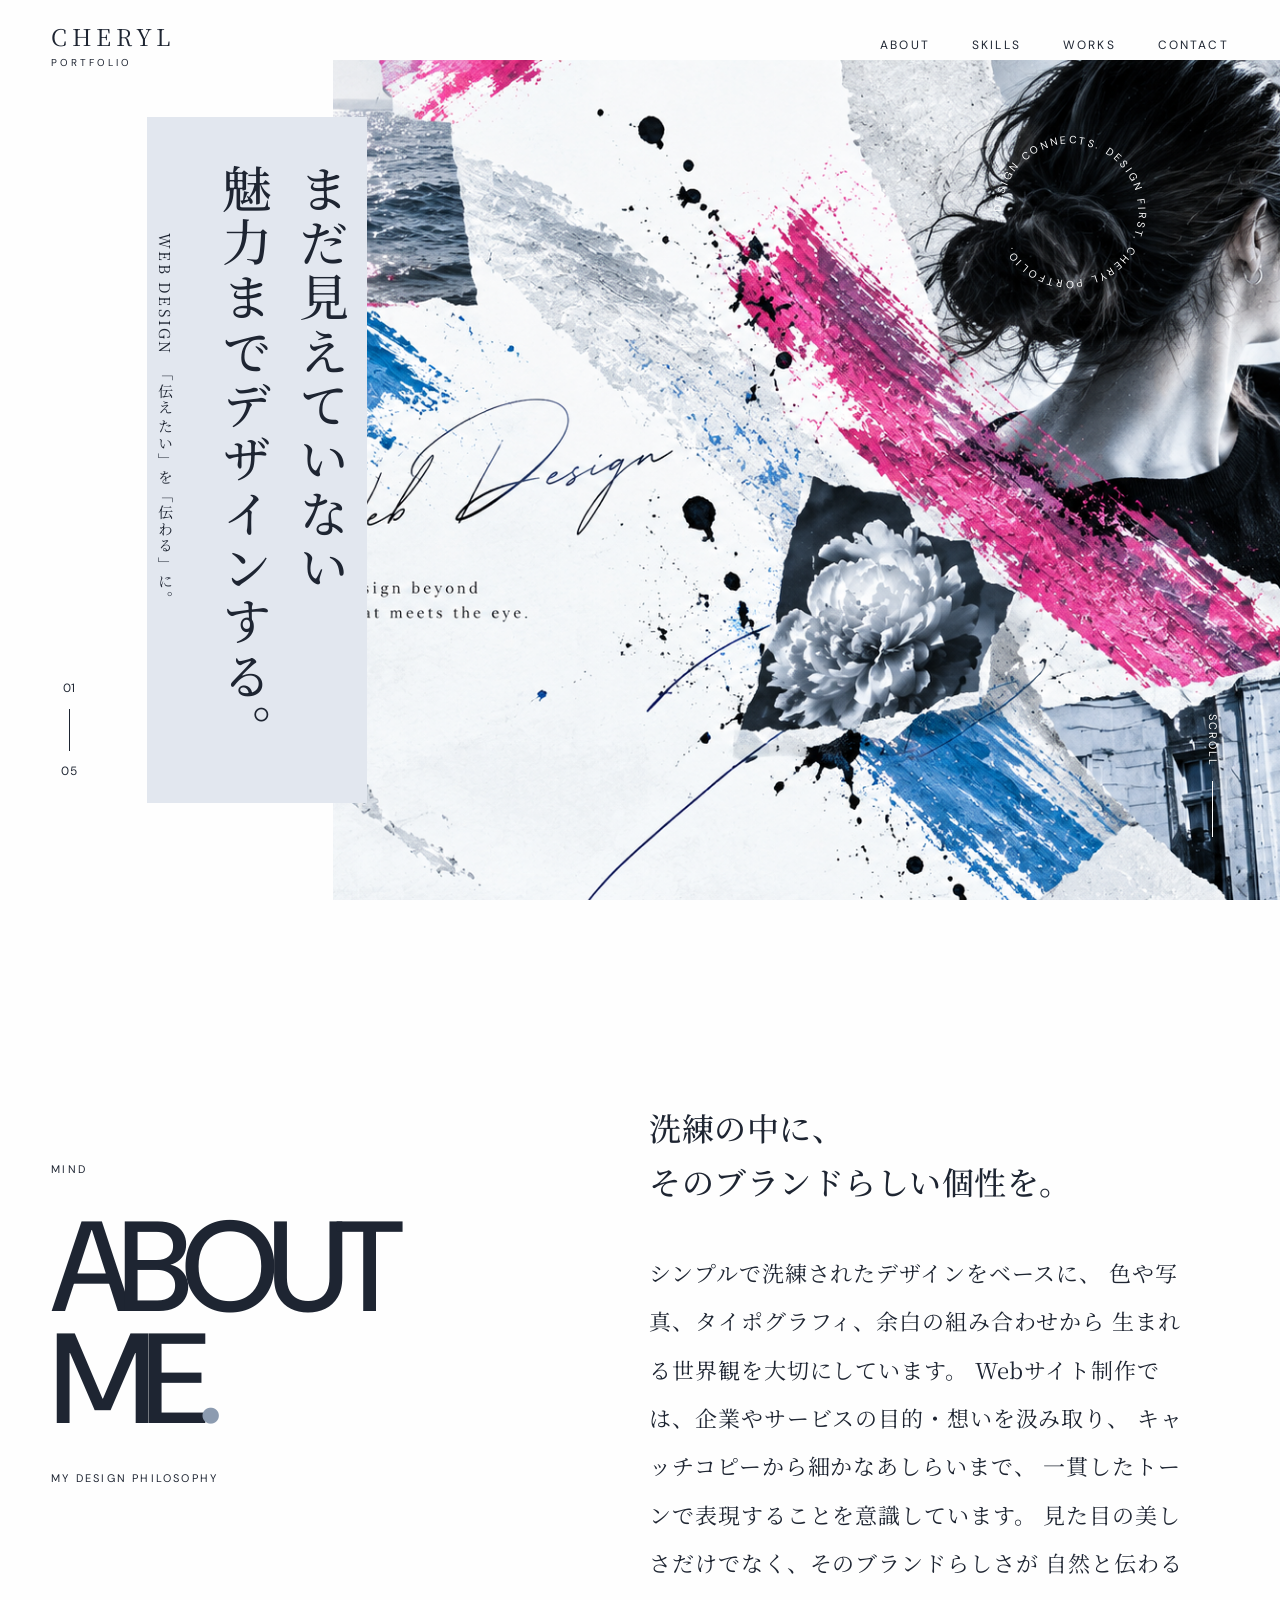
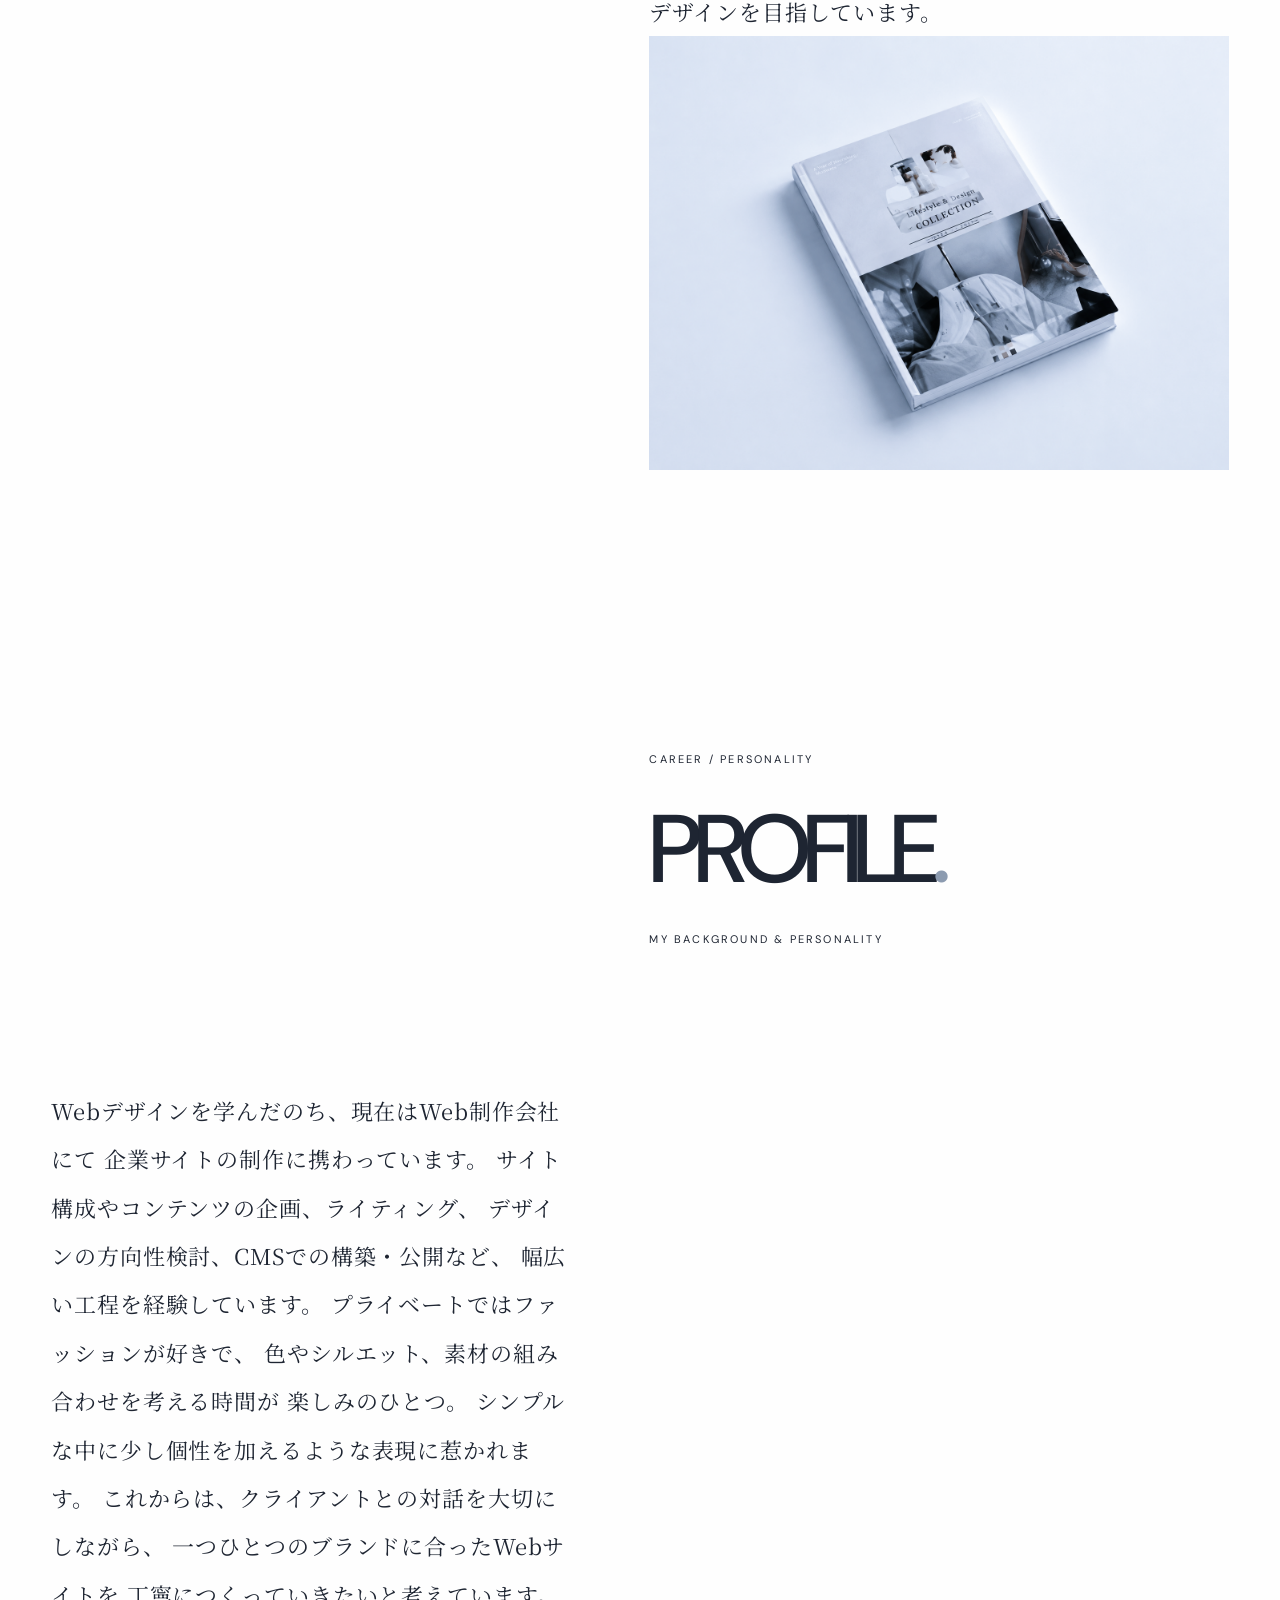
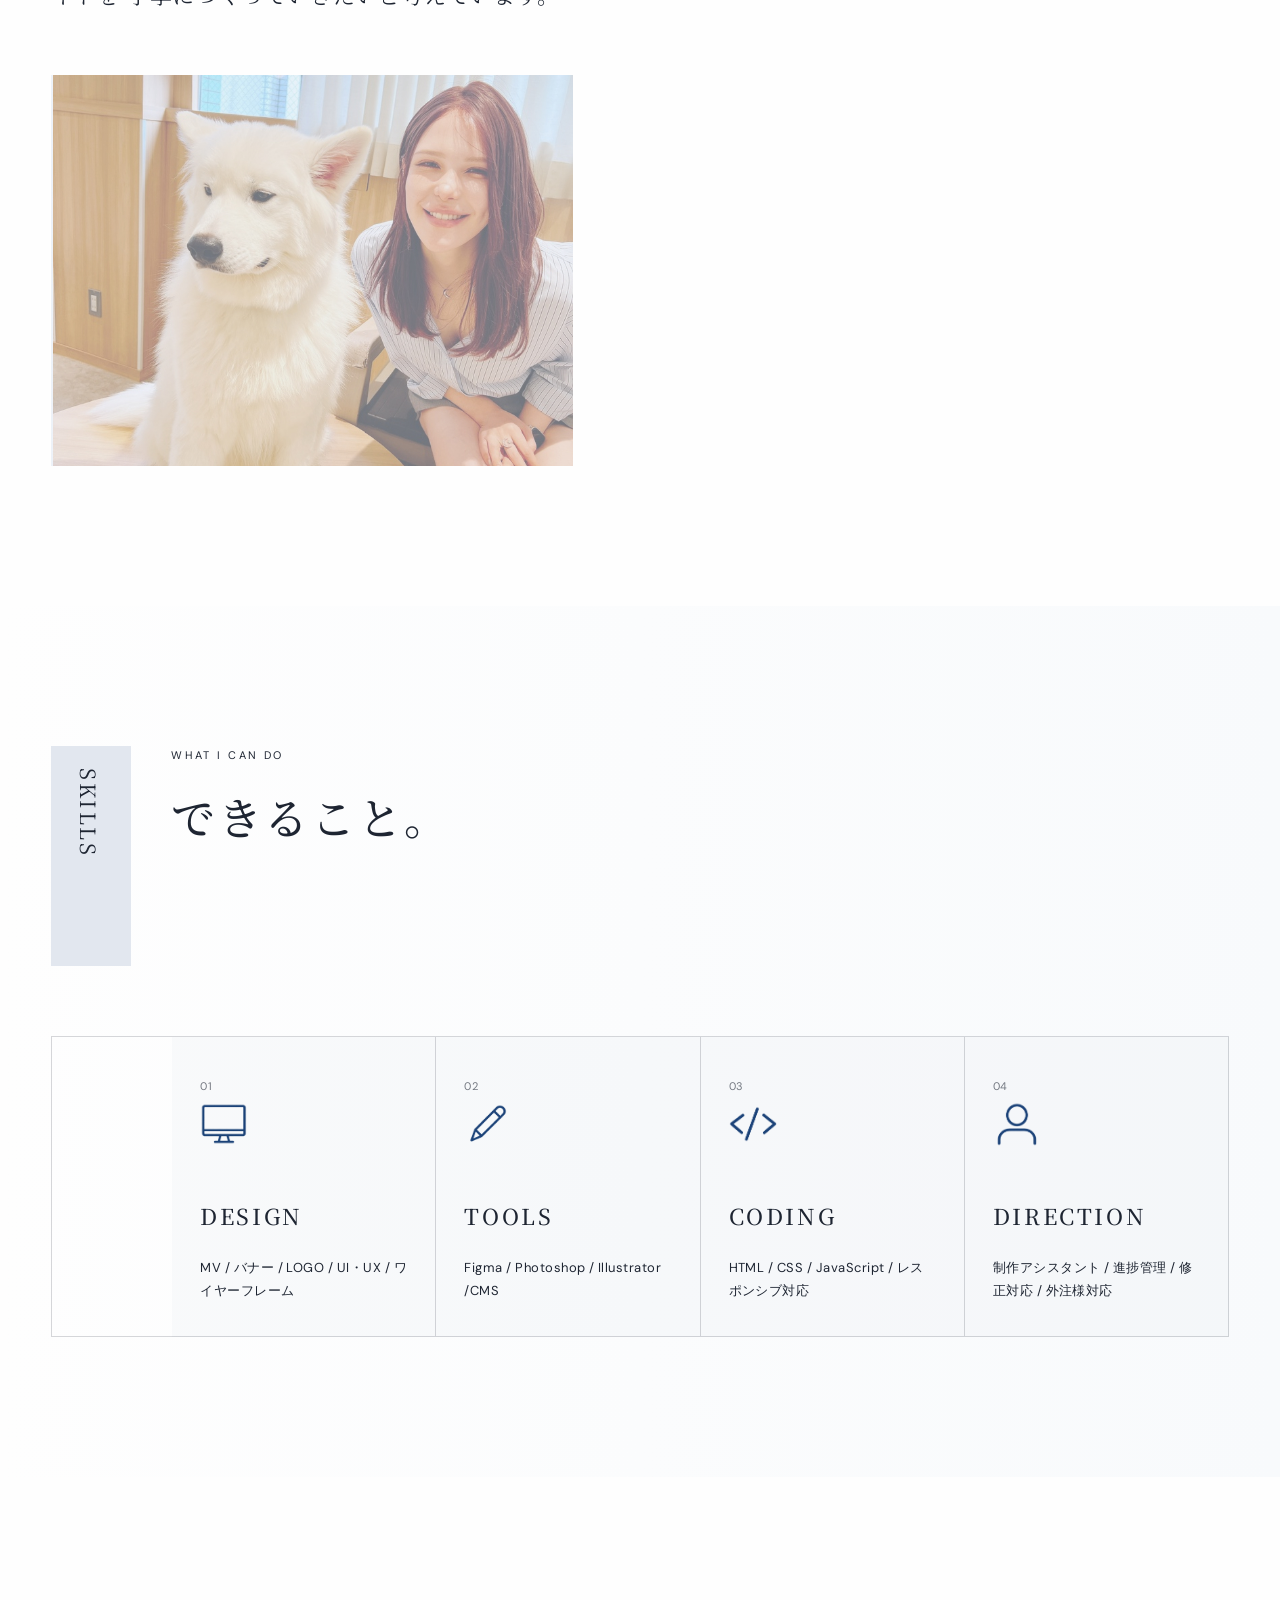
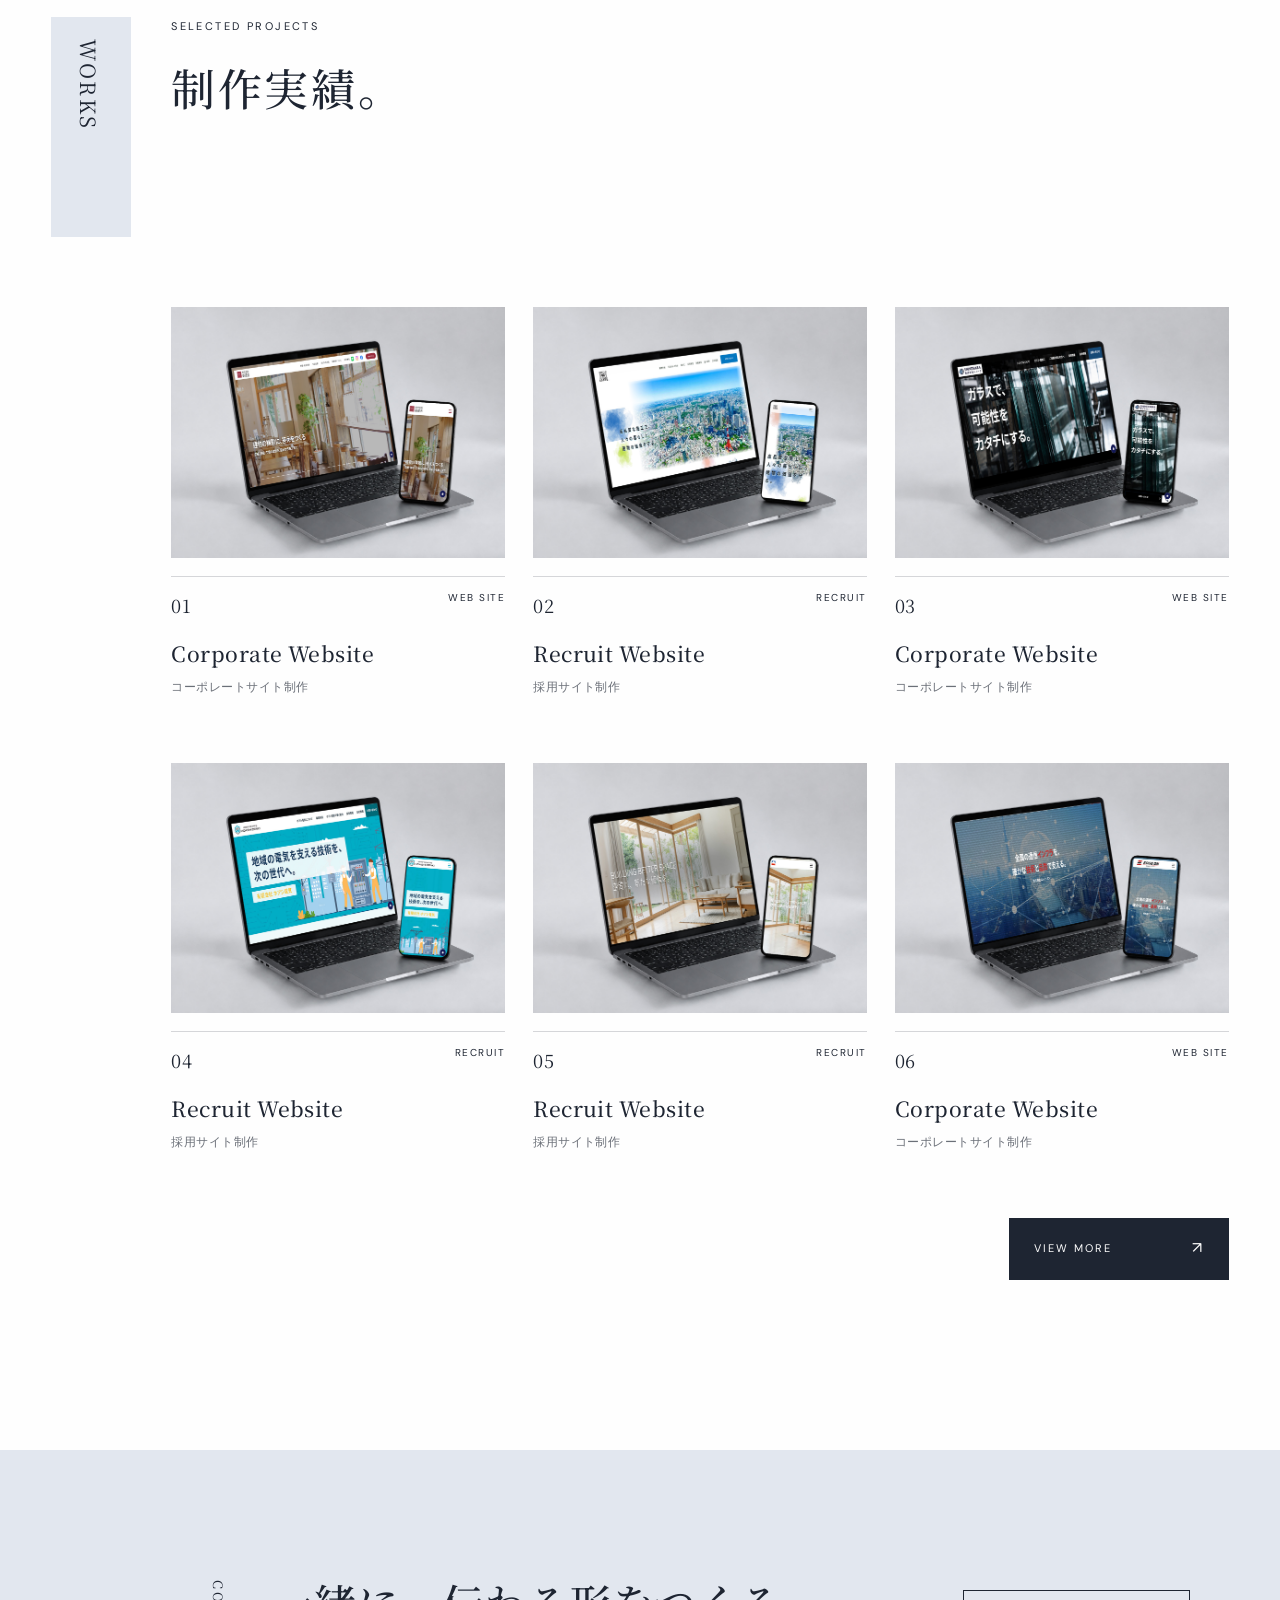
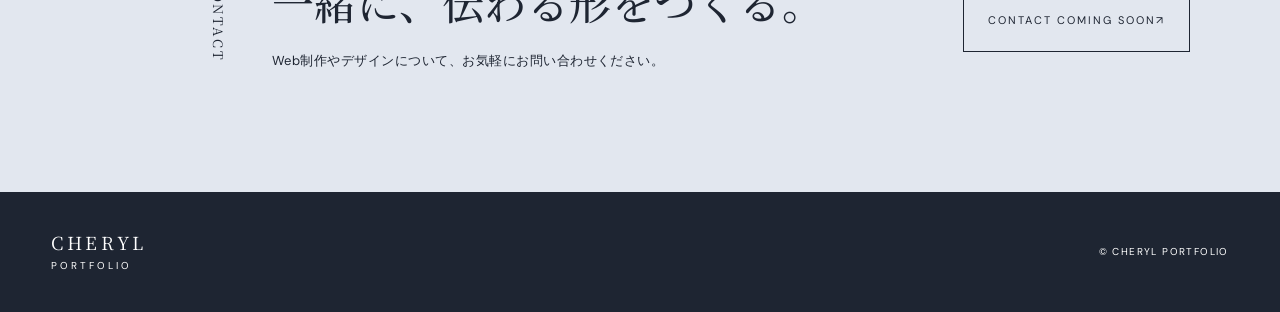
<file: index.html>
<!doctype html>
<html lang="ja">
<head>
  <meta charset="utf-8">
  <meta name="viewport" content="width=device-width, initial-scale=1">
  <title>CHERYL PORTFOLIO</title>
  <meta name="description" content="Webデザインを中心に、制作実績・スキル・プロフィールをご紹介するポートフォリオサイトです。">
  <link rel="preconnect" href="https://fonts.googleapis.com">
  <link rel="preconnect" href="https://fonts.gstatic.com" crossorigin>
  <link href="https://fonts.googleapis.com/css2?family=DM+Sans:wght@400;500;600&family=Noto+Serif+JP:wght@400;500;600&display=swap" rel="stylesheet">
  <link rel="stylesheet" href="style.css">
</head>
<body>
  <div class="loader" id="loader" aria-hidden="true">
    <div class="loader__inner">
      <p class="loader__brand">CHERYL<br><span>PORTFOLIO</span></p>
      <div class="loader__ring"></div>
      <p class="loader__text">LOADING...</p>
    </div>
  </div>

  <header class="header">
    <a href="#top" class="brand" aria-label="ページ上部へ">
      <span class="brand__main">CHERYL</span>
      <span class="brand__sub">PORTFOLIO</span>
    </a>
    <nav class="nav" aria-label="メインナビゲーション">
      <a href="#about">ABOUT</a>
      <a href="#skills">SKILLS</a>
      <a href="#works">WORKS</a>
      <a href="#contact">CONTACT</a>
    </nav>
  </header>

  <main>
  <section class="mv" id="top">
  <div class="mv__image-wrap">
    <img class="mv__image" src="assets/images/mainMV2.png" alt="メインビジュアル">
  </div>

  <div class="mv__copy-panel">
    <p class="mv__eyebrow vertical-text">WEB DESIGN　「伝えたい」を「伝わる」に。</p>
    <h1 class="mv__title vertical-text">
      まだ見えていない<br>
      魅力までデザインする。
    </h1>
  </div>

  <div class="mv__circle" aria-hidden="true">
    <svg viewBox="0 0 200 200">
      <defs>
        <path id="circlePath"
          d="M100,100 m-72,0 a72,72 0 1,1 144,0 a72,72 0 1,1 -144,0"/>
      </defs>
      <text>
        <textPath href="#circlePath" startOffset="0%">
          DESIGN CONNECTS. DESIGN FIRST. CHERYL PORTFOLIO.
        </textPath>
      </text>
    </svg>
  </div>

  <div class="mv__index" aria-hidden="true">
    <span>01</span><i></i><span>05</span>
  </div>

  <a class="scroll" href="#about">SCROLL<span></span></a>
</section>
  <section class="section about about--editorial" id="about">
  <div class="about-editorial">

    <!-- 左：大きなタイポグラフィ -->
    <div class="about-editorial__heading">
      <p class="about-editorial__label">MIND</p>
      <h2 class="about-editorial__title">
        ABOUT<br>ME<span class="about-editorial__dot">.</span>
      </h2>
      <p class="about-editorial__sub">MY DESIGN PHILOSOPHY</p>
    </div>

    <div class="about-editorial__content">
      <h3>
        洗練の中に、<br>
        そのブランドらしい個性を。
      </h3>

      <p class="about-editorial__description">
        シンプルで洗練されたデザインをベースに、
        色や写真、タイポグラフィ、余白の組み合わせから
        生まれる世界観を大切にしています。
        Webサイト制作では、企業やサービスの目的・想いを汲み取り、
        キャッチコピーから細かなあしらいまで、
        一貫したトーンで表現することを意識しています。
        見た目の美しさだけでなく、そのブランドらしさが
        自然と伝わるデザインを目指しています。
      </p>
        
        <figure class="about__visual"><img src="assets/images/about.png" alt="プロフィールイメージ"></figure>
      </div>
      </div>
    </section>
    
<section class="section about profile-section" id="profile">
  <div class="profile-editorial">
    <!-- 右：大きなタイポグラフィ -->
    <div class="profile-editorial__heading">
      <p class="profile-section__label">
        CAREER / PERSONALITY
      </p>
      <h2 class="profile-section__title">
        PROFILE<span>.</span>
      </h2>
      <p class="profile-editorial__sub">
        MY BACKGROUND & PERSONALITY
      </p>
    </div>
    <div class="profile-editorial__content">
      <p class="lead">
        Webデザインを学んだのち、現在はWeb制作会社にて
        企業サイトの制作に携わっています。
        サイト構成やコンテンツの企画、ライティング、
        デザインの方向性検討、CMSでの構築・公開など、
        幅広い工程を経験しています。
        プライベートではファッションが好きで、
        色やシルエット、素材の組み合わせを考える時間が
        楽しみのひとつ。
        シンプルな中に少し個性を加えるような表現に惹かれます。
        これからは、クライアントとの対話を大切にしながら、
        一つひとつのブランドに合ったWebサイトを
        丁寧につくっていきたいと考えています。
      </p>

      <figure class="about__visual profile-editorial__image">
        <img src="assets/images/profile.jpg"
            alt="プロフィールイメージ">
      </figure>
    </div>

    

  </div>
</section>


    <section class="section skills" id="skills">
  <div class="section__head">
    <p class="section__label vertical-text">SKILLS</p>
    <div>
      <p class="section__kicker">WHAT I CAN DO</p>
      <h2>できること。</h2>
    </div>
  </div>

  <div class="skills__grid">

    <article class="skill-card">
      <span class="skill-card__no">01</span>
      <img
        class="skill-card__icon"
        src="assets/images/icons/skill-design.png"
        alt=""
      >
      <h3>DESIGN</h3>
      <p>MV / バナー / LOGO / UI・UX / ワイヤーフレーム</p>
    </article>

    <article class="skill-card">
      <span class="skill-card__no">02</span>
      <img
        class="skill-card__icon"
        src="assets/images/icons/skill-tools.png"
        alt=""
      >
      <h3>TOOLS</h3>
      <p>Figma / Photoshop / Illustrator /CMS</p>
    </article>

    <article class="skill-card">
      <span class="skill-card__no">03</span>
      <img
        class="skill-card__icon"
        src="assets/images/icons/skill-coding.png"
        alt=""
      >
      <h3>CODING</h3>
      <p>HTML / CSS / JavaScript / レスポンシブ対応</p>
    </article>

    <article class="skill-card">
      <span class="skill-card__no">04</span>
      <img
        class="skill-card__icon"
        src="assets/images/icons/skill-other.png"
        alt=""
      >
      <h3>DIRECTION</h3>
      <p>制作アシスタント / 進捗管理 / 修正対応 / 外注様対応</p>
    </article>

  </div>
</section>

    <section class="section works" id="works">
      <div class="section__head">
        <p class="section__label vertical-text">WORKS</p>
        <div><p class="section__kicker">SELECTED PROJECTS</p><h2>制作実績。</h2></div>
      </div>
      <div class="works__grid">
        <a class="work-card" href="works/project-soukensya.html"><figure><img src="assets/images/works/soukensya/works_soukensya.jpg" alt="制作実績1"></figure><div class="work-card__meta"><span>01</span><small>WEB SITE</small></div><h3>Corporate Website</h3><p>コーポレートサイト制作</p></a>
        <a class="work-card" href="works/project-soshu.html"><figure><img src="assets/images/works/soshu/works-soshu.jpg" alt="制作実績2"></figure><div class="work-card__meta"><span>02</span><small>RECRUIT</small></div><h3>Recruit Website</h3><p>採用サイト制作</p></a>
        <a class="work-card" href="works/project-shinohara.html"><figure><img src="assets/images/works/shinohara/works-shinohara.jpg" alt="制作実績3"></figure><div class="work-card__meta"><span>03</span><small>WEB SITE</small></div><h3>Corporate Website</h3><p>コーポレートサイト制作</p></a>
        <a class="work-card" href="works/project-hoashi.html"><figure><img src="assets/images/works/hoashi/works-hoashi.jpg" alt="制作実績4"></figure><div class="work-card__meta"><span>04</span><small>RECRUIT</small></div><h3>Recruit Website</h3><p>採用サイト制作</p></a>
        <a class="work-card" href="works/project-legolith.html"><figure><img src="assets/images/works/legolith/works-legolith.jpg" alt="制作実績5"></figure><div class="work-card__meta"><span>05</span><small>RECRUIT</small></div><h3>Recruit Website</h3><p>採用サイト制作</p></a>
        <a class="work-card" href="works/project-edge.html"><figure><img src="assets/images/works/edge/works-edge.jpg" alt="制作実績6"></figure><div class="work-card__meta"><span>06</span><small>WEB SITE</small></div><h3>Corporate Website</h3><p>コーポレートサイト制作</p></a>
      </div>
    <div class="works__more">
      <a class="works__button" href="works.html">
      VIEW MORE
      <span>↗</span>
      </a>
    </div>
    </section>

    <section class="contact" id="contact">
      <div class="contact__inner">
        <p class="contact__label">CONTACT</p>
        <div><h2>一緒に、伝わる形をつくる。</h2><p>Web制作やデザインについて、お気軽にお問い合わせください。</p></div>
        <a class="contact__button" href="mailto:yourmail@example.com">CONTACT COMING SOON <span>↗</span></a>
      </div>
    </section>
  </main>

  <footer class="footer">
    <a href="#top" class="brand brand--footer"><span class="brand__main">CHERYL</span><span class="brand__sub">PORTFOLIO</span></a>
    <p>© CHERYL PORTFOLIO</p>
  </footer>

  <script src="script.js"></script>
</body>
</html>
</file>
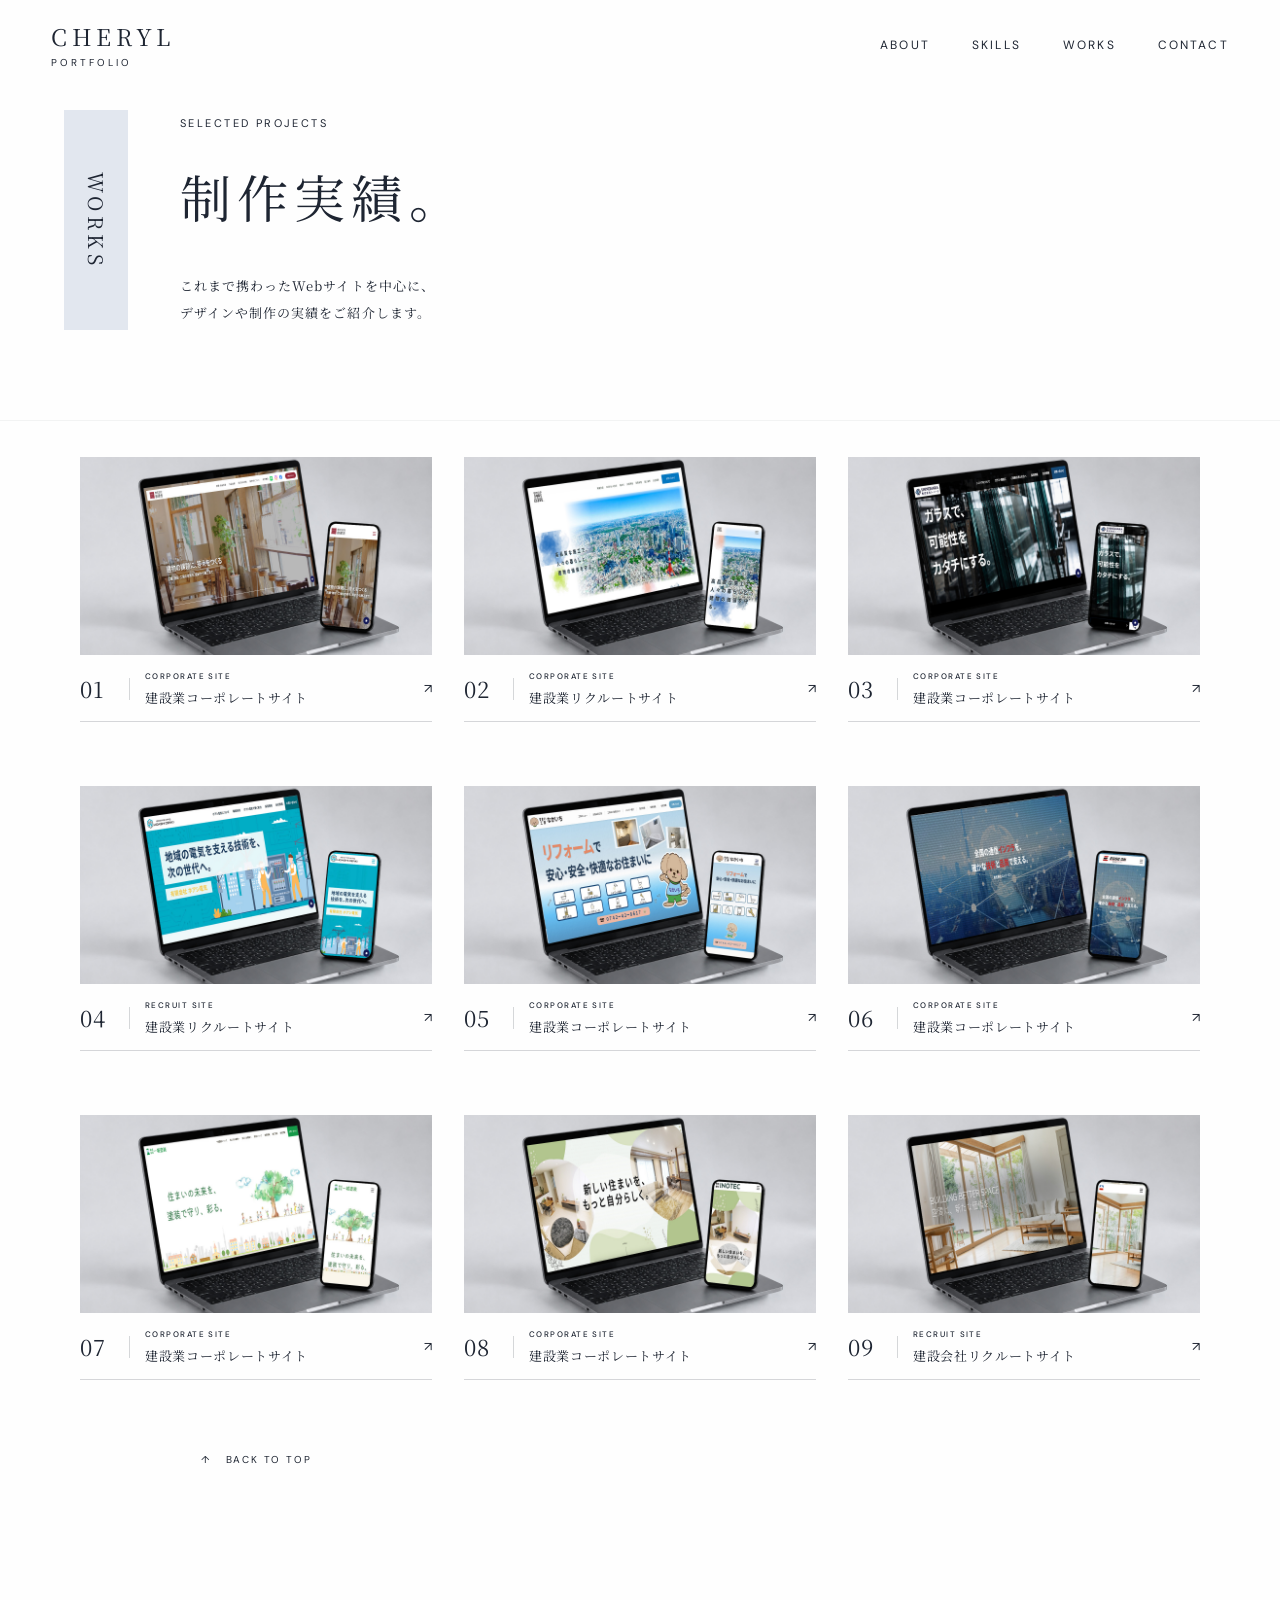
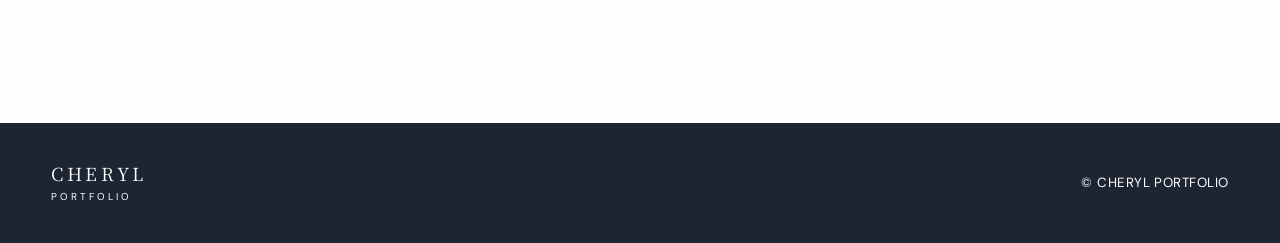
<file: works.html>
<!doctype html>
<html lang="ja">
<head>
    <meta charset="utf-8">
    <meta name="viewport" content="width=device-width, initial-scale=1">
    <title>WORKS | CHERYL PORTFOLIO</title>
    <link rel="preconnect" href="https://fonts.googleapis.com">
    <link rel="preconnect" href="https://fonts.gstatic.com" crossorigin>
    <link href="https://fonts.googleapis.com/css2?family=DM+Sans:wght@400;500;600&family=Noto+Serif+JP:wght@400;500;600&display=swap" rel="stylesheet">
    <link rel="stylesheet" href="style.css">
</head>
<body>
<!-- HEADER -->
<header class="header works-page__header">
    <a class="brand" href="index.html">
    <span class="brand__main">CHERYL</span>
    <span class="brand__sub">PORTFOLIO</span></a>

    <nav class="nav">
        <a href="index.html#about">ABOUT</a>
        <a href="index.html#skills">SKILLS</a>
        <a href="works.html">WORKS</a>
        <a href="index.html#contact">CONTACT</a>
    </nav>
</header>
<main class="works-page">
<!-- ========================================
PAGE TITLE
========================================= -->
<section class="works-page__intro">

<div class="works-page__title-label">
    <span>WORKS</span>
</div>

<div class="works-page__title-content">
    <p class="section__kicker">
    SELECTED PROJECTS
    </p>
    <h1>
        制作実績。
    </h1>
    <p class="works-page__lead">
        これまで携わったWebサイトを中心に、<br>
        デザインや制作の実績をご紹介します。
    </p>
</div>
</section>
<!-- ========================================
PROJECT LIST
========================================= -->
<section class="works-archive">
<div class="works-archive__grid">

    <!-- 01 -->
    <a class="archive-card" href="works/project-soukensya.html">
    <figure class="archive-card__image">
        <img
        src="assets/images/works/soukensya/works_soukensya.jpg"
        alt="創建舎">
    </figure>
    <div class="archive-card__info">
        <span class="archive-card__number">
            01
        </span>
        <div class="archive-card__text">
        <span class="archive-card__category">
            CORPORATE SITE
        </span>
        <h2>
            建設業コーポレートサイト
        </h2>
        </div>
        <span class="archive-card__arrow">
            ↗
        </span>
        </div>
    </a>

    <!-- 02 -->
    <a class="archive-card" href="works/project-soshu.html">
    <figure class="archive-card__image">
        <img
        src="assets/images/works/soshu/works-soshu.jpg"
        alt="SOSHU">
    </figure>
    <div class="archive-card__info">
        <span class="archive-card__number">
            02
        </span>
        <div class="archive-card__text">
        <span class="archive-card__category">
            CORPORATE SITE
        </span>
        <h2>
            建設業リクルートサイト
        </h2>
        </div>
        <span class="archive-card__arrow">
            ↗
        </span>
        </div>
    </a>
    <!-- 03 -->
    <a class="archive-card" href="works/project-shinohara.html">
    <figure class="archive-card__image">
        <img
        src="assets/images/works/shinohara/works-shinohara.jpg"
        alt="shinohara">
    </figure>
    <div class="archive-card__info">
        <span class="archive-card__number">
            03
        </span>
        <div class="archive-card__text">
        <span class="archive-card__category">
            CORPORATE SITE
        </span>
        <h2>
            建設業コーポレートサイト
        </h2>
        </div>
        <span class="archive-card__arrow">
            ↗
        </span>
        </div>
    </a>
    <!-- 04 -->
    <a class="archive-card" href="works/project-hoashi.html">
    <figure class="archive-card__image">
        <img
        src="assets/images/works/hoashi/works-hoashi.jpg"
        alt="hoashi">
    </figure>
    <div class="archive-card__info">
        <span class="archive-card__number">
            04
        </span>
        <div class="archive-card__text">
        <span class="archive-card__category">
            RECRUIT SITE
        </span>
        <h2>
            建設業リクルートサイト
        </h2>
        </div>
        <span class="archive-card__arrow">
            ↗
        </span>
        </div>
    </a>
    <!-- 05 -->
    <a class="archive-card" href="works/project-nakaichi.html">
    <figure class="archive-card__image">
        <img
        src="assets/images/works/nakaichi/works-nakaichi.jpg"
        alt="nakaichi">
    </figure>
    <div class="archive-card__info">
        <span class="archive-card__number">
            05
        </span>
        <div class="archive-card__text">
        <span class="archive-card__category">
            CORPORATE SITE
        </span>
        <h2>
            建設業コーポレートサイト
        </h2>
        </div>
        <span class="archive-card__arrow">
            ↗
        </span>
        </div>
    </a>
    <!-- 06 -->
    <a class="archive-card" href="works/project-edge.html">
    <figure class="archive-card__image">
        <img
        src="assets/images/works/edge/works-edge.jpg"
        alt="edge">
    </figure>
    <div class="archive-card__info">
        <span class="archive-card__number">
            06
        </span>
        <div class="archive-card__text">
        <span class="archive-card__category">
            CORPORATE SITE
        </span>
        <h2>
            建設業コーポレートサイト
        </h2>
        </div>
        <span class="archive-card__arrow">
            ↗
        </span>
        </div>

    </a>
    <!-- 07 -->
    <a class="archive-card" href="works/project-ichijyou.html">
    <figure class="archive-card__image">
        <img
        src="assets/images/works/ichijyou/works-ichjyou.jpg"
        alt="制作実績07">
    </figure>
    <div class="archive-card__info">

        <span class="archive-card__number">
            07
        </span>
        <div class="archive-card__text">
        <span class="archive-card__category">
            CORPORATE SITE
        </span>
        <h2>
            建設業コーポレートサイト
        </h2>
        </div>
        <span class="archive-card__arrow">
            ↗
        </span>
        </div>
    </a>
    <!-- 08 -->
    <a class="archive-card" href="works/project-inotec.html">
    <figure class="archive-card__image">
        <img
        src="assets/images/works/inotec/works-inotec.jpg"
        alt="制作実績08">
    </figure>
    <div class="archive-card__info">
        <span class="archive-card__number">
            08
        </span>
        <div class="archive-card__text">
        <span class="archive-card__category">
            CORPORATE SITE
        </span>
        <h2>
            建設業コーポレートサイト
        </h2>
        </div>
        <span class="archive-card__arrow">
            ↗
        </span>
        </div>
    </a>
    <!-- 09 -->
    <a class="archive-card" href="works/project-legolith.html">
    <figure class="archive-card__image">
        <img
        src="assets/images/works/legolith/works-legolith.jpg"
        alt="制作実績09">
    </figure>
    <div class="archive-card__info">
        <span class="archive-card__number">
            09
        </span>
        <div class="archive-card__text">
        <span class="archive-card__category">
            RECRUIT SITE
        </span>
        <h2>
            建設会社リクルートサイト
        </h2>
        </div>
        <span class="archive-card__arrow">
            ↗
        </span>
        </div>
    </a>
    <!-- 10 -->
    <!-- <a class="archive-card" href="works/project-template.html">
    <figure class="archive-card__image">
        <img
        src="assets/projects/archive/work-10.svg"
        alt="制作実績10">
    </figure>
    <div class="archive-card__info">
        <span class="archive-card__number">
            10
        </span>
        <div class="archive-card__text">
        <span class="archive-card__category">
            SERVICE SITE
        </span>
        <h2>
            PROJECT NAME
        </h2>
        </div>
        <span class="archive-card__arrow">
            ↗
        </span>
        </div>
    </a> -->
    <!-- 11 -->
    <!-- <a class="archive-card" href="works/project-template.html">
    <figure class="archive-card__image">
        <img
        src="assets/projects/archive/work-11.svg"
        alt="制作実績11">
    </figure>
    <div class="archive-card__info">
        <span class="archive-card__number">
            11
        </span>
        <div class="archive-card__text">
        <span class="archive-card__category">
            LANDING PAGE
        </span>
        <h2>
            PROJECT NAME
        </h2>
        </div>
        <span class="archive-card__arrow">
            ↗
        </span>
        </div>
    </a> -->
    <!-- 12 -->
    <!-- <a class="archive-card" href="works/project-template.html">
    <figure class="archive-card__image">
        <img
        src="assets/projects/archive/work-12.svg"
        alt="制作実績12">
    </figure>
    <div class="archive-card__info">
        <span class="archive-card__number">
            12
        </span>
        <div class="archive-card__text">
        <span class="archive-card__category">
            CORPORATE SITE
        </span>
        <h2>
            PROJECT NAME
        </h2>
        </div>
        <span class="archive-card__arrow">
            ↗
        </span>
        </div>
    </a>
</div>
</section> -->

    <!-- BACK -->
    <div class="works-page__back">
    <a href="index.html#works">
        <span>↑</span>
        BACK TO TOP
    </a>
    </div>
</main>
<footer class="footer">
    <div class="brand brand--footer">
    <span class="brand__main">CHERYL</span>
    <span class="brand__sub">PORTFOLIO</span>
    </div>
    <small>
    © CHERYL PORTFOLIO
    </small>
</footer>

</body>
</html>
</file>
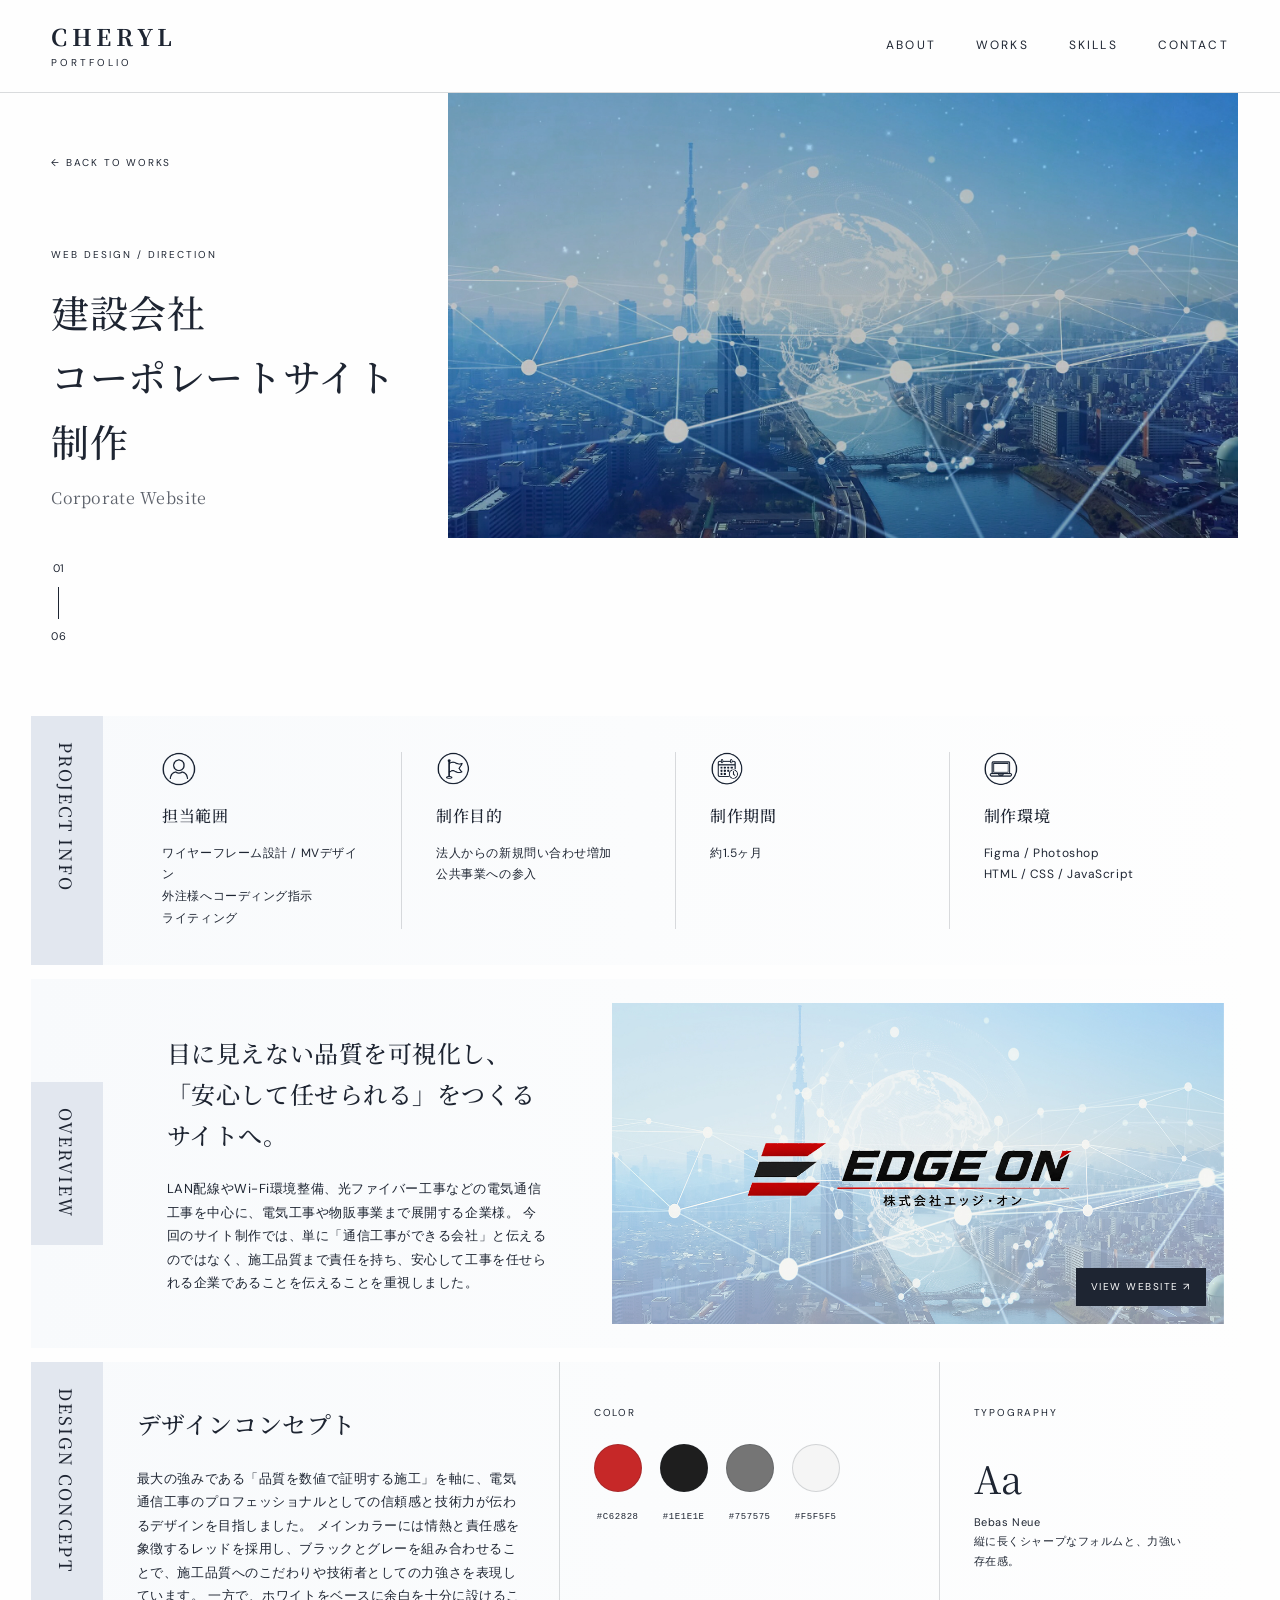
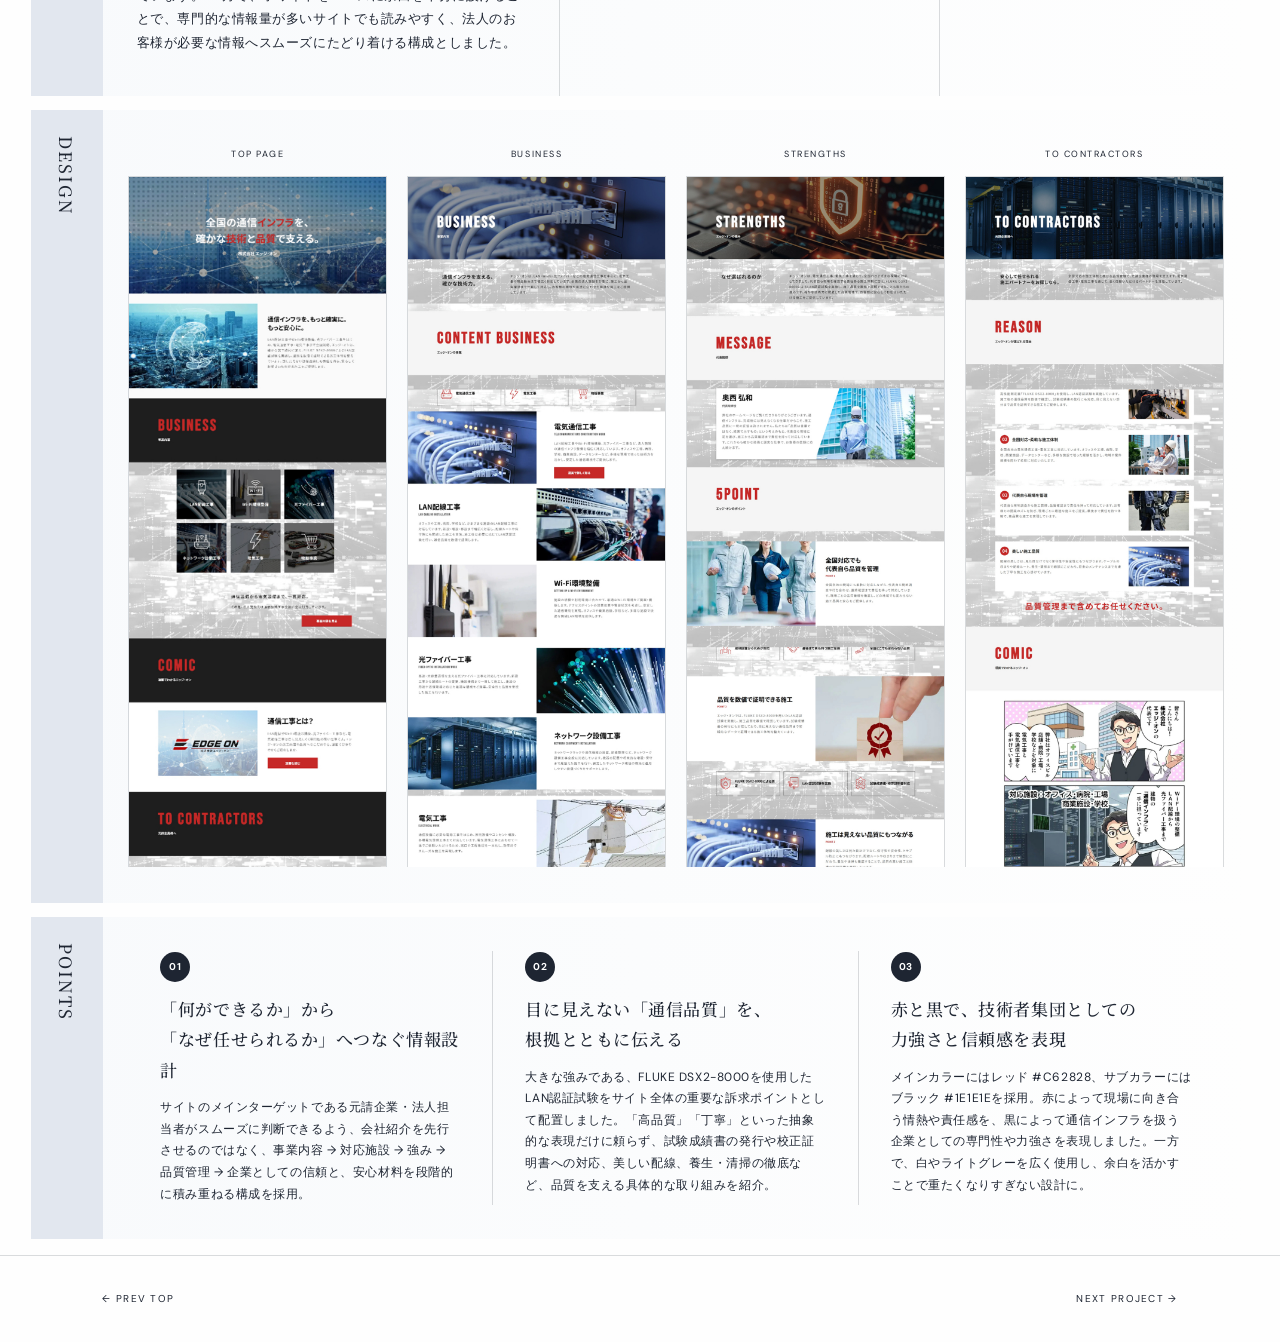
<file: works/project-edge.html>
<!doctype html>
<html lang="ja">
<head>
<meta charset="utf-8">
<meta name="viewport" content="width=device-width,initial-scale=1">
<title>建設業Webサイト｜CHERYL PORTFOLIO</title>
<meta name="description" content="CHERYL PORTFOLIO 制作実績詳細">
<link rel="preconnect" href="https://fonts.googleapis.com">
<link rel="preconnect" href="https://fonts.gstatic.com" crossorigin>
<link href="https://fonts.googleapis.com/css2?family=DM+Sans:wght@400;500;600&family=Noto+Serif+JP:wght@400;500;600&display=swap" rel="stylesheet">
<link rel="stylesheet" href="../project.css">
</head>
<body>
<header class="project-header">
  <a class="brand" href="../index.html"><strong>CHERYL</strong><span>PORTFOLIO</span></a>
  <nav>
    <a href="../index.html#about">ABOUT</a><a href="../index.html#works">WORKS</a>
    <a href="../index.html#skills">SKILLS</a><a href="../index.html#contact">CONTACT</a>
  </nav>
</header>

<main>
<section class="project-hero">
  <div class="project-hero__copy">
    <a class="back" href="../index.html#works">← BACK TO WORKS</a>
    <p class="category">WEB DESIGN / DIRECTION</p>
    <h1>建設会社<br>コーポレートサイト制作</h1>
    <p class="en">Corporate Website</p>
    <div class="counter"><span>01</span><i></i><span>06</span></div>
  </div>
  <figure class="project-hero__visual">
    <!-- 差し替え：assets/images/projects/sample/hero.svg -->
    <img src="../assets/images/works/edge/edge-mv.jpg" alt="建設業コーポレートサイト">
  </figure>
</section>

<section class="band project-info">
  <h2 class="vertical-label">PROJECT INFO</h2>
  <div class="info-grid">
    <article><img class="info-icon" src="../assets/images/icons/role.png" alt=""><h3>担当範囲</h3><p>ワイヤーフレーム設計 / MVデザイン<br>外注様へコーディング指示<br>ライティング</p></article>
    <article><img class="info-icon" src="../assets/images/icons/purpose.png" alt=""><h3>制作目的</h3><p>法人からの新規問い合わせ増加<br>公共事業への参入</p></article>
    <article><img class="info-icon" src="../assets/images/icons/period.png" alt=""><h3>制作期間</h3><p>約1.5ヶ月</p></article>
    <article><img class="info-icon" src="../assets/images/icons/tools.png" alt=""><h3>制作環境</h3><p>Figma / Photoshop<br>HTML / CSS / JavaScript</p></article>
  </div>
</section>

<section class="band overview">
  <h2 class="vertical-label">OVERVIEW</h2>
  <div class="overview__text">
    <h3>目に見えない品質を可視化し、<br>「安心して任せられる」をつくるサイトへ。</h3>
    <p>LAN配線やWi-Fi環境整備、光ファイバー工事などの電気通信工事を中心に、電気工事や物販事業まで展開する企業様。
      今回のサイト制作では、単に「通信工事ができる会社」と伝えるのではなく、施工品質まで責任を持ち、安心して工事を任せられる企業であることを伝えることを重視しました。</p>
  </div>
  <!-- hrefを実際の公開サイトURLに変更。画像全体がリンクになります -->
  <a class="overview__link" href="https://www.edge-on52.com/" target="_blank" rel="noopener noreferrer" aria-label="実際のサイトを見る">
    <img src="../assets/images/works/edge/OGP.jpg" alt="サイトプレビュー">
    <!-- <span>VIEW WEBSITE ↗</span> -->
    <span>VIEW WEBSITE ↗</span>
  </a>
</section>

<section class="band concept">
  <h2 class="vertical-label">DESIGN CONCEPT</h2>
  <div class="concept__copy">
    <h3>デザインコンセプト</h3>
    <p>最大の強みである「品質を数値で証明する施工」を軸に、電気通信工事のプロフェッショナルとしての信頼感と技術力が伝わるデザインを目指しました。
      メインカラーには情熱と責任感を象徴するレッドを採用し、ブラックとグレーを組み合わせることで、施工品質へのこだわりや技術者としての力強さを表現しています。
      一方で、ホワイトをベースに余白を十分に設けることで、専門的な情報量が多いサイトでも読みやすく、法人のお客様が必要な情報へスムーズにたどり着ける構成としました。</p>
  </div>
  <div class="palette">
    <p class="mini-title">COLOR</p>
    <div class="color-list">
      <!-- ★ data-color に16進数を入れると円の色へ自動反映 -->
      <div class="color-chip" data-color="#C62828"><i></i><code>#C62828</code></div>
      <div class="color-chip" data-color="#1E1E1E"><i></i><code>#1E1E1E</code></div>
      <div class="color-chip" data-color="#757575"><i></i><code>#757575</code></div>
      <div class="color-chip" data-color="#F5F5F5"><i></i><code>#F5F5F5</code></div>
    </div>
  </div>
  <div class="typography">
    <p class="mini-title">TYPOGRAPHY</p><strong>Aa</strong><p>Bebas Neue<br>縦に長くシャープなフォルムと、力強い存在感。</p>
  </div>
</section>

<section class="band design">
  <h2 class="vertical-label">DESIGN</h2>
  <div class="design-grid">
    <figure><figcaption>TOP PAGE</figcaption><img src="../assets/images/works/edge/edge-top.jpg" alt="トップページ"></figure>
    <figure><figcaption>BUSINESS</figcaption><img src="../assets/images/works/edge/edge-business.jpg" alt="ABOUTページ"></figure>
    <figure><figcaption>STRENGTHS</figcaption><img src="../assets/images/works/edge/edge-strengths.jpg" alt="事業内容ページ"></figure>
    <figure><figcaption>TO CONTRACTORS</figcaption><img src="../assets/images/works/edge/edge-tocontractors.jpg" alt="元請業者様へページ"></figure>
  </div>
</section>

<section class="band points">
  <h2 class="vertical-label">POINTS</h2>
  <div class="points-grid">
    <article><b>01</b><h3>「何ができるか」から<br>「なぜ任せられるか」へつなぐ情報設計</h3><p>サイトのメインターゲットである元請企業・法人担当者がスムーズに判断できるよう、会社紹介を先行させるのではなく、事業内容 → 対応施設 → 強み → 品質管理 → 企業としての信頼と、安心材料を段階的に積み重ねる構成を採用。</p></article>
    <article><b>02</b><h3>目に見えない「通信品質」を、<br>根拠とともに伝える</h3><p>大きな強みである、FLUKE DSX2-8000を使用したLAN認証試験をサイト全体の重要な訴求ポイントとして配置しました。「高品質」「丁寧」といった抽象的な表現だけに頼らず、試験成績書の発行や校正証明書への対応、美しい配線、養生・清掃の徹底など、品質を支える具体的な取り組みを紹介。</p></article>
    <article><b>03</b><h3>赤と黒で、技術者集団としての<br>力強さと信頼感を表現</h3><p>メインカラーにはレッド #C62828、サブカラーにはブラック #1E1E1Eを採用。赤によって現場に向き合う情熱や責任感を、黒によって通信インフラを扱う企業としての専門性や力強さを表現しました。一方で、白やライトグレーを広く使用し、余白を活かすことで重たくなりすぎない設計に。</p></article>
  </div>
</section>

<nav class="project-pager">
  <a href="index.html">← PREV TOP</a>
  <a href="#">NEXT PROJECT →</a>
</nav>
</main>
<script src="../project.js"></script>
</body>
</html>
</file>
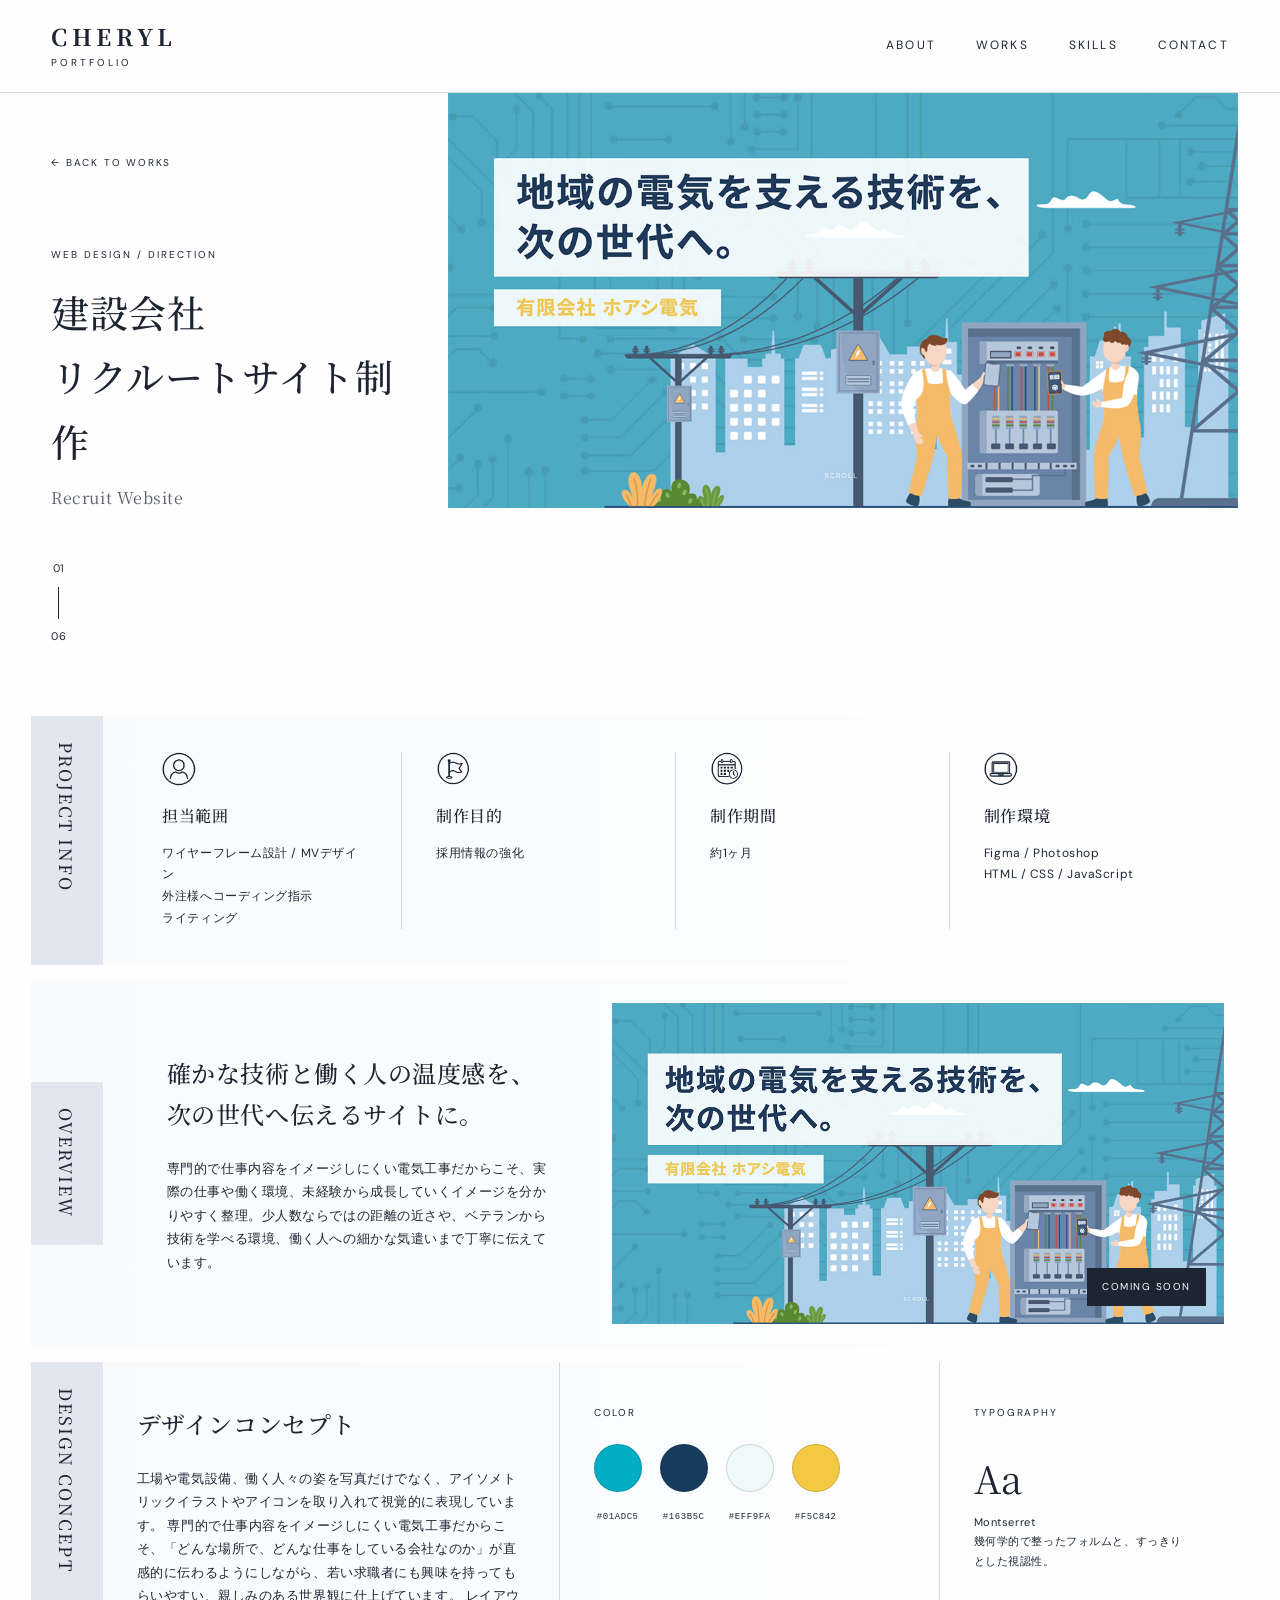
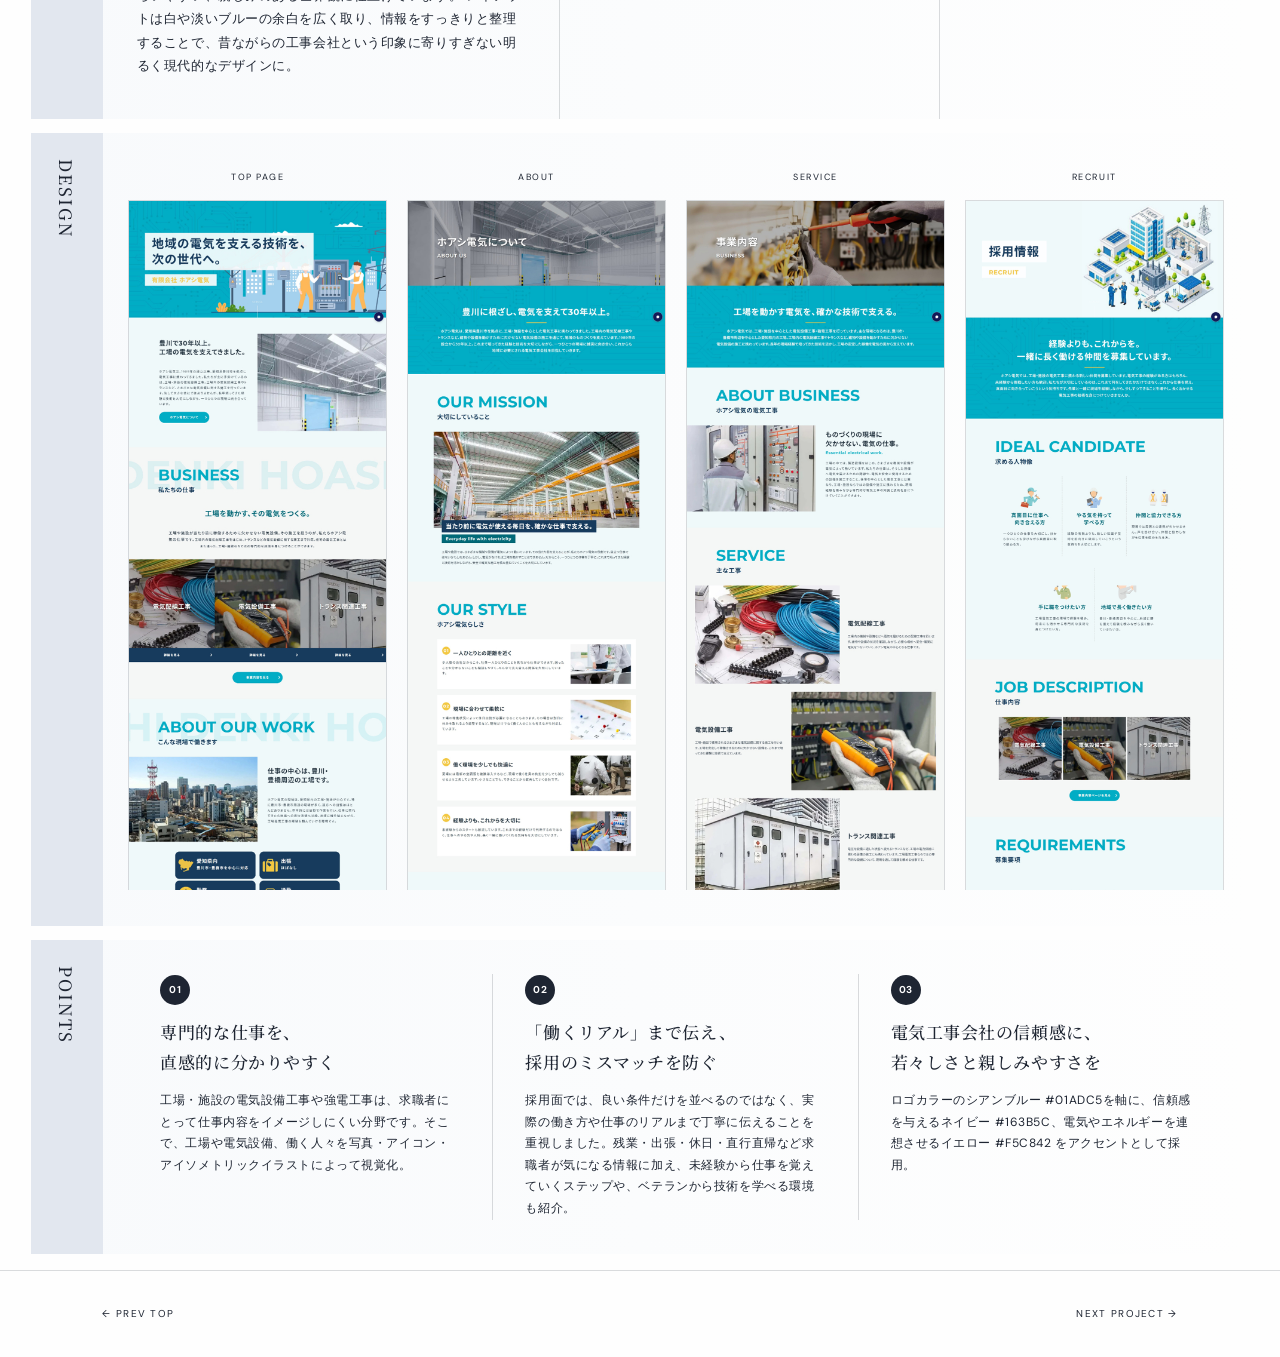
<file: works/project-hoashi.html>
<!doctype html>
<html lang="ja">
<head>
<meta charset="utf-8">
<meta name="viewport" content="width=device-width,initial-scale=1">
<title>建設業Webサイト｜CHERYL PORTFOLIO</title>
<meta name="description" content="CHERYL PORTFOLIO 制作実績詳細">
<link rel="preconnect" href="https://fonts.googleapis.com">
<link rel="preconnect" href="https://fonts.gstatic.com" crossorigin>
<link href="https://fonts.googleapis.com/css2?family=DM+Sans:wght@400;500;600&family=Noto+Serif+JP:wght@400;500;600&display=swap" rel="stylesheet">
<link rel="stylesheet" href="../project.css">
</head>
<body>
<header class="project-header">
  <a class="brand" href="../index.html"><strong>CHERYL</strong><span>PORTFOLIO</span></a>
  <nav>
    <a href="../index.html#about">ABOUT</a><a href="../index.html#works">WORKS</a>
    <a href="../index.html#skills">SKILLS</a><a href="../index.html#contact">CONTACT</a>
  </nav>
</header>

<main>
<section class="project-hero">
  <div class="project-hero__copy">
    <a class="back" href="../index.html#works">← BACK TO WORKS</a>
    <p class="category">WEB DESIGN / DIRECTION</p>
    <h1>建設会社<br>リクルートサイト制作</h1>
    <p class="en">Recruit Website</p>
    <div class="counter"><span>01</span><i></i><span>06</span></div>
  </div>
  <figure class="project-hero__visual">
    <!-- 差し替え：assets/images/projects/sample/hero.svg -->
    <img src="../assets/images/works/hoashi/hoashi-mv.jpg" alt="建設業リクルートサイト">
  </figure>
</section>

<section class="band project-info">
  <h2 class="vertical-label">PROJECT INFO</h2>
  <div class="info-grid">
    <article><img class="info-icon" src="../assets/images/icons/role.png" alt=""><h3>担当範囲</h3><p>ワイヤーフレーム設計 / MVデザイン<br>外注様へコーディング指示<br>ライティング</p></article>
    <article><img class="info-icon" src="../assets/images/icons/purpose.png" alt=""><h3>制作目的</h3><p>採用情報の強化</p></article>
    <article><img class="info-icon" src="../assets/images/icons/period.png" alt=""><h3>制作期間</h3><p>約1ヶ月</p></article>
    <article><img class="info-icon" src="../assets/images/icons/tools.png" alt=""><h3>制作環境</h3><p>Figma / Photoshop<br>HTML / CSS / JavaScript</p></article>
  </div>
</section>

<section class="band overview">
  <h2 class="vertical-label">OVERVIEW</h2>
  <div class="overview__text">
    <h3>確かな技術と働く人の温度感を、<br>次の世代へ伝えるサイトに。</h3>
    <p>専門的で仕事内容をイメージしにくい電気工事だからこそ、実際の仕事や働く環境、未経験から成長していくイメージを分かりやすく整理。少人数ならではの距離の近さや、ベテランから技術を学べる環境、働く人への細かな気遣いまで丁寧に伝えています。</p>
  </div>
  <!-- hrefを実際の公開サイトURLに変更。画像全体がリンクになります -->
  <a class="overview__link" href="#" target="_blank" rel="noopener noreferrer" aria-label="実際のサイトを見る">
    <img src="../assets/images/works/hoashi/OGP.jpg" alt="サイトプレビュー">
    <!-- <span>VIEW WEBSITE ↗</span> -->
    <span>COMING SOON</span>
  </a>
</section>

<section class="band concept">
  <h2 class="vertical-label">DESIGN CONCEPT</h2>
  <div class="concept__copy">
    <h3>デザインコンセプト</h3>
    <p>工場や電気設備、働く人々の姿を写真だけでなく、アイソメトリックイラストやアイコンを取り入れて視覚的に表現しています。
      専門的で仕事内容をイメージしにくい電気工事だからこそ、「どんな場所で、どんな仕事をしている会社なのか」が直感的に伝わるようにしながら、若い求職者にも興味を持ってもらいやすい、親しみのある世界観に仕上げています。
      レイアウトは白や淡いブルーの余白を広く取り、情報をすっきりと整理することで、昔ながらの工事会社という印象に寄りすぎない明るく現代的なデザインに。</p>
  </div>
  <div class="palette">
    <p class="mini-title">COLOR</p>
    <div class="color-list">
      <!-- ★ data-color に16進数を入れると円の色へ自動反映 -->
      <div class="color-chip" data-color="#01ADC5"><i></i><code>#01ADC5</code></div>
      <div class="color-chip" data-color="#163B5C"><i></i><code>#163B5C</code></div>
      <div class="color-chip" data-color="#EFF9FA"><i></i><code>#EFF9FA</code></div>
      <div class="color-chip" data-color="#F5C842"><i></i><code>#F5C842</code></div>
    </div>
  </div>
  <div class="typography">
    <p class="mini-title">TYPOGRAPHY</p><strong>Aa</strong><p>Montserret<br>幾何学的で整ったフォルムと、すっきりとした視認性。</p>
  </div>
</section>

<section class="band design">
  <h2 class="vertical-label">DESIGN</h2>
  <div class="design-grid">
    <figure><figcaption>TOP PAGE</figcaption><img src="../assets/images/works/hoashi/hoashi-top.jpg" alt="トップページ"></figure>
    <figure><figcaption>ABOUT</figcaption><img src="../assets/images/works/hoashi/hoashi-aboutus.jpg" alt="ABOUTページ"></figure>
    <figure><figcaption>SERVICE</figcaption><img src="../assets/images/works/hoashi/hoashi-business.jpg" alt="事業内容ページ"></figure>
    <figure><figcaption>RECRUIT</figcaption><img src="../assets/images/works/hoashi/hoashi-recruit.jpg" alt="採用ページ"></figure>
  </div>
</section>

<section class="band points">
  <h2 class="vertical-label">POINTS</h2>
  <div class="points-grid">
    <article><b>01</b><h3>専門的な仕事を、<br>直感的に分かりやすく</h3><p>工場・施設の電気設備工事や強電工事は、求職者にとって仕事内容をイメージしにくい分野です。そこで、工場や電気設備、働く人々を写真・アイコン・アイソメトリックイラストによって視覚化。</p></article>
    <article><b>02</b><h3>「働くリアル」まで伝え、<br>採用のミスマッチを防ぐ</h3><p>採用面では、良い条件だけを並べるのではなく、実際の働き方や仕事のリアルまで丁寧に伝えることを重視しました。残業・出張・休日・直行直帰など求職者が気になる情報に加え、未経験から仕事を覚えていくステップや、ベテランから技術を学べる環境も紹介。</p></article>
    <article><b>03</b><h3>電気工事会社の信頼感に、<br>若々しさと親しみやすさを</h3><p>ロゴカラーのシアンブルー #01ADC5を軸に、信頼感を与えるネイビー #163B5C、電気やエネルギーを連想させるイエロー #F5C842 をアクセントとして採用。</p></article>
  </div>
</section>

<nav class="project-pager">
  <a href="index.html">← PREV TOP</a>
  <a href="#">NEXT PROJECT →</a>
</nav>
</main>
<script src="../project.js"></script>
</body>
</html>
</file>
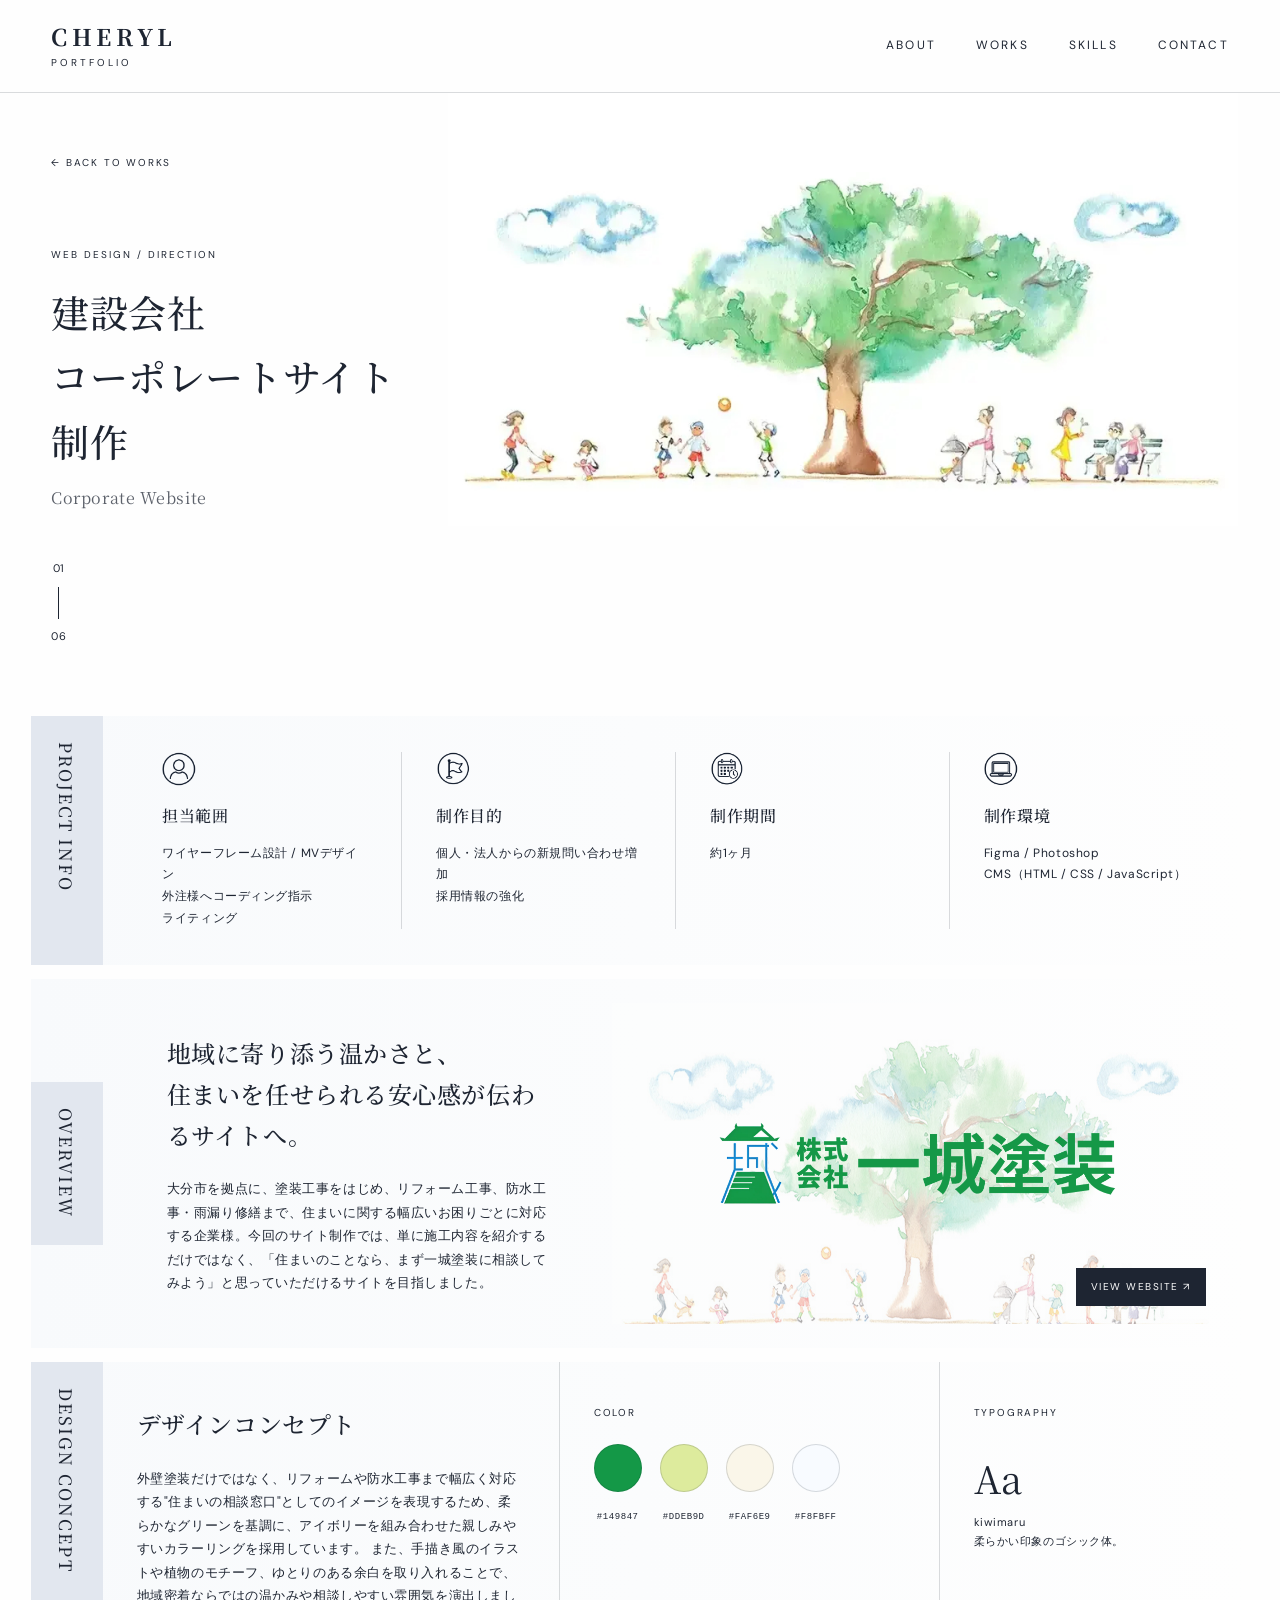
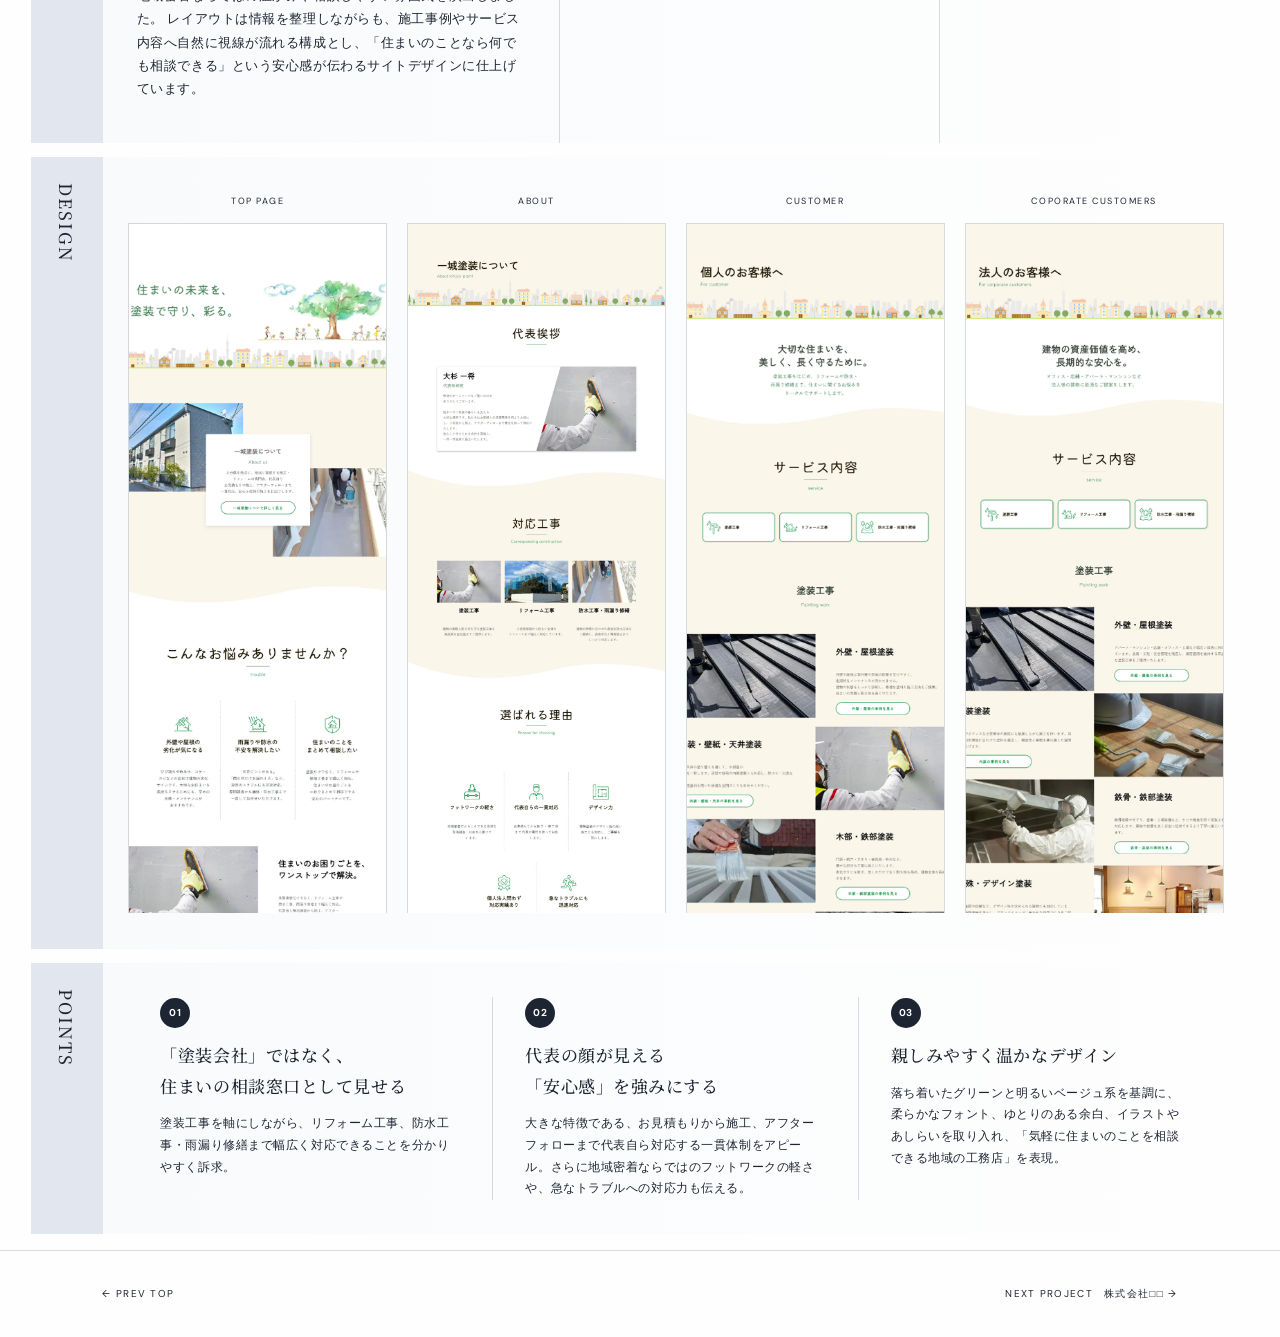
<file: works/project-ichijyou.html>
<!doctype html>
<html lang="ja">
<head>
<meta charset="utf-8">
<meta name="viewport" content="width=device-width,initial-scale=1">
<title>建設会社コーポレートサイト｜CHERYL PORTFOLIO</title>
<meta name="description" content="CHERYL PORTFOLIO 制作実績詳細">
<link rel="preconnect" href="https://fonts.googleapis.com">
<link rel="preconnect" href="https://fonts.gstatic.com" crossorigin>
<link href="https://fonts.googleapis.com/css2?family=DM+Sans:wght@400;500;600&family=Noto+Serif+JP:wght@400;500;600&display=swap" rel="stylesheet">
<link rel="stylesheet" href="../project.css">
</head>
<body>
<header class="project-header">
  <a class="brand" href="../index.html"><strong>CHERYL</strong><span>PORTFOLIO</span></a>
  <nav>
    <a href="../index.html#about">ABOUT</a><a href="../index.html#works">WORKS</a>
    <a href="../index.html#skills">SKILLS</a><a href="../index.html#contact">CONTACT</a>
  </nav>
</header>

<main>
<section class="project-hero">
  <div class="project-hero__copy">
    <a class="back" href="../index.html#works">← BACK TO WORKS</a>
    <p class="category">WEB DESIGN / DIRECTION</p>
    <h1>建設会社<br>コーポレートサイト制作</h1>
    <p class="en">Corporate Website</p>
    <div class="counter"><span>01</span><i></i><span>06</span></div>
  </div>
  <figure class="project-hero__visual">
    <!-- 差し替え：assets/images/projects/sample/hero.svg -->
    <img src="../assets/images/works/ichijyou/workshiro-ichijyou.jpg" alt="建設会社 コーポレートサイト">
  </figure>
</section>

<section class="band project-info">
  <h2 class="vertical-label">PROJECT INFO</h2>
  <div class="info-grid">
    <article><img class="info-icon" src="../assets/images/icons/role.png" alt=""><h3>担当範囲</h3><p>ワイヤーフレーム設計 / MVデザイン<br>外注様へコーディング指示<br>ライティング</p></article>
    <article><img class="info-icon" src="../assets/images/icons/purpose.png" alt=""><h3>制作目的</h3><p>個人・法人からの新規問い合わせ増加<br>採用情報の強化</p></article>
    <article><img class="info-icon" src="../assets/images/icons/period.png" alt=""><h3>制作期間</h3><p>約1ヶ月</p></article>
    <article><img class="info-icon" src="../assets/images/icons/tools.png" alt=""><h3>制作環境</h3><p>Figma / Photoshop<br>CMS（HTML / CSS / JavaScript）</p></article>
  </div>
</section>

<section class="band overview">
  <h2 class="vertical-label">OVERVIEW</h2>
  <div class="overview__text">
    <h3>地域に寄り添う温かさと、<br>住まいを任せられる安心感が伝わるサイトへ。</h3>
    <p>大分市を拠点に、塗装工事をはじめ、リフォーム工事、防水工事・雨漏り修繕まで、住まいに関する幅広いお困りごとに対応する企業様。今回のサイト制作では、単に施工内容を紹介するだけではなく、「住まいのことなら、まず一城塗装に相談してみよう」と思っていただけるサイトを目指しました。</p>
  </div>
  <!-- hrefを実際の公開サイトURLに変更。画像全体がリンクになります -->
  <a class="overview__link" href="https://www.ichijyo-paint.jp/" target="_blank" rel="noopener noreferrer" aria-label="実際のサイトを見る">
    <img src="../assets/images/works/ichijyou/OGP.png" alt="サイトプレビュー">
    <span>VIEW WEBSITE ↗</span>
  </a>
</section>

<section class="band concept">
  <h2 class="vertical-label">DESIGN CONCEPT</h2>
  <div class="concept__copy">
    <h3>デザインコンセプト</h3>
    <p>外壁塗装だけではなく、リフォームや防水工事まで幅広く対応する"住まいの相談窓口"としてのイメージを表現するため、柔らかなグリーンを基調に、アイボリーを組み合わせた親しみやすいカラーリングを採用しています。
また、手描き風のイラストや植物のモチーフ、ゆとりのある余白を取り入れることで、地域密着ならではの温かみや相談しやすい雰囲気を演出しました。
レイアウトは情報を整理しながらも、施工事例やサービス内容へ自然に視線が流れる構成とし、「住まいのことなら何でも相談できる」という安心感が伝わるサイトデザインに仕上げています。</p>
  </div>
  <div class="palette">
    <p class="mini-title">COLOR</p>
    <div class="color-list">
      <!-- ★ data-color に16進数を入れると円の色へ自動反映 -->
      <div class="color-chip" data-color="#149847"><i></i><code>#149847</code></div>
      <div class="color-chip" data-color="#DDEB9D"><i></i><code>#DDEB9D</code></div>
      <div class="color-chip" data-color="#FAF6E9"><i></i><code>#FAF6E9</code></div>
      <div class="color-chip" data-color="#F8FBFF"><i></i><code>#F8FBFF</code></div>
    </div>
  </div>
  <div class="typography">
    <p class="mini-title">TYPOGRAPHY</p><strong>Aa</strong><p>kiwimaru<br>柔らかい印象のゴシック体。</p>
  </div>
</section>

<section class="band design">
  <h2 class="vertical-label">DESIGN</h2>
  <div class="design-grid">
    <figure><figcaption>TOP PAGE</figcaption><img src="../assets/images/works/ichijyou/ichijyo-top.jpg" alt="トップページ"></figure>
    <figure><figcaption>ABOUT</figcaption><img src="../assets/images/works/ichijyou/ichijyo-about.jpg" alt="ABOUTページ"></figure>
    <figure><figcaption>CUSTOMER</figcaption><img src="../assets/images/works/ichijyou/ichijyo-customer.jpg" alt="事業内容ページ"></figure>
    <figure><figcaption>COPORATE CUSTOMERS</figcaption><img src="../assets/images/works/ichijyou/ichijyo-paint-corporatecustomers.jpg" alt="採用ページ"></figure>
  </div>
</section>

<section class="band points">
  <h2 class="vertical-label">POINTS</h2>
  <div class="points-grid">
    <article><b>01</b><h3>「塗装会社」ではなく、<br>住まいの相談窓口として見せる</h3><p>塗装工事を軸にしながら、リフォーム工事、防水工事・雨漏り修繕まで幅広く対応できることを分かりやすく訴求。</p></article>
    <article><b>02</b><h3>代表の顔が見える<br>「安心感」を強みにする</h3><p>大きな特徴である、お見積もりから施工、アフターフォローまで代表自ら対応する一貫体制をアピール。さらに地域密着ならではのフットワークの軽さや、急なトラブルへの対応力も伝える。</p></article>
    <article><b>03</b><h3>親しみやすく温かなデザイン</h3><p>落ち着いたグリーンと明るいベージュ系を基調に、柔らかなフォント、ゆとりのある余白、イラストやあしらいを取り入れ、「気軽に住まいのことを相談できる地域の工務店」を表現。</p></article>
  </div>
</section>

<nav class="project-pager">
  <a href="index.html">← PREV TOP</a>
  <a href="#">NEXT PROJECT　株式会社□□ →</a>
</nav>
</main>
<script src="../project.js"></script>
</body>
</html>
</file>
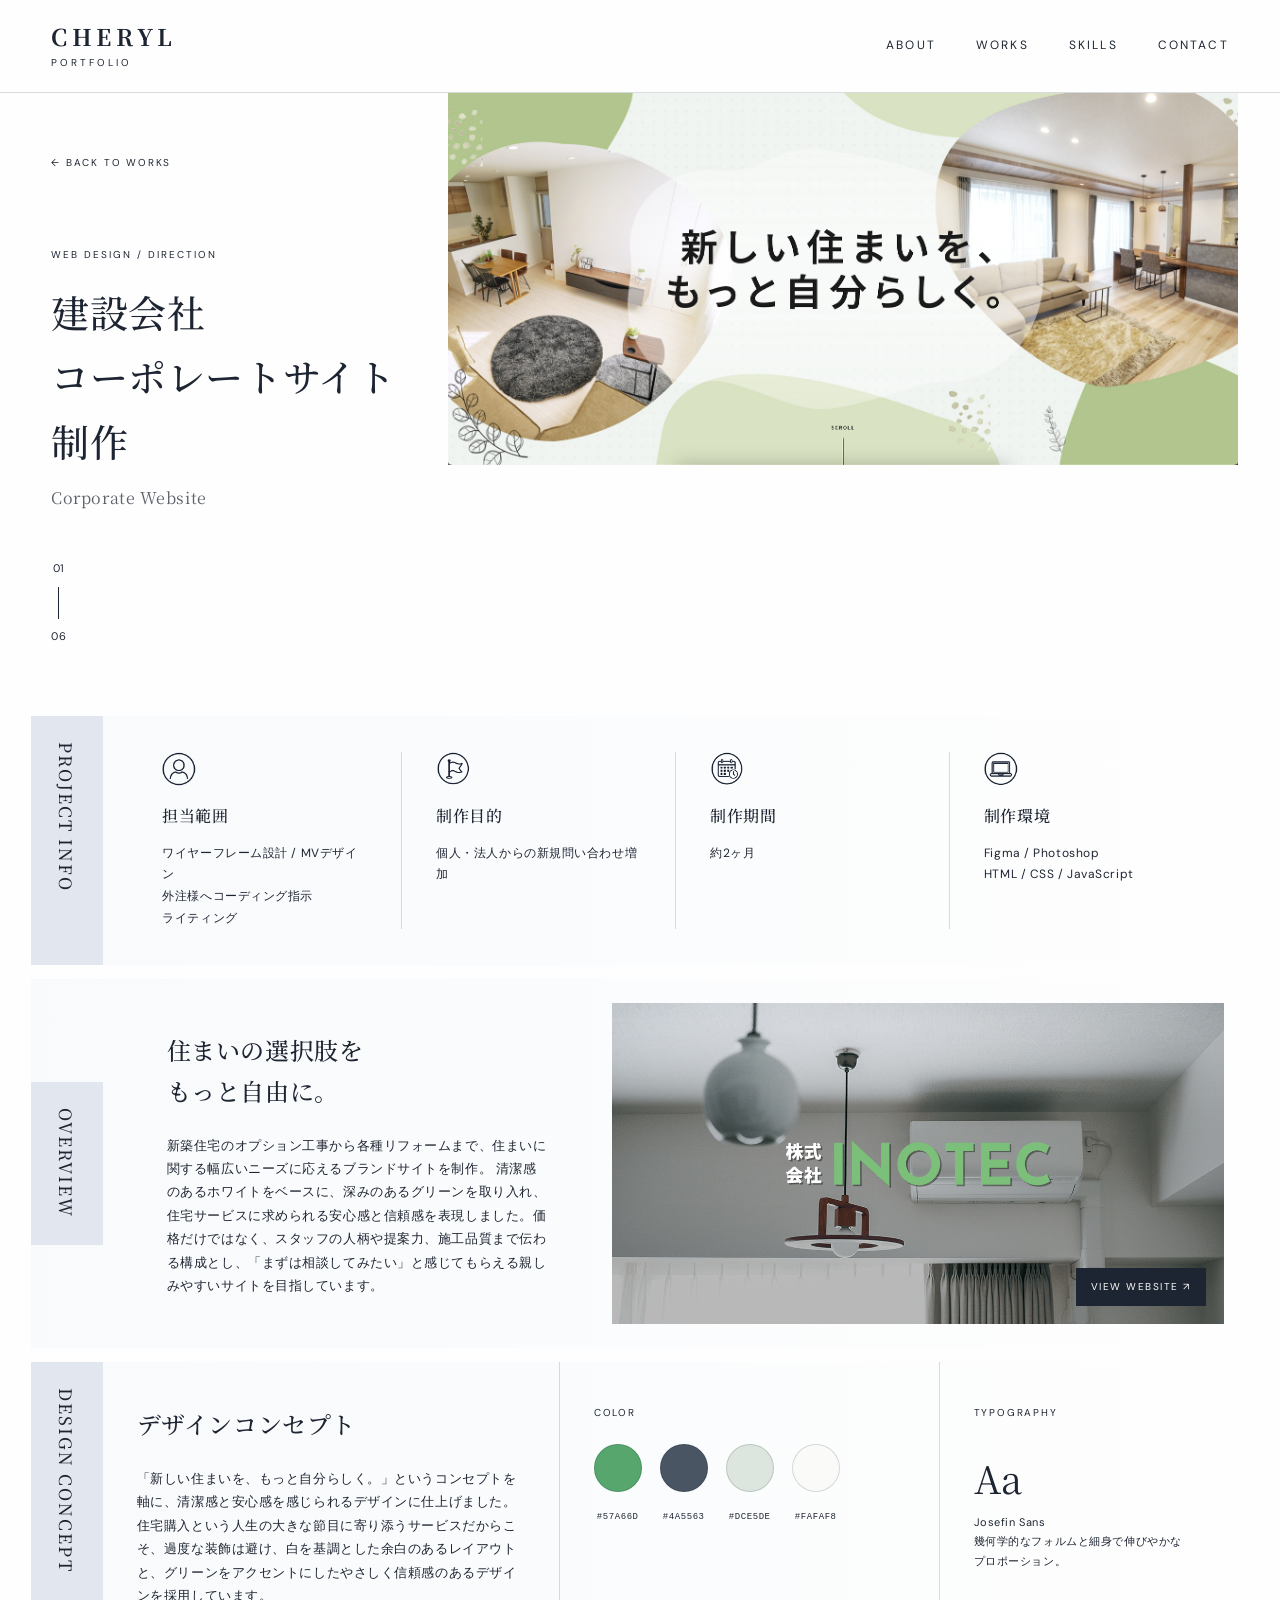
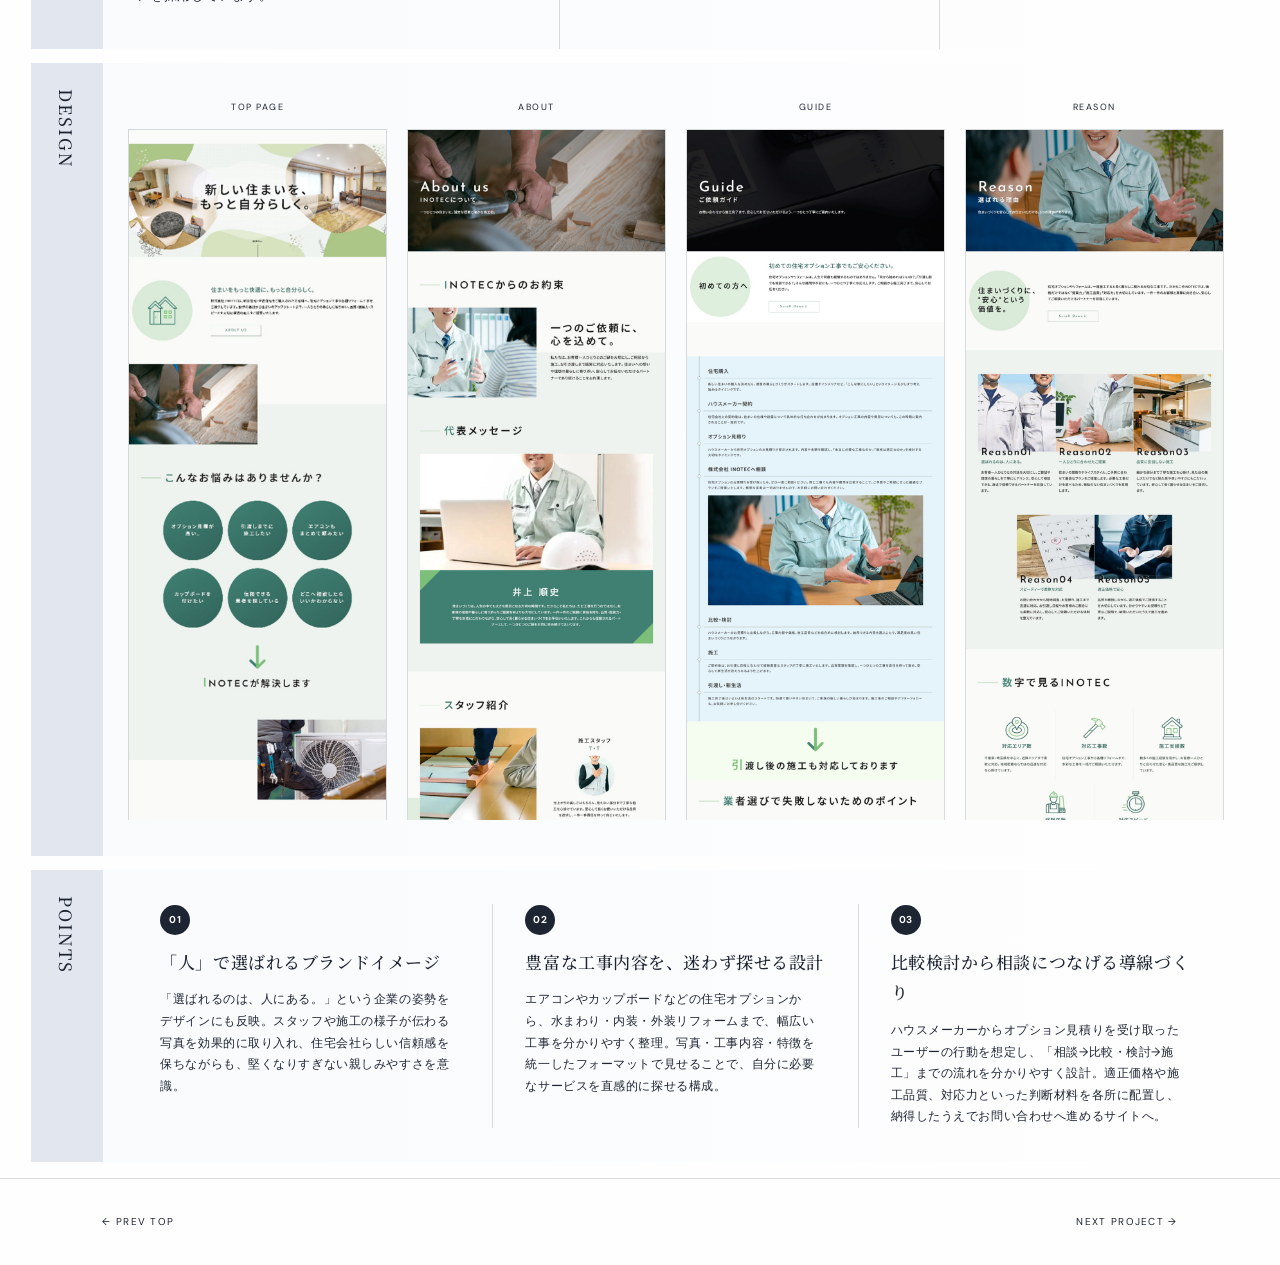
<file: works/project-inotec.html>
<!doctype html>
<html lang="ja">
<head>
<meta charset="utf-8">
<meta name="viewport" content="width=device-width,initial-scale=1">
<title>建設業Webサイト｜CHERYL PORTFOLIO</title>
<meta name="description" content="CHERYL PORTFOLIO 制作実績詳細">
<link rel="preconnect" href="https://fonts.googleapis.com">
<link rel="preconnect" href="https://fonts.gstatic.com" crossorigin>
<link href="https://fonts.googleapis.com/css2?family=DM+Sans:wght@400;500;600&family=Noto+Serif+JP:wght@400;500;600&display=swap" rel="stylesheet">
<link rel="stylesheet" href="../project.css">
</head>
<body>
<header class="project-header">
  <a class="brand" href="../index.html"><strong>CHERYL</strong><span>PORTFOLIO</span></a>
  <nav>
    <a href="../index.html#about">ABOUT</a><a href="../index.html#works">WORKS</a>
    <a href="../index.html#skills">SKILLS</a><a href="../index.html#contact">CONTACT</a>
  </nav>
</header>

<main>
<section class="project-hero">
  <div class="project-hero__copy">
    <a class="back" href="../index.html#works">← BACK TO WORKS</a>
    <p class="category">WEB DESIGN / DIRECTION</p>
    <h1>建設会社<br>コーポレートサイト制作</h1>
    <p class="en">Corporate Website</p>
    <div class="counter"><span>01</span><i></i><span>06</span></div>
  </div>
  <figure class="project-hero__visual">
    <!-- 差し替え：assets/images/projects/sample/hero.svg -->
    <img src="../assets/images/works/inotec/MV.jpg" alt="建設業 コーポレートサイト">
  </figure>
</section>

<section class="band project-info">
  <h2 class="vertical-label">PROJECT INFO</h2>
  <div class="info-grid">
    <article><img class="info-icon" src="../assets/images/icons/role.png" alt=""><h3>担当範囲</h3><p>ワイヤーフレーム設計 / MVデザイン<br>外注様へコーディング指示<br>ライティング</p></article>
    <article><img class="info-icon" src="../assets/images/icons/purpose.png" alt=""><h3>制作目的</h3><p>個人・法人からの新規問い合わせ増加</p></article>
    <article><img class="info-icon" src="../assets/images/icons/period.png" alt=""><h3>制作期間</h3><p>約2ヶ月</p></article>
    <article><img class="info-icon" src="../assets/images/icons/tools.png" alt=""><h3>制作環境</h3><p>Figma / Photoshop<br>HTML / CSS / JavaScript</p></article>
  </div>
</section>

<section class="band overview">
  <h2 class="vertical-label">OVERVIEW</h2>
  <div class="overview__text">
    <h3>住まいの選択肢を<br>もっと自由に。</h3>
    <p>新築住宅のオプション工事から各種リフォームまで、住まいに関する幅広いニーズに応えるブランドサイトを制作。
      清潔感のあるホワイトをベースに、深みのあるグリーンを取り入れ、住宅サービスに求められる安心感と信頼感を表現しました。価格だけではなく、スタッフの人柄や提案力、施工品質まで伝わる構成とし、「まずは相談してみたい」と感じてもらえる親しみやすいサイトを目指しています。</p>
  </div>
  <!-- hrefを実際の公開サイトURLに変更。画像全体がリンクになります -->
  <a class="overview__link" href="https://www.option-com.jp/" target="_blank" rel="noopener noreferrer" aria-label="実際のサイトを見る">
    <img src="../assets/images/works/inotec/OGP.jpg" alt="サイトプレビュー">
    <span>VIEW WEBSITE ↗</span>
  </a>
</section>

<section class="band concept">
  <h2 class="vertical-label">DESIGN CONCEPT</h2>
  <div class="concept__copy">
    <h3>デザインコンセプト</h3>
    <p>「新しい住まいを、もっと自分らしく。」というコンセプトを軸に、清潔感と安心感を感じられるデザインに仕上げました。住宅購入という人生の大きな節目に寄り添うサービスだからこそ、過度な装飾は避け、白を基調とした余白のあるレイアウトと、グリーンをアクセントにしたやさしく信頼感のあるデザインを採用しています。</p>
  </div>
  <div class="palette">
    <p class="mini-title">COLOR</p>
    <div class="color-list">
      <!-- ★ data-color に16進数を入れると円の色へ自動反映 -->
      <div class="color-chip" data-color="#57A66D"><i></i><code>#57A66D</code></div>
      <div class="color-chip" data-color="#4A5563"><i></i><code>#4A5563</code></div>
      <div class="color-chip" data-color="#DCE5DE"><i></i><code>#DCE5DE</code></div>
      <div class="color-chip" data-color="#FAFAF8"><i></i><code>#FAFAF8</code></div>
    </div>
  </div>
  <div class="typography">
    <p class="mini-title">TYPOGRAPHY</p><strong>Aa</strong><p>Josefin Sans<br>幾何学的なフォルムと細身で伸びやかなプロポーション。</p>
  </div>
</section>

<section class="band design">
  <h2 class="vertical-label">DESIGN</h2>
  <div class="design-grid">
    <figure><figcaption>TOP PAGE</figcaption><img src="../assets/images/works/inotec/inotec-top.jpg" alt="トップページ"></figure>
    <figure><figcaption>ABOUT</figcaption><img src="../assets/images/works/inotec/inotec-aboutus.jpg" alt="ABOUTページ"></figure>
    <figure><figcaption>GUIDE</figcaption><img src="../assets/images/works/inotec/inotec-guide.jpg" alt="事業内容ページ"></figure>
    <figure><figcaption>REASON</figcaption><img src="../assets/images/works/inotec/inotec-reason.jpg" alt="採用ページ"></figure>
  </div>
</section>

<section class="band points">
  <h2 class="vertical-label">POINTS</h2>
  <div class="points-grid">
    <article><b>01</b><h3>「人」で選ばれるブランドイメージ</h3><p>「選ばれるのは、人にある。」という企業の姿勢をデザインにも反映。スタッフや施工の様子が伝わる写真を効果的に取り入れ、住宅会社らしい信頼感を保ちながらも、堅くなりすぎない親しみやすさを意識。</p></article>
    <article><b>02</b><h3>豊富な工事内容を、迷わず探せる設計</h3><p>エアコンやカップボードなどの住宅オプションから、水まわり・内装・外装リフォームまで、幅広い工事を分かりやすく整理。写真・工事内容・特徴を統一したフォーマットで見せることで、自分に必要なサービスを直感的に探せる構成。</p></article>
    <article><b>03</b><h3>比較検討から相談につなげる導線づくり</h3><p>ハウスメーカーからオプション見積りを受け取ったユーザーの行動を想定し、「相談→比較・検討→施工」までの流れを分かりやすく設計。適正価格や施工品質、対応力といった判断材料を各所に配置し、納得したうえでお問い合わせへ進めるサイトへ。</p></article>
  </div>
</section>

<nav class="project-pager">
  <a href="index.html">← PREV TOP</a>
  <a href="#">NEXT PROJECT →</a>
</nav>
</main>
<script src="../project.js"></script>
</body>
</html>
</file>
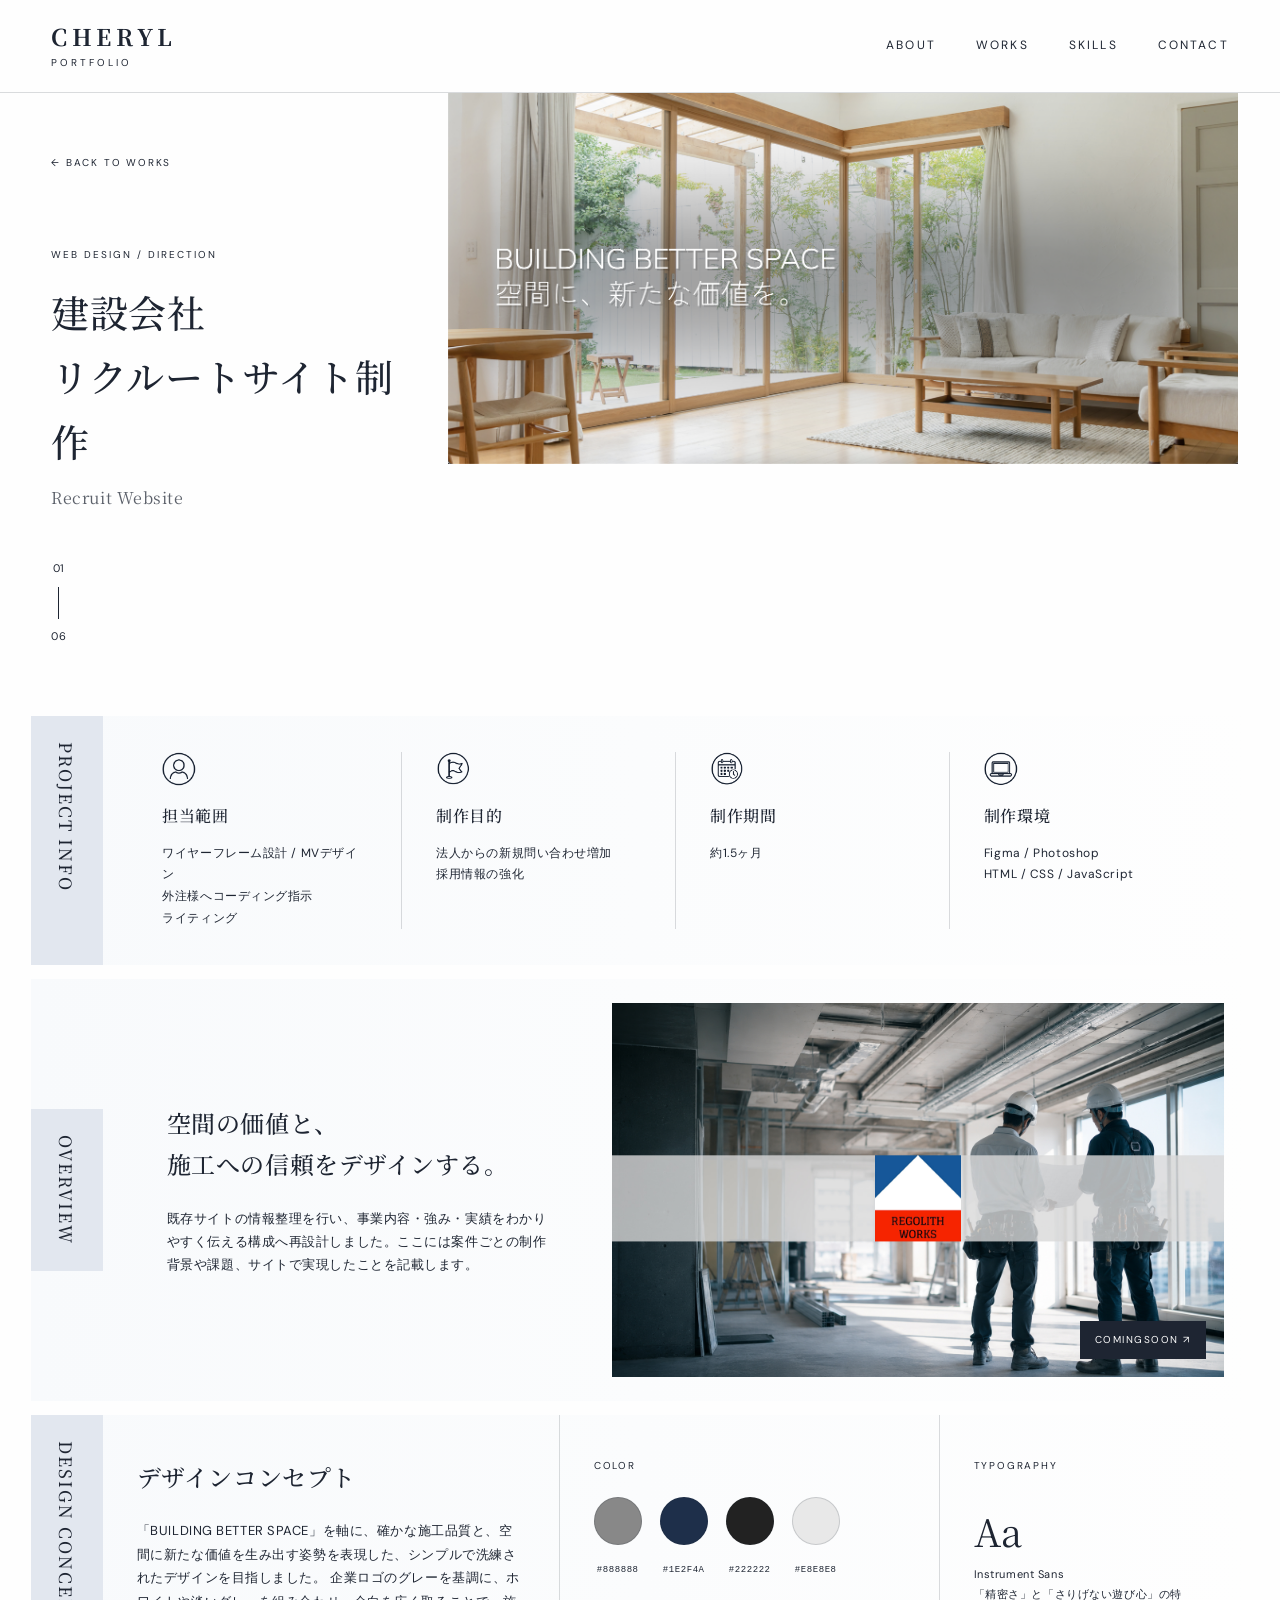
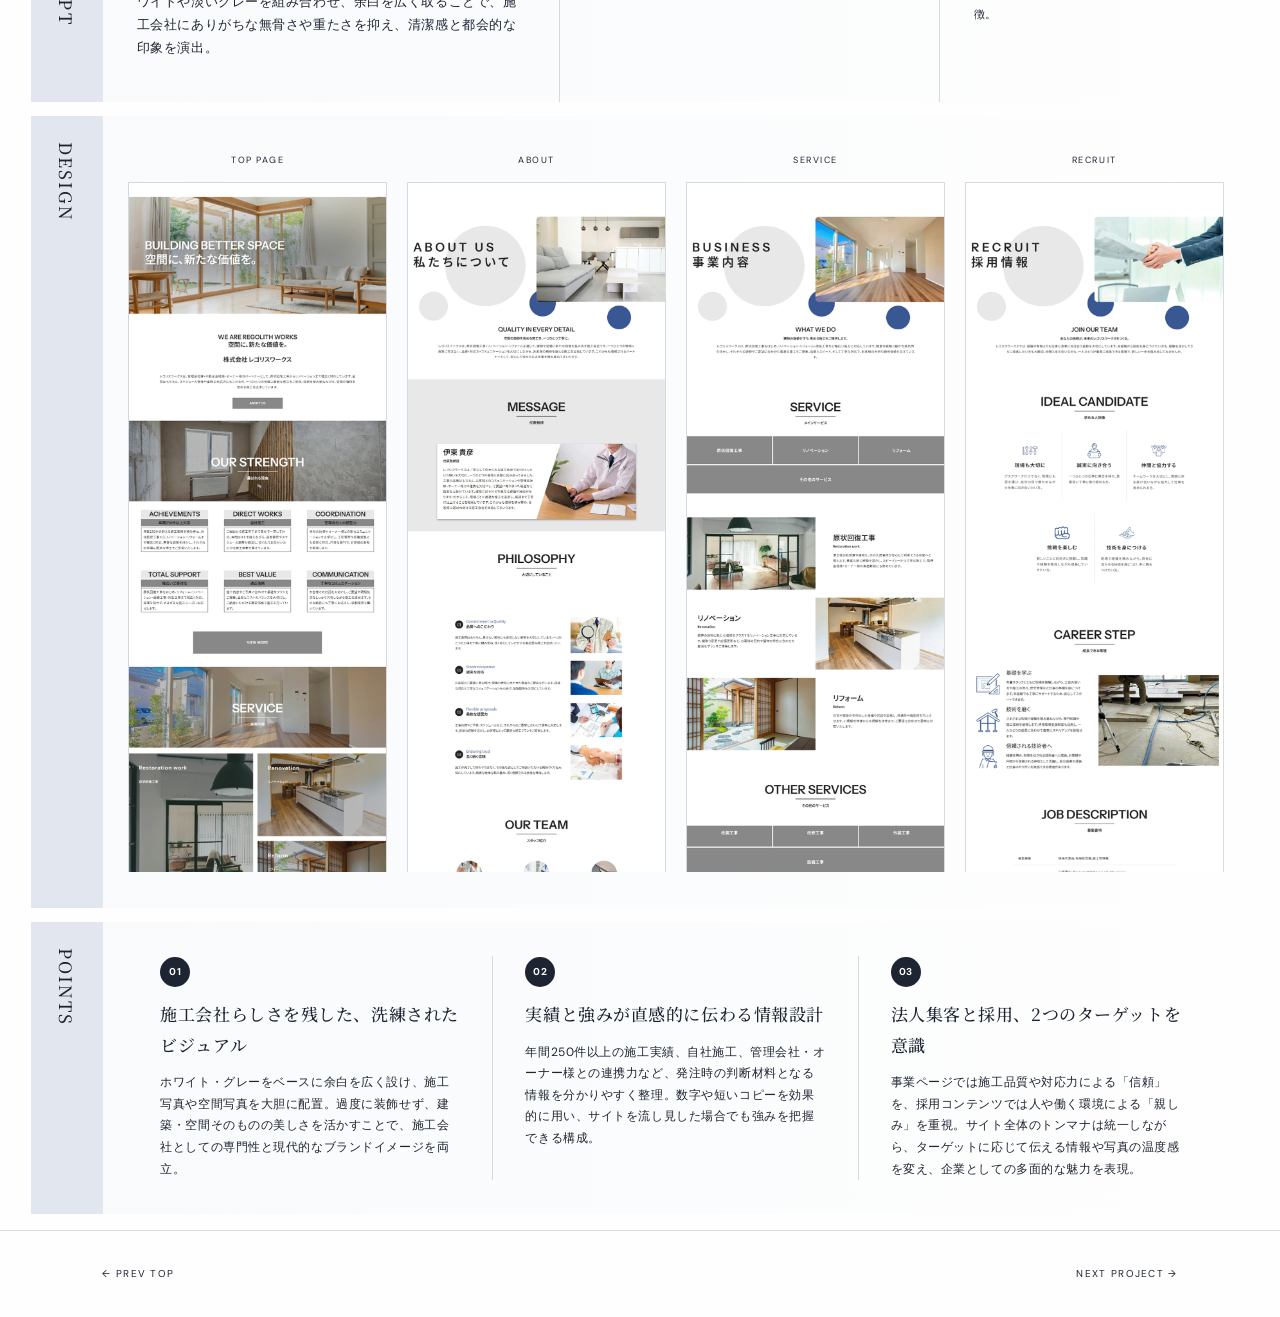
<file: works/project-legolith.html>
<!doctype html>
<html lang="ja">
<head>
<meta charset="utf-8">
<meta name="viewport" content="width=device-width,initial-scale=1">
<title>建設業Webサイト｜CHERYL PORTFOLIO</title>
<meta name="description" content="CHERYL PORTFOLIO 制作実績詳細">
<link rel="preconnect" href="https://fonts.googleapis.com">
<link rel="preconnect" href="https://fonts.gstatic.com" crossorigin>
<link href="https://fonts.googleapis.com/css2?family=DM+Sans:wght@400;500;600&family=Noto+Serif+JP:wght@400;500;600&display=swap" rel="stylesheet">
<link rel="stylesheet" href="../project.css">
</head>
<body>
<header class="project-header">
  <a class="brand" href="../index.html"><strong>CHERYL</strong><span>PORTFOLIO</span></a>
  <nav>
    <a href="../index.html#about">ABOUT</a><a href="../index.html#works">WORKS</a>
    <a href="../index.html#skills">SKILLS</a><a href="../index.html#contact">CONTACT</a>
  </nav>
</header>

<main>
<section class="project-hero">
  <div class="project-hero__copy">
    <a class="back" href="../index.html#works">← BACK TO WORKS</a>
    <p class="category">WEB DESIGN / DIRECTION</p>
    <h1>建設会社<br>リクルートサイト制作</h1>
    <p class="en">Recruit Website</p>
    <div class="counter"><span>01</span><i></i><span>06</span></div>
  </div>
  <figure class="project-hero__visual">
    <!-- 差し替え：assets/images/projects/sample/hero.svg -->
    <img src="../assets/images/works/legolith/MV.png" alt="建設業 コーポレートサイト">
  </figure>
</section>

<section class="band project-info">
  <h2 class="vertical-label">PROJECT INFO</h2>
  <div class="info-grid">
    <article><img class="info-icon" src="../assets/images/icons/role.png" alt=""><h3>担当範囲</h3><p>ワイヤーフレーム設計 / MVデザイン<br>外注様へコーディング指示<br>ライティング</p></article>
    <article><img class="info-icon" src="../assets/images/icons/purpose.png" alt=""><h3>制作目的</h3><p>法人からの新規問い合わせ増加<br>採用情報の強化</p></article>
    <article><img class="info-icon" src="../assets/images/icons/period.png" alt=""><h3>制作期間</h3><p>約1.5ヶ月</p></article>
    <article><img class="info-icon" src="../assets/images/icons/tools.png" alt=""><h3>制作環境</h3><p>Figma / Photoshop<br>HTML / CSS / JavaScript</p></article>
  </div>
</section>

<section class="band overview">
  <h2 class="vertical-label">OVERVIEW</h2>
  <div class="overview__text">
    <h3>空間の価値と、<br>施工への信頼をデザインする。</h3>
    <p>既存サイトの情報整理を行い、事業内容・強み・実績をわかりやすく伝える構成へ再設計しました。ここには案件ごとの制作背景や課題、サイトで実現したことを記載します。</p>
  </div>
  <!-- hrefを実際の公開サイトURLに変更。画像全体がリンクになります -->
  <a class="overview__link" href="https://example.com" target="_blank" rel="noopener noreferrer" aria-label="実際のサイトを見る">
    <img src="../assets/images/works/legolith/OGP.jpg" alt="サイトプレビュー">
    <span>COMINGSOON ↗</span>
  </a>
</section>

<section class="band concept">
  <h2 class="vertical-label">DESIGN CONCEPT</h2>
  <div class="concept__copy">
    <h3>デザインコンセプト</h3>
    <p>「BUILDING BETTER SPACE」を軸に、確かな施工品質と、空間に新たな価値を生み出す姿勢を表現した、シンプルで洗練されたデザインを目指しました。
      企業ロゴのグレーを基調に、ホワイトや淡いグレーを組み合わせ、余白を広く取ることで、施工会社にありがちな無骨さや重たさを抑え、清潔感と都会的な印象を演出。</p>
  </div>
  <div class="palette">
    <p class="mini-title">COLOR</p>
    <div class="color-list">
      <!-- ★ data-color に16進数を入れると円の色へ自動反映 -->
      <div class="color-chip" data-color="#888888"><i></i><code>#888888</code></div>
      <div class="color-chip" data-color="#1E2F4A"><i></i><code>#1E2F4A</code></div>
      <div class="color-chip" data-color="#222222"><i></i><code>#222222</code></div>
      <div class="color-chip" data-color="#E8E8E8"><i></i><code>#E8E8E8</code></div>
    </div>
  </div>
  <div class="typography">
    <p class="mini-title">TYPOGRAPHY</p><strong>Aa</strong><p>Instrument Sans<br>「精密さ」と「さりげない遊び心」の特徴。</p>
  </div>
</section>

<section class="band design">
  <h2 class="vertical-label">DESIGN</h2>
  <div class="design-grid">
    <figure><figcaption>TOP PAGE</figcaption><img src="../assets/images/works/legolith/regolithworks-top.jpg" alt="トップページ"></figure>
    <figure><figcaption>ABOUT</figcaption><img src="../assets/images/works/legolith/regolithworks-aboutus.jpg" alt="ABOUTページ"></figure>
    <figure><figcaption>SERVICE</figcaption><img src="../assets/images/works/legolith/regolithworks-business.jpg" alt="事業内容ページ"></figure>
    <figure><figcaption>RECRUIT</figcaption><img src="../assets/images/works/legolith/regolithworks-recruit.jpg" alt="採用ページ"></figure>
  </div>
</section>

<section class="band points">
  <h2 class="vertical-label">POINTS</h2>
  <div class="points-grid">
    <article><b>01</b><h3>施工会社らしさを残した、洗練されたビジュアル</h3><p>ホワイト・グレーをベースに余白を広く設け、施工写真や空間写真を大胆に配置。過度に装飾せず、建築・空間そのものの美しさを活かすことで、施工会社としての専門性と現代的なブランドイメージを両立。</p></article>
    <article><b>02</b><h3>実績と強みが直感的に伝わる情報設計</h3><p>年間250件以上の施工実績、自社施工、管理会社・オーナー様との連携力など、発注時の判断材料となる情報を分かりやすく整理。数字や短いコピーを効果的に用い、サイトを流し見した場合でも強みを把握できる構成。</p></article>
    <article><b>03</b><h3>法人集客と採用、2つのターゲットを意識</h3><p>事業ページでは施工品質や対応力による「信頼」を、採用コンテンツでは人や働く環境による「親しみ」を重視。サイト全体のトンマナは統一しながら、ターゲットに応じて伝える情報や写真の温度感を変え、企業としての多面的な魅力を表現。</p></article>
  </div>
</section>

<nav class="project-pager">
  <a href="index.html">← PREV TOP</a>
  <a href="#">NEXT PROJECT →</a>
</nav>
</main>
<script src="../project.js"></script>
</body>
</html>
</file>
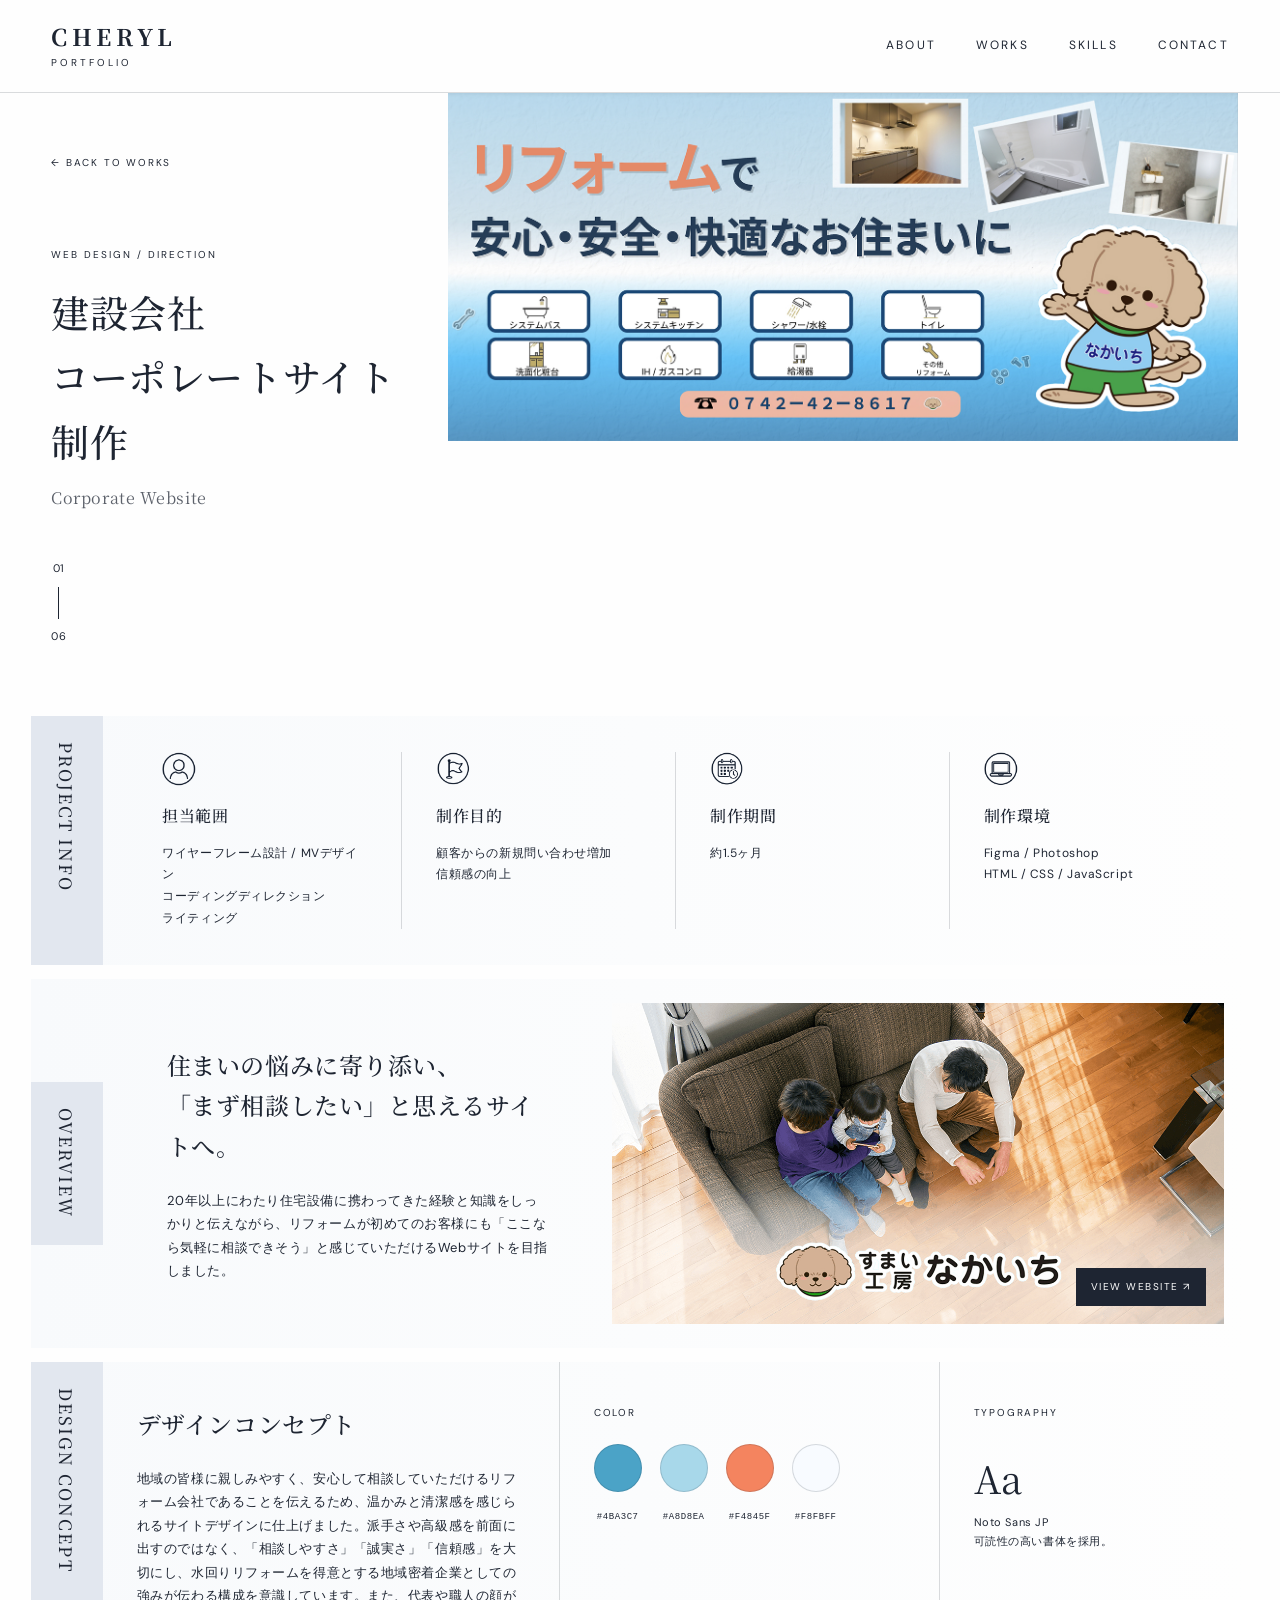
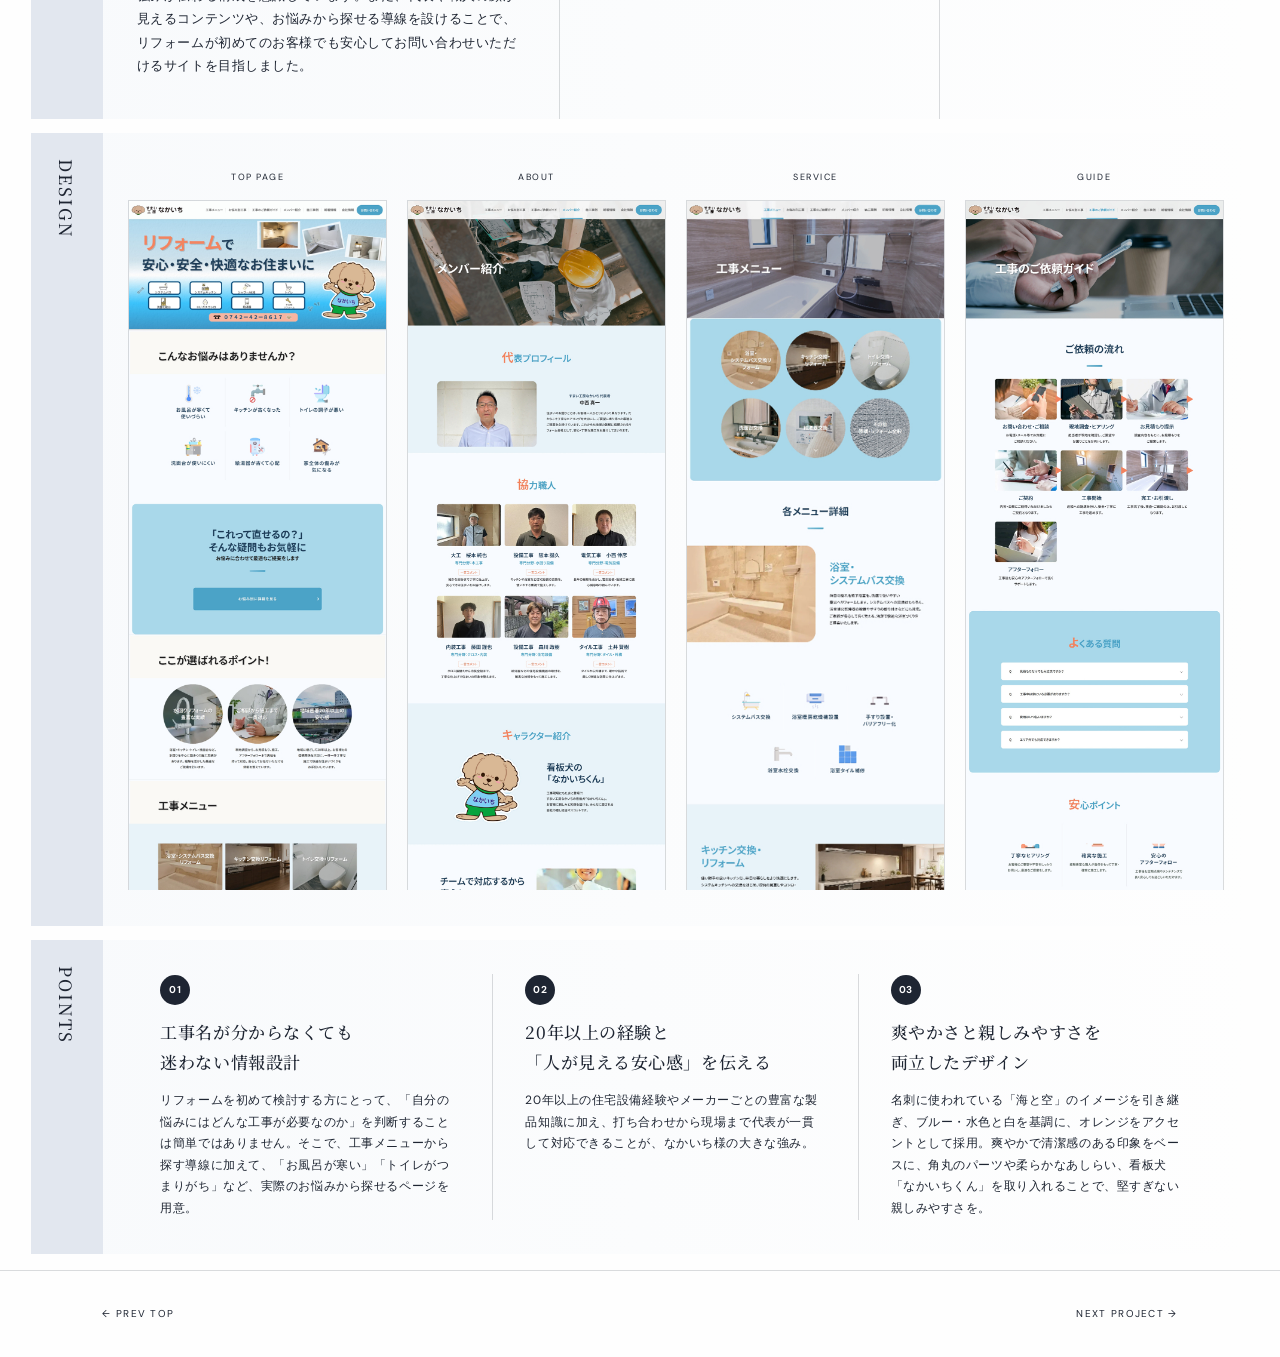
<file: works/project-nakaichi.html>
<!doctype html>
<html lang="ja">
<head>
<meta charset="utf-8">
<meta name="viewport" content="width=device-width,initial-scale=1">
<title>建設業Webサイト｜CHERYL PORTFOLIO</title>
<meta name="description" content="CHERYL PORTFOLIO 制作実績詳細">
<link rel="preconnect" href="https://fonts.googleapis.com">
<link rel="preconnect" href="https://fonts.gstatic.com" crossorigin>
<link href="https://fonts.googleapis.com/css2?family=DM+Sans:wght@400;500;600&family=Noto+Serif+JP:wght@400;500;600&display=swap" rel="stylesheet">
<link rel="stylesheet" href="../project.css">
</head>
<body>
<header class="project-header">
  <a class="brand" href="../index.html"><strong>CHERYL</strong><span>PORTFOLIO</span></a>
  <nav>
    <a href="../index.html#about">ABOUT</a><a href="../index.html#works">WORKS</a>
    <a href="../index.html#skills">SKILLS</a><a href="../index.html#contact">CONTACT</a>
  </nav>
</header>

<main>
<section class="project-hero">
  <div class="project-hero__copy">
    <a class="back" href="../index.html#works">← BACK TO WORKS</a>
    <p class="category">WEB DESIGN / DIRECTION</p>
    <h1>建設会社<br>コーポレートサイト制作</h1>
    <p class="en">Corporate Website</p>
    <div class="counter"><span>01</span><i></i><span>06</span></div>
  </div>
  <figure class="project-hero__visual">
    <!-- 差し替え：assets/images/projects/sample/hero.svg -->
    <img src="../assets/images/works/nakaichi/nakaichi-mv.jpg" alt="建設業コーポレートサイト">
  </figure>
</section>

<section class="band project-info">
  <h2 class="vertical-label">PROJECT INFO</h2>
  <div class="info-grid">
    <article><img class="info-icon" src="../assets/images/icons/role.png" alt=""><h3>担当範囲</h3><p>ワイヤーフレーム設計 / MVデザイン<br>コーディングディレクション<br>ライティング</p></article>
    <article><img class="info-icon" src="../assets/images/icons/purpose.png" alt=""><h3>制作目的</h3><p>顧客からの新規問い合わせ増加<br>信頼感の向上</p></article>
    <article><img class="info-icon" src="../assets/images/icons/period.png" alt=""><h3>制作期間</h3><p>約1.5ヶ月</p></article>
    <article><img class="info-icon" src="../assets/images/icons/tools.png" alt=""><h3>制作環境</h3><p>Figma / Photoshop<br>HTML / CSS / JavaScript</p></article>
  </div>
</section>

<section class="band overview">
  <h2 class="vertical-label">OVERVIEW</h2>
  <div class="overview__text">
    <h3>住まいの悩みに寄り添い、<br>「まず相談したい」と思えるサイトへ。</h3>
    <p>20年以上にわたり住宅設備に携わってきた経験と知識をしっかりと伝えながら、リフォームが初めてのお客様にも「ここなら気軽に相談できそう」と感じていただけるWebサイトを目指しました。</p>
  </div>
  <!-- hrefを実際の公開サイトURLに変更。画像全体がリンクになります -->
  <a class="overview__link" href="https://www.nakaiti.jp/" target="_blank" rel="noopener noreferrer" aria-label="実際のサイトを見る">
    <img src="../assets/images/works/nakaichi/OGP.jpg" alt="サイトプレビュー">
    <span>VIEW WEBSITE ↗</span>
  </a>
</section>

<section class="band concept">
  <h2 class="vertical-label">DESIGN CONCEPT</h2>
  <div class="concept__copy">
    <h3>デザインコンセプト</h3>
    <p>地域の皆様に親しみやすく、安心して相談していただけるリフォーム会社であることを伝えるため、温かみと清潔感を感じられるサイトデザインに仕上げました。派手さや高級感を前面に出すのではなく、「相談しやすさ」「誠実さ」「信頼感」を大切にし、水回りリフォームを得意とする地域密着企業としての強みが伝わる構成を意識しています。また、代表や職人の顔が見えるコンテンツや、お悩みから探せる導線を設けることで、リフォームが初めてのお客様でも安心してお問い合わせいただけるサイトを目指しました。</p>
  </div>
  <div class="palette">
    <p class="mini-title">COLOR</p>
    <div class="color-list">
      <!-- ★ data-color に16進数を入れると円の色へ自動反映 -->
      <div class="color-chip" data-color="#4BA3C7"><i></i><code>#4BA3C7</code></div>
      <div class="color-chip" data-color="#A8D8EA"><i></i><code>#A8D8EA</code></div>
      <div class="color-chip" data-color="#F4845F"><i></i><code>#F4845F</code></div>
      <div class="color-chip" data-color="#F8FBFF"><i></i><code>#F8FBFF</code></div>
    </div>
  </div>
  <div class="typography">
    <p class="mini-title">TYPOGRAPHY</p><strong>Aa</strong><p>Noto Sans JP<br>可読性の高い書体を採用。</p>
  </div>
</section>

<section class="band design">
  <h2 class="vertical-label">DESIGN</h2>
  <div class="design-grid">
    <figure><figcaption>TOP PAGE</figcaption><img src="../assets/images/works/nakaichi/nakaiti-top.jpg" alt="トップページ"></figure>
    <figure><figcaption>ABOUT</figcaption><img src="../assets/images/works/nakaichi/nakaiti-member.jpg" alt="ABOUTページ"></figure>
    <figure><figcaption>SERVICE</figcaption><img src="../assets/images/works/nakaichi/nakaiti-menu.jpg" alt="事業内容ページ"></figure>
    <figure><figcaption>GUIDE</figcaption><img src="../assets/images/works/nakaichi/nakaiti-guide.jpg" alt="採用ページ"></figure>
  </div>
</section>

<section class="band points">
  <h2 class="vertical-label">POINTS</h2>
  <div class="points-grid">
    <article><b>01</b><h3>工事名が分からなくても<br>迷わない情報設計</h3><p>リフォームを初めて検討する方にとって、「自分の悩みにはどんな工事が必要なのか」を判断することは簡単ではありません。そこで、工事メニューから探す導線に加えて、「お風呂が寒い」「トイレがつまりがち」など、実際のお悩みから探せるページを用意。</p></article>
    <article><b>02</b><h3>20年以上の経験と<br>「人が見える安心感」を伝える</h3><p>20年以上の住宅設備経験やメーカーごとの豊富な製品知識に加え、打ち合わせから現場まで代表が一貫して対応できることが、なかいち様の大きな強み。</p></article>
    <article><b>03</b><h3>爽やかさと親しみやすさを<br>両立したデザイン</h3><p>名刺に使われている「海と空」のイメージを引き継ぎ、ブルー・水色と白を基調に、オレンジをアクセントとして採用。爽やかで清潔感のある印象をベースに、角丸のパーツや柔らかなあしらい、看板犬「なかいちくん」を取り入れることで、堅すぎない親しみやすさを。</p></article>
  </div>
</section>

<nav class="project-pager">
  <a href="index.html">← PREV TOP</a>
  <a href="#">NEXT PROJECT →</a>
</nav>
</main>
<script src="../project.js"></script>
</body>
</html>
</file>
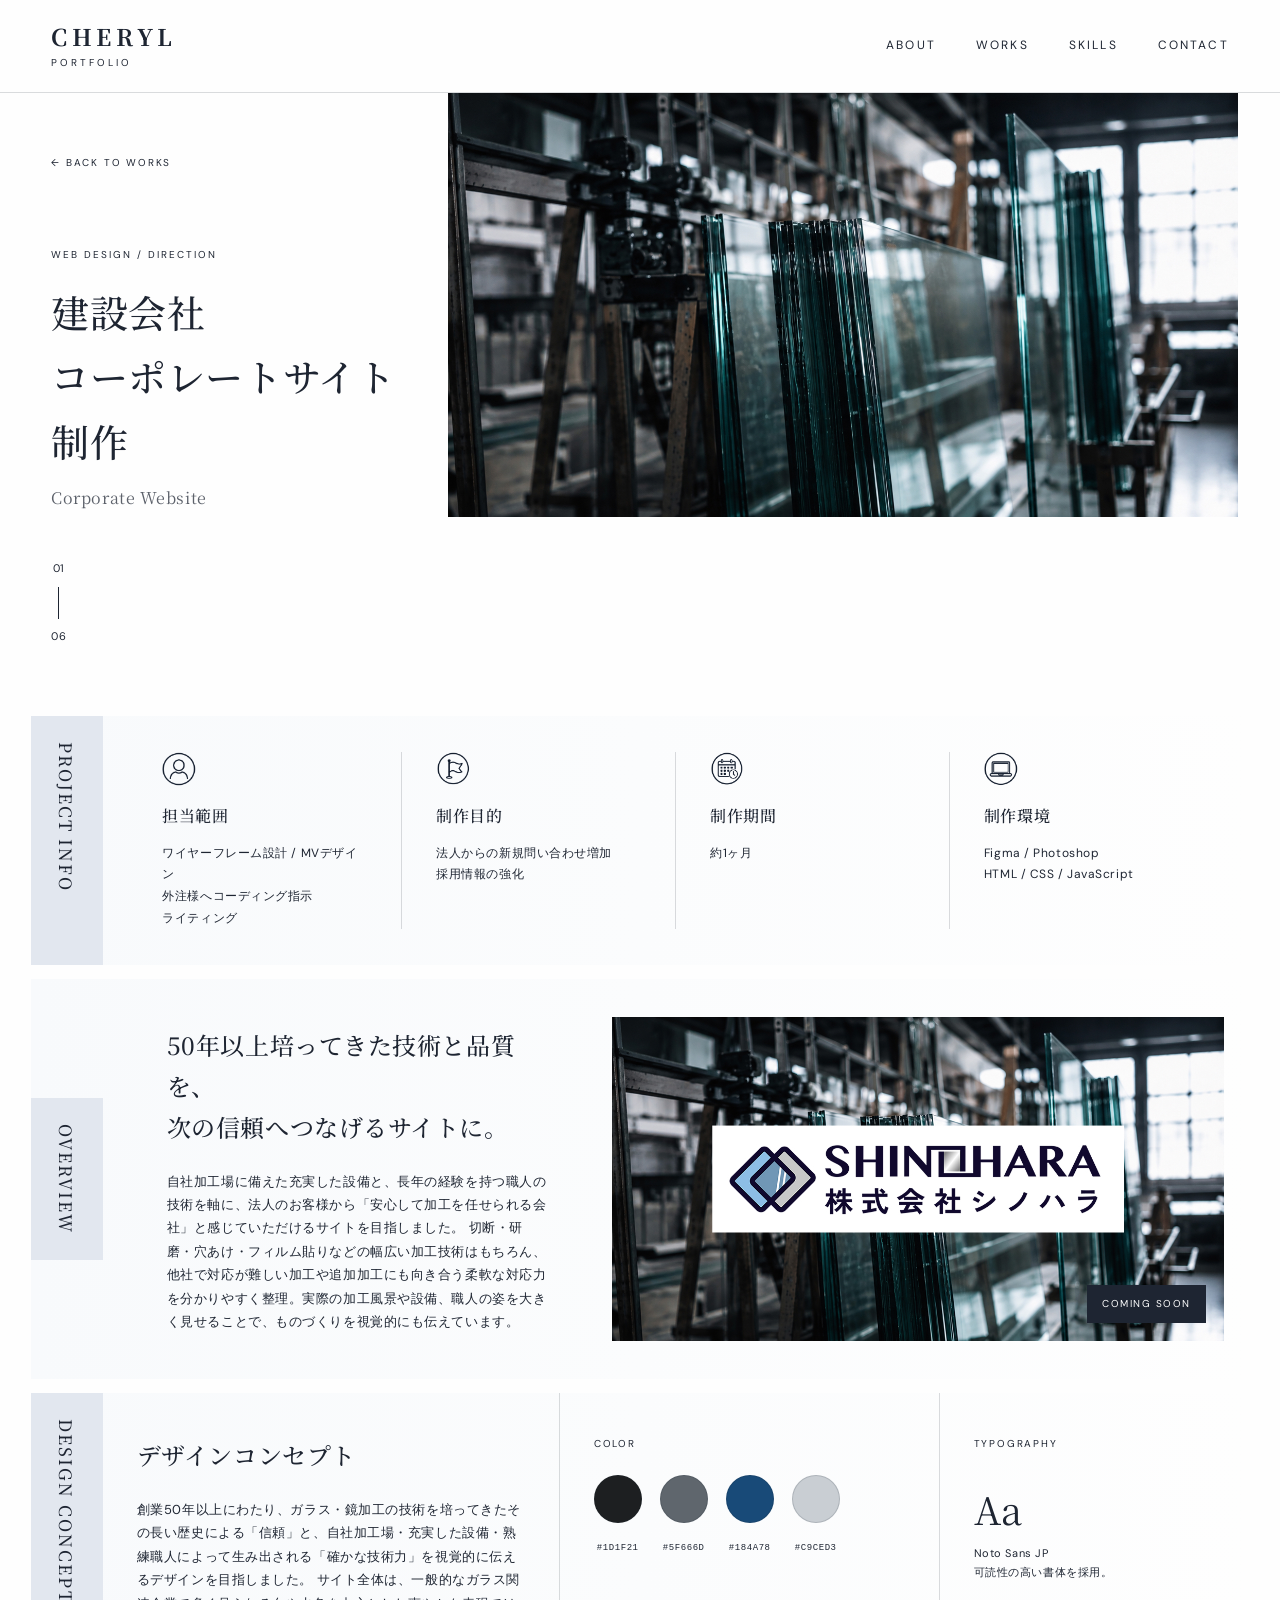
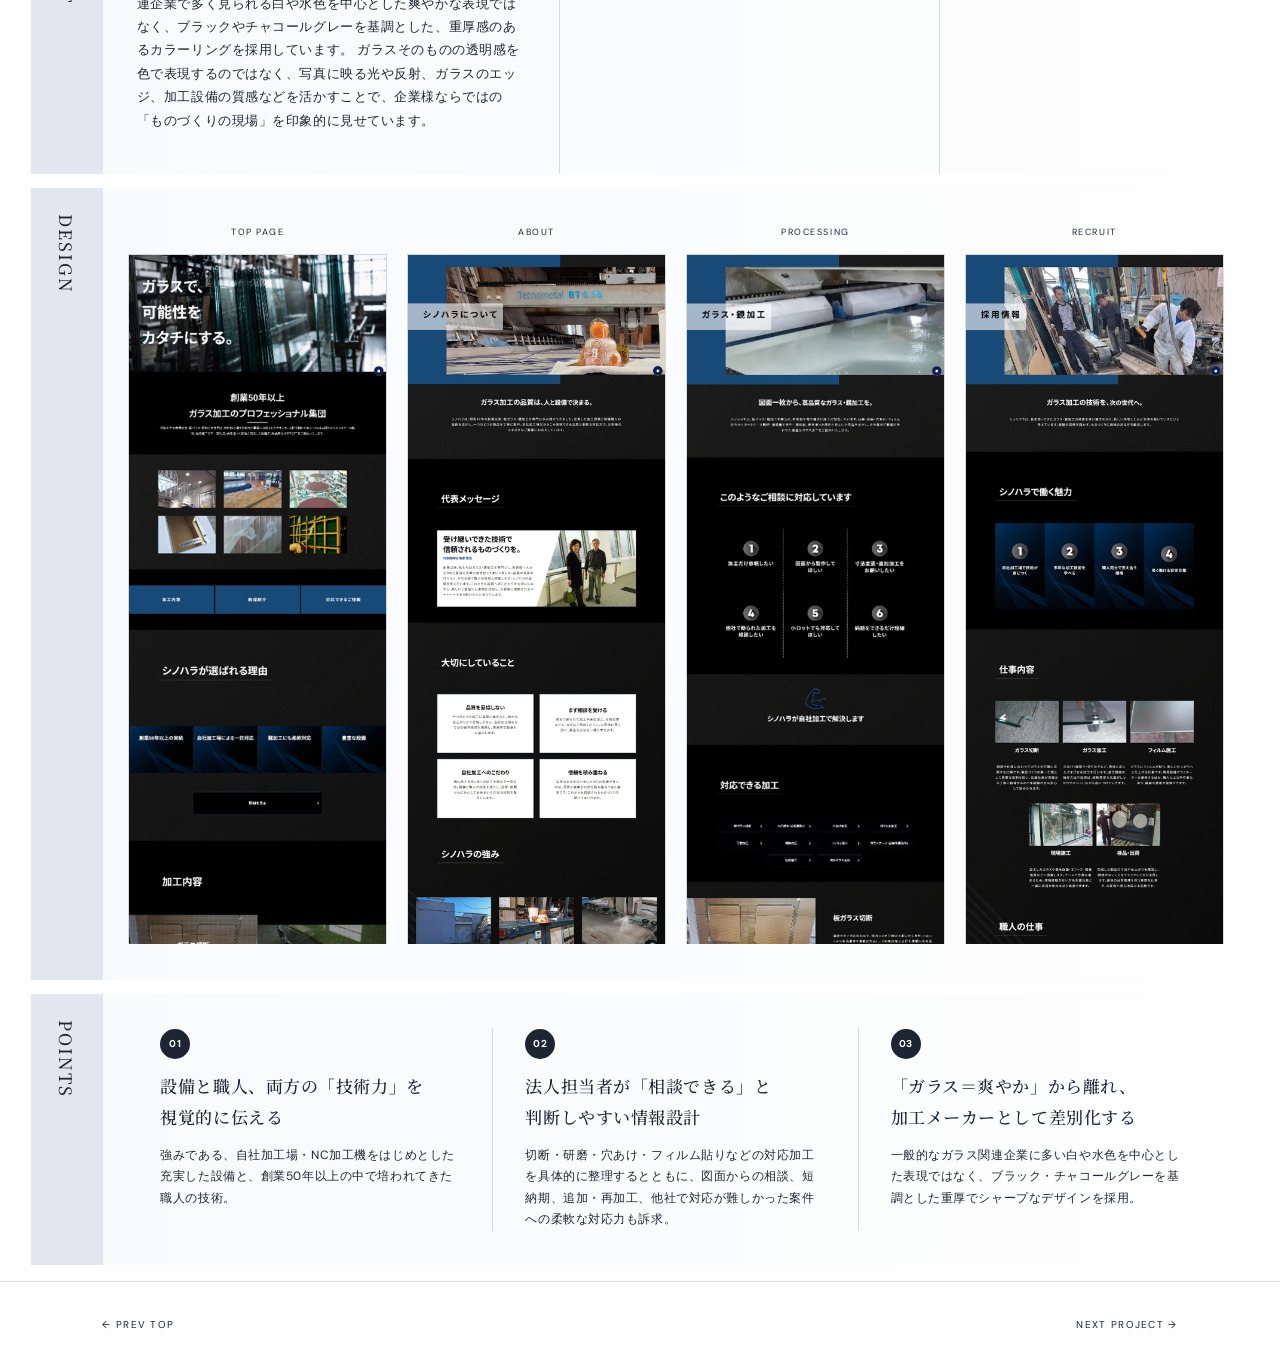
<file: works/project-shinohara.html>
<!doctype html>
<html lang="ja">
<head>
<meta charset="utf-8">
<meta name="viewport" content="width=device-width,initial-scale=1">
<title>建設業Webサイト｜CHERYL PORTFOLIO</title>
<meta name="description" content="CHERYL PORTFOLIO 制作実績詳細">
<link rel="preconnect" href="https://fonts.googleapis.com">
<link rel="preconnect" href="https://fonts.gstatic.com" crossorigin>
<link href="https://fonts.googleapis.com/css2?family=DM+Sans:wght@400;500;600&family=Noto+Serif+JP:wght@400;500;600&display=swap" rel="stylesheet">
<link rel="stylesheet" href="../project.css">
</head>
<body>
<header class="project-header">
  <a class="brand" href="../index.html"><strong>CHERYL</strong><span>PORTFOLIO</span></a>
  <nav>
    <a href="../index.html#about">ABOUT</a><a href="../index.html#works">WORKS</a>
    <a href="../index.html#skills">SKILLS</a><a href="../index.html#contact">CONTACT</a>
  </nav>
</header>

<main>
<section class="project-hero">
  <div class="project-hero__copy">
    <a class="back" href="../index.html#works">← BACK TO WORKS</a>
    <p class="category">WEB DESIGN / DIRECTION</p>
    <h1>建設会社<br>コーポレートサイト制作</h1>
    <p class="en">Corporate Website</p>
    <div class="counter"><span>01</span><i></i><span>06</span></div>
  </div>
  <figure class="project-hero__visual">
    <!-- 差し替え：assets/images/projects/sample/hero.svg -->
    <img src="../assets/images/works/shinohara/shinohara-mv.jpg" alt="コーポレートサイト">
  </figure>
</section>

<section class="band project-info">
  <h2 class="vertical-label">PROJECT INFO</h2>
  <div class="info-grid">
    <article><img class="info-icon" src="../assets/images/icons/role.png" alt=""><h3>担当範囲</h3><p>ワイヤーフレーム設計 / MVデザイン<br>外注様へコーディング指示<br>ライティング</p></article>
    <article><img class="info-icon" src="../assets/images/icons/purpose.png" alt=""><h3>制作目的</h3><p>法人からの新規問い合わせ増加<br>採用情報の強化</p></article>
    <article><img class="info-icon" src="../assets/images/icons/period.png" alt=""><h3>制作期間</h3><p>約1ヶ月</p></article>
    <article><img class="info-icon" src="../assets/images/icons/tools.png" alt=""><h3>制作環境</h3><p>Figma / Photoshop<br>HTML / CSS / JavaScript</p></article>
  </div>
</section>

<section class="band overview">
  <h2 class="vertical-label">OVERVIEW</h2>
  <div class="overview__text">
    <h3>50年以上培ってきた技術と品質を、<br>次の信頼へつなげるサイトに。</h3>
    <p>自社加工場に備えた充実した設備と、長年の経験を持つ職人の技術を軸に、法人のお客様から「安心して加工を任せられる会社」と感じていただけるサイトを目指しました。
      切断・研磨・穴あけ・フィルム貼りなどの幅広い加工技術はもちろん、他社で対応が難しい加工や追加加工にも向き合う柔軟な対応力を分かりやすく整理。実際の加工風景や設備、職人の姿を大きく見せることで、ものづくりを視覚的にも伝えています。</p>
  </div>
  <!-- hrefを実際の公開サイトURLに変更。画像全体がリンクになります -->
  <a class="overview__link" href="https://example.com" target="_blank" rel="noopener noreferrer" aria-label="実際のサイトを見る">
    <img src="../assets/images/works/shinohara/OGP.jpg" alt="サイトプレビュー">
    <!-- <span>VIEW WEBSITE ↗</span> -->
    <span>COMING SOON</span>
  </a>
</section>

<section class="band concept">
  <h2 class="vertical-label">DESIGN CONCEPT</h2>
  <div class="concept__copy">
    <h3>デザインコンセプト</h3>
    <p>創業50年以上にわたり、ガラス・鏡加工の技術を培ってきたその長い歴史による「信頼」と、自社加工場・充実した設備・熟練職人によって生み出される「確かな技術力」を視覚的に伝えるデザインを目指しました。
      サイト全体は、一般的なガラス関連企業で多く見られる白や水色を中心とした爽やかな表現ではなく、ブラックやチャコールグレーを基調とした、重厚感のあるカラーリングを採用しています。
      ガラスそのものの透明感を色で表現するのではなく、写真に映る光や反射、ガラスのエッジ、加工設備の質感などを活かすことで、企業様ならではの「ものづくりの現場」を印象的に見せています。</p>
  </div>
  <div class="palette">
    <p class="mini-title">COLOR</p>
    <div class="color-list">
      <!-- ★ data-color に16進数を入れると円の色へ自動反映 -->
      <div class="color-chip" data-color="#1D1F21"><i></i><code>#1D1F21</code></div>
      <div class="color-chip" data-color="#5F666D"><i></i><code>#5F666D</code></div>
      <div class="color-chip" data-color="#184A78"><i></i><code>#184A78</code></div>
      <div class="color-chip" data-color="#C9CED3"><i></i><code>#C9CED3</code></div>
    </div>
  </div>
  <div class="typography">
    <p class="mini-title">TYPOGRAPHY</p><strong>Aa</strong><p>Noto Sans JP<br>可読性の高い書体を採用。</p>
  </div>
</section>

<section class="band design">
  <h2 class="vertical-label">DESIGN</h2>
  <div class="design-grid">
    <figure><figcaption>TOP PAGE</figcaption><img src="../assets/images/works/shinohara/shinohara-top.jpg" alt="トップページ"></figure>
    <figure><figcaption>ABOUT</figcaption><img src="../assets/images/works/shinohara/shinohara-aboutus.jpg" alt="ABOUTページ"></figure>
    <figure><figcaption>PROCESSING</figcaption><img src="../assets/images/works/shinohara/shinohara-processing.jpg" alt="事業内容ページ"></figure>
    <figure><figcaption>RECRUIT</figcaption><img src="../assets/images/works/shinohara/shinohara-recruit.jpg" alt="採用ページ"></figure>
  </div>
</section>

<section class="band points">
  <h2 class="vertical-label">POINTS</h2>
  <div class="points-grid">
    <article><b>01</b><h3>設備と職人、両方の「技術力」を<br>視覚的に伝える</h3><p>強みである、自社加工場・NC加工機をはじめとした充実した設備と、創業50年以上の中で培われてきた職人の技術。</p></article>
    <article><b>02</b><h3>法人担当者が「相談できる」と<br>判断しやすい情報設計</h3><p>切断・研磨・穴あけ・フィルム貼りなどの対応加工を具体的に整理するとともに、図面からの相談、短納期、追加・再加工、他社で対応が難しかった案件への柔軟な対応力も訴求。</p></article>
    <article><b>03</b><h3>「ガラス＝爽やか」から離れ、<br>加工メーカーとして差別化する</h3><p>一般的なガラス関連企業に多い白や水色を中心とした表現ではなく、ブラック・チャコールグレーを基調とした重厚でシャープなデザインを採用。</p></article>
  </div>
</section>

<nav class="project-pager">
  <a href="index.html">← PREV TOP</a>
  <a href="#">NEXT PROJECT →</a>
</nav>
</main>
<script src="../project.js"></script>
</body>
</html>
</file>
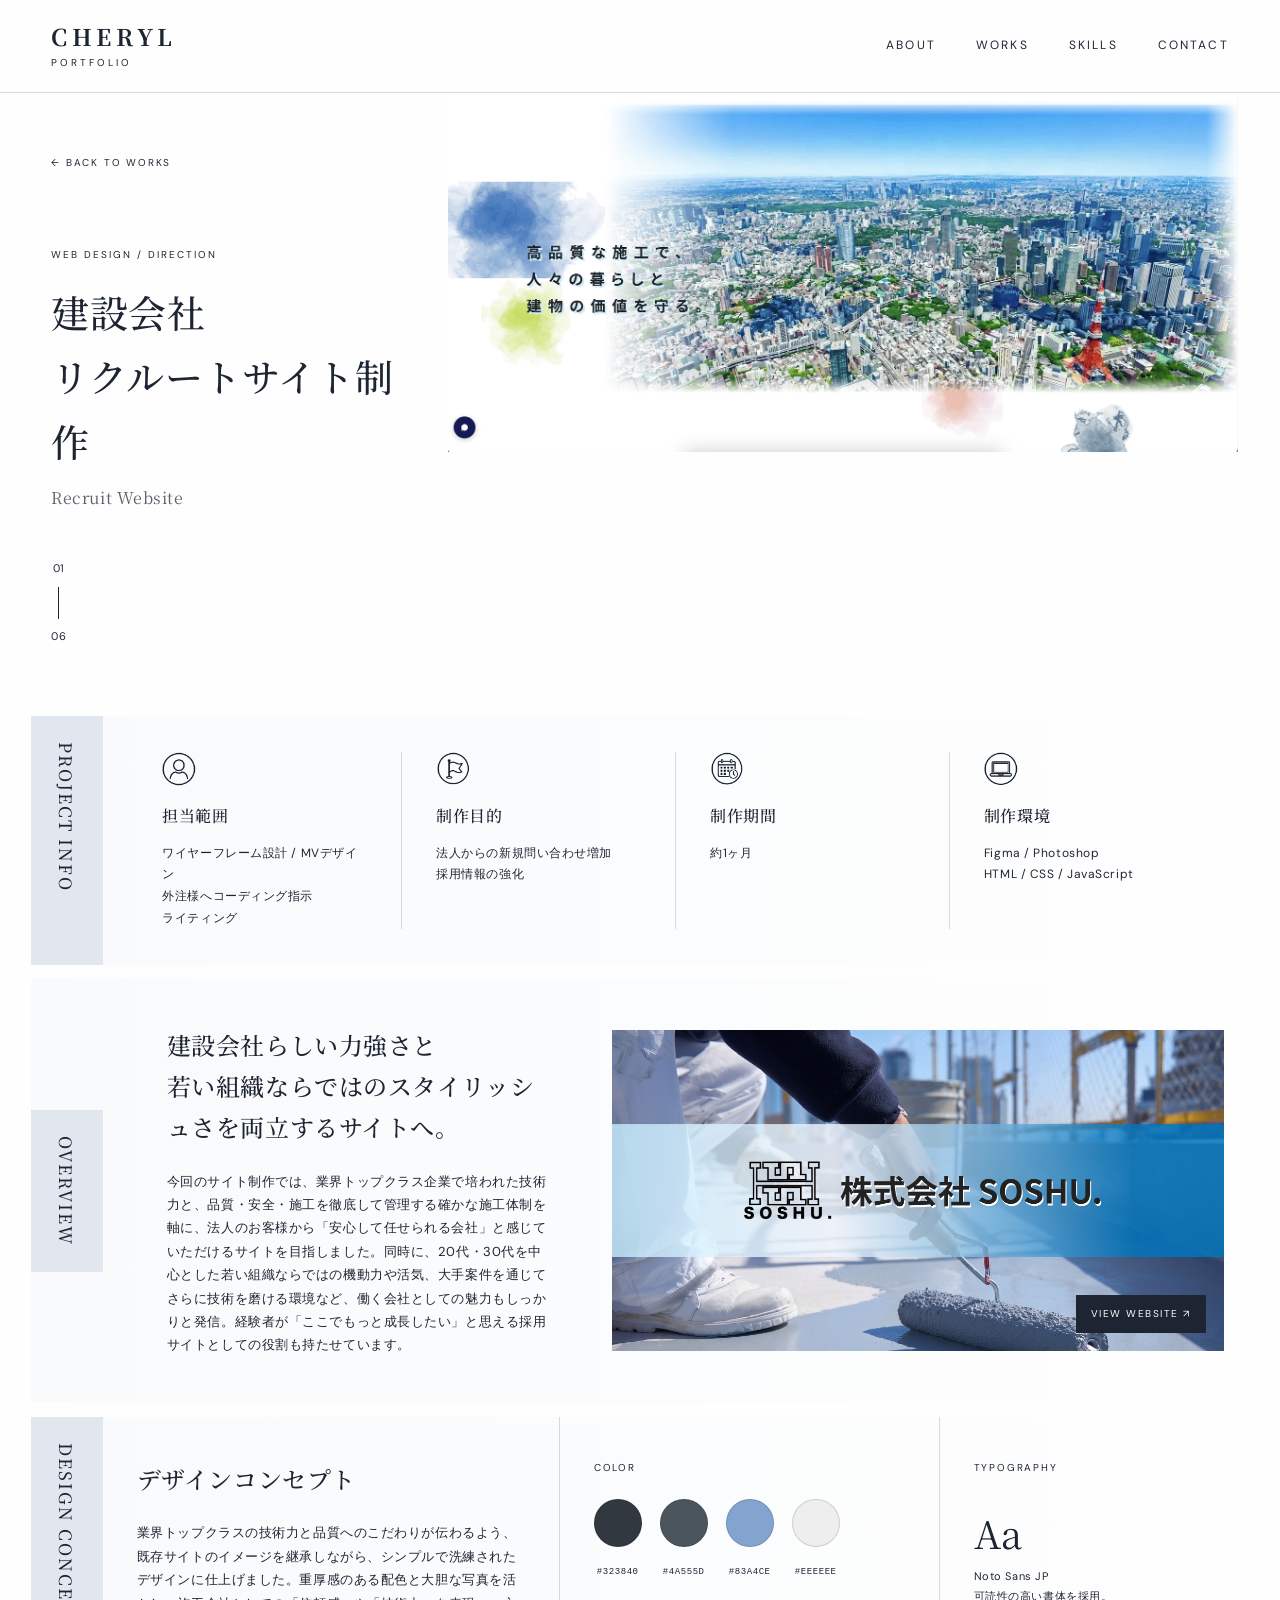
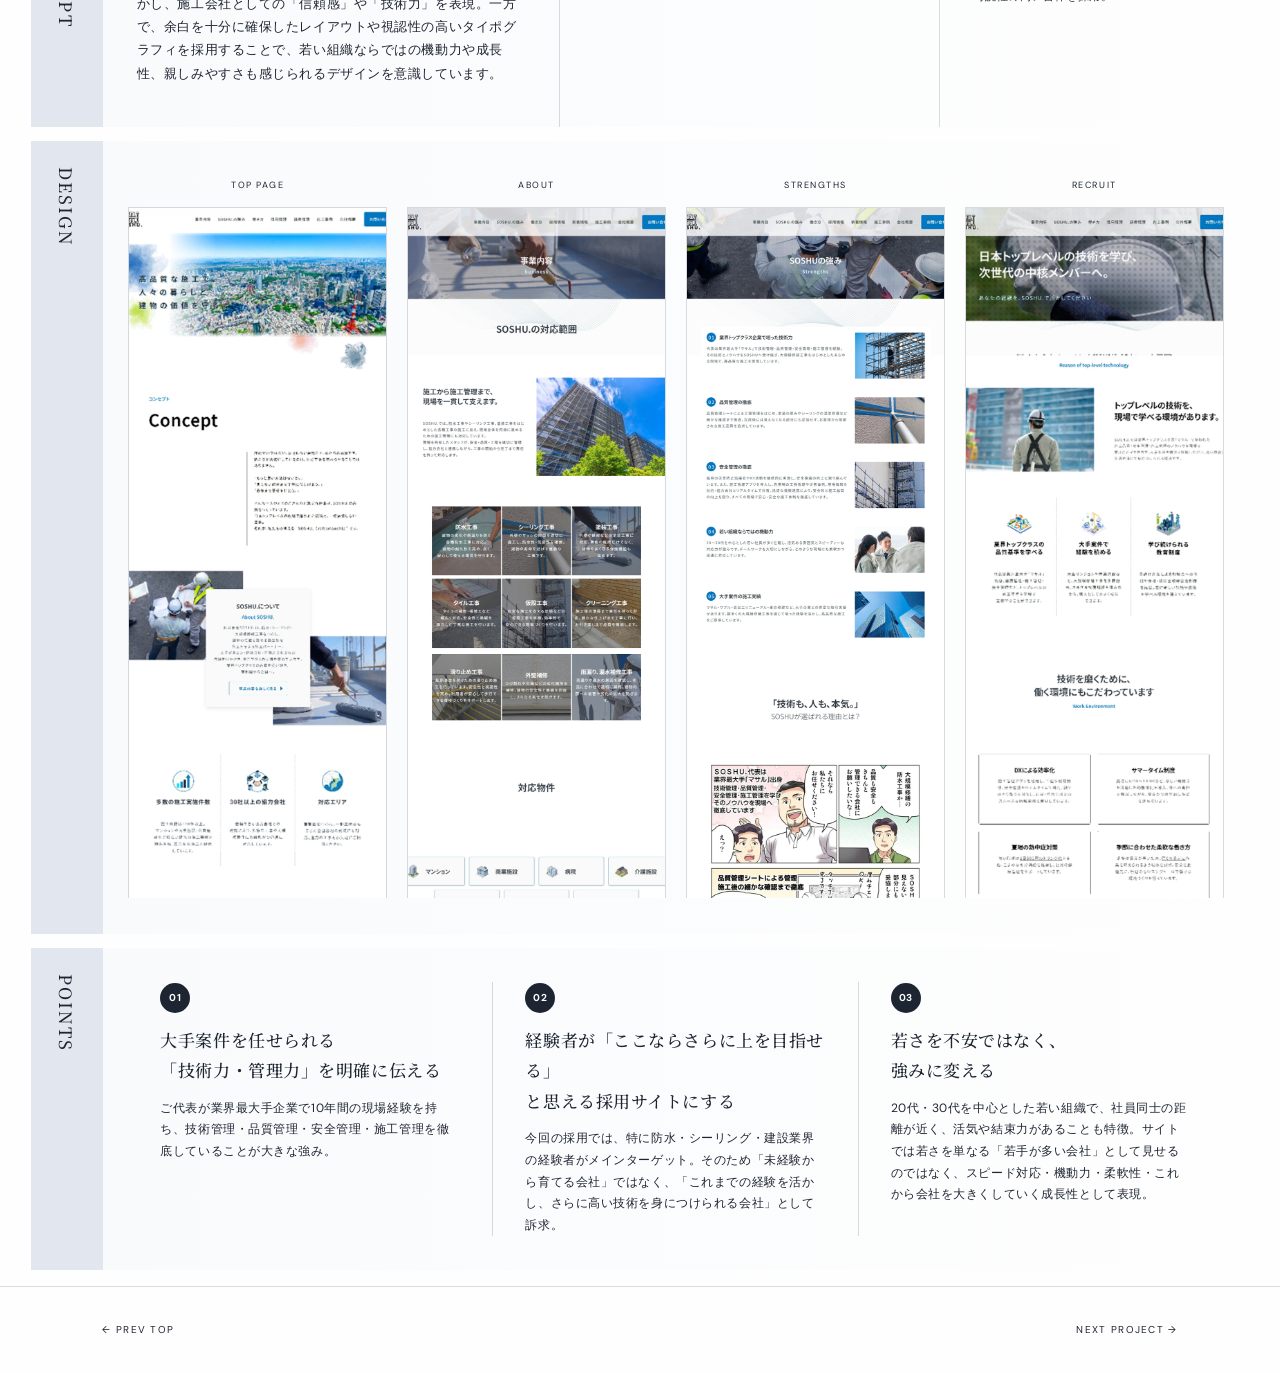
<file: works/project-soshu.html>
<!doctype html>
<html lang="ja">
<head>
<meta charset="utf-8">
<meta name="viewport" content="width=device-width,initial-scale=1">
<title>建設業Webサイト｜CHERYL PORTFOLIO</title>
<meta name="description" content="CHERYL PORTFOLIO 制作実績詳細">
<link rel="preconnect" href="https://fonts.googleapis.com">
<link rel="preconnect" href="https://fonts.gstatic.com" crossorigin>
<link href="https://fonts.googleapis.com/css2?family=DM+Sans:wght@400;500;600&family=Noto+Serif+JP:wght@400;500;600&display=swap" rel="stylesheet">
<link rel="stylesheet" href="../project.css">
</head>
<body>
<header class="project-header">
  <a class="brand" href="../index.html"><strong>CHERYL</strong><span>PORTFOLIO</span></a>
  <nav>
    <a href="../index.html#about">ABOUT</a><a href="../index.html#works">WORKS</a>
    <a href="../index.html#skills">SKILLS</a><a href="../index.html#contact">CONTACT</a>
  </nav>
</header>

<main>
<section class="project-hero">
  <div class="project-hero__copy">
    <a class="back" href="../index.html#works">← BACK TO WORKS</a>
    <p class="category">WEB DESIGN / DIRECTION</p>
    <h1>建設会社<br>リクルートサイト制作</h1>
    <p class="en">Recruit Website</p>
    <div class="counter"><span>01</span><i></i><span>06</span></div>
  </div>
  <figure class="project-hero__visual">
    <!-- 差し替え：assets/images/projects/sample/hero.svg -->
    <img src="../assets/images/works/soshu/MV.jpg" alt="建設会社 コーポレートサイト">
  </figure>
</section>

<section class="band project-info">
  <h2 class="vertical-label">PROJECT INFO</h2>
  <div class="info-grid">
    <article><img class="info-icon" src="../assets/images/icons/role.png" alt=""><h3>担当範囲</h3><p>ワイヤーフレーム設計 / MVデザイン<br>外注様へコーディング指示<br>ライティング</p></article>
    <article><img class="info-icon" src="../assets/images/icons/purpose.png" alt=""><h3>制作目的</h3><p>法人からの新規問い合わせ増加<br>採用情報の強化</p></article>
    <article><img class="info-icon" src="../assets/images/icons/period.png" alt=""><h3>制作期間</h3><p>約1ヶ月</p></article>
    <article><img class="info-icon" src="../assets/images/icons/tools.png" alt=""><h3>制作環境</h3><p>Figma / Photoshop<br>HTML / CSS / JavaScript</p></article>
  </div>
</section>

<section class="band overview">
  <h2 class="vertical-label">OVERVIEW</h2>
  <div class="overview__text">
    <h3>建設会社らしい力強さと<br>若い組織ならではのスタイリッシュさを両立するサイトへ。</h3>
    <p>今回のサイト制作では、業界トップクラス企業で培われた技術力と、品質・安全・施工を徹底して管理する確かな施工体制を軸に、法人のお客様から「安心して任せられる会社」と感じていただけるサイトを目指しました。同時に、20代・30代を中心とした若い組織ならではの機動力や活気、大手案件を通じてさらに技術を磨ける環境など、働く会社としての魅力もしっかりと発信。経験者が「ここでもっと成長したい」と思える採用サイトとしての役割も持たせています。</p>
  </div>
  <!-- hrefを実際の公開サイトURLに変更。画像全体がリンクになります -->
  <a class="overview__link" href="https://www.soshu-chiba.info/" target="_blank" rel="noopener noreferrer" aria-label="実際のサイトを見る">
    <img src="../assets/images/works/soshu/OGP.png" alt="サイトプレビュー">
    <span>VIEW WEBSITE ↗</span>
  </a>
</section>

<section class="band concept">
  <h2 class="vertical-label">DESIGN CONCEPT</h2>
  <div class="concept__copy">
    <h3>デザインコンセプト</h3>
    <p>業界トップクラスの技術力と品質へのこだわりが伝わるよう、既存サイトのイメージを継承しながら、シンプルで洗練されたデザインに仕上げました。重厚感のある配色と大胆な写真を活かし、施工会社としての「信頼感」や「技術力」を表現。一方で、余白を十分に確保したレイアウトや視認性の高いタイポグラフィを採用することで、若い組織ならではの機動力や成長性、親しみやすさも感じられるデザインを意識しています。</p>
  </div>
  <div class="palette">
    <p class="mini-title">COLOR</p>
    <div class="color-list">
      <!-- ★ data-color に16進数を入れると円の色へ自動反映 -->
      <div class="color-chip" data-color="#323840"><i></i><code>#323840</code></div>
      <div class="color-chip" data-color="#4A555D"><i></i><code>#4A555D</code></div>
      <div class="color-chip" data-color="#83A4CE"><i></i><code>#83A4CE</code></div>
      <div class="color-chip" data-color="#EEEEEE"><i></i><code>#EEEEEE</code></div>
    </div>
  </div>
  <div class="typography">
    <p class="mini-title">TYPOGRAPHY</p><strong>Aa</strong><p>Noto Sans JP<br>可読性の高い書体を採用。</p>
  </div>
</section>

<section class="band design">
  <h2 class="vertical-label">DESIGN</h2>
  <div class="design-grid">
    <figure><figcaption>TOP PAGE</figcaption><img src="../assets/images/works/soshu/soshu-top.jpg" alt="トップページ"></figure>
    <figure><figcaption>ABOUT</figcaption><img src="../assets/images/works/soshu/soshu-business.jpg" alt="ABOUTページ"></figure>
    <figure><figcaption>STRENGTHS</figcaption><img src="../assets/images/works/soshu/soshu-strengths.jpg" alt="事業内容ページ"></figure>
    <figure><figcaption>RECRUIT</figcaption><img src="../assets/images/works/soshu/soshu-recruit.jpg" alt="採用ページ"></figure>
  </div>
</section>

<section class="band points">
  <h2 class="vertical-label">POINTS</h2>
  <div class="points-grid">
    <article><b>01</b><h3>大手案件を任せられる<br>「技術力・管理力」を明確に伝える</h3><p>ご代表が業界最大手企業で10年間の現場経験を持ち、技術管理・品質管理・安全管理・施工管理を徹底していることが大きな強み。</p></article>
    <article><b>02</b><h3>経験者が「ここならさらに上を目指せる」<br>と思える採用サイトにする</h3><p>今回の採用では、特に防水・シーリング・建設業界の経験者がメインターゲット。そのため「未経験から育てる会社」ではなく、「これまでの経験を活かし、さらに高い技術を身につけられる会社」として訴求。</p></article>
    <article><b>03</b><h3>若さを不安ではなく、<br>強みに変える</h3><p>20代・30代を中心とした若い組織で、社員同士の距離が近く、活気や結束力があることも特徴。サイトでは若さを単なる「若手が多い会社」として見せるのではなく、スピード対応・機動力・柔軟性・これから会社を大きくしていく成長性として表現。</p></article>
  </div>
</section>

<nav class="project-pager">
  <a href="index.html">← PREV TOP</a>
  <a href="#">NEXT PROJECT →</a>
</nav>
</main>
<script src="../project.js"></script>
</body>
</html>
</file>
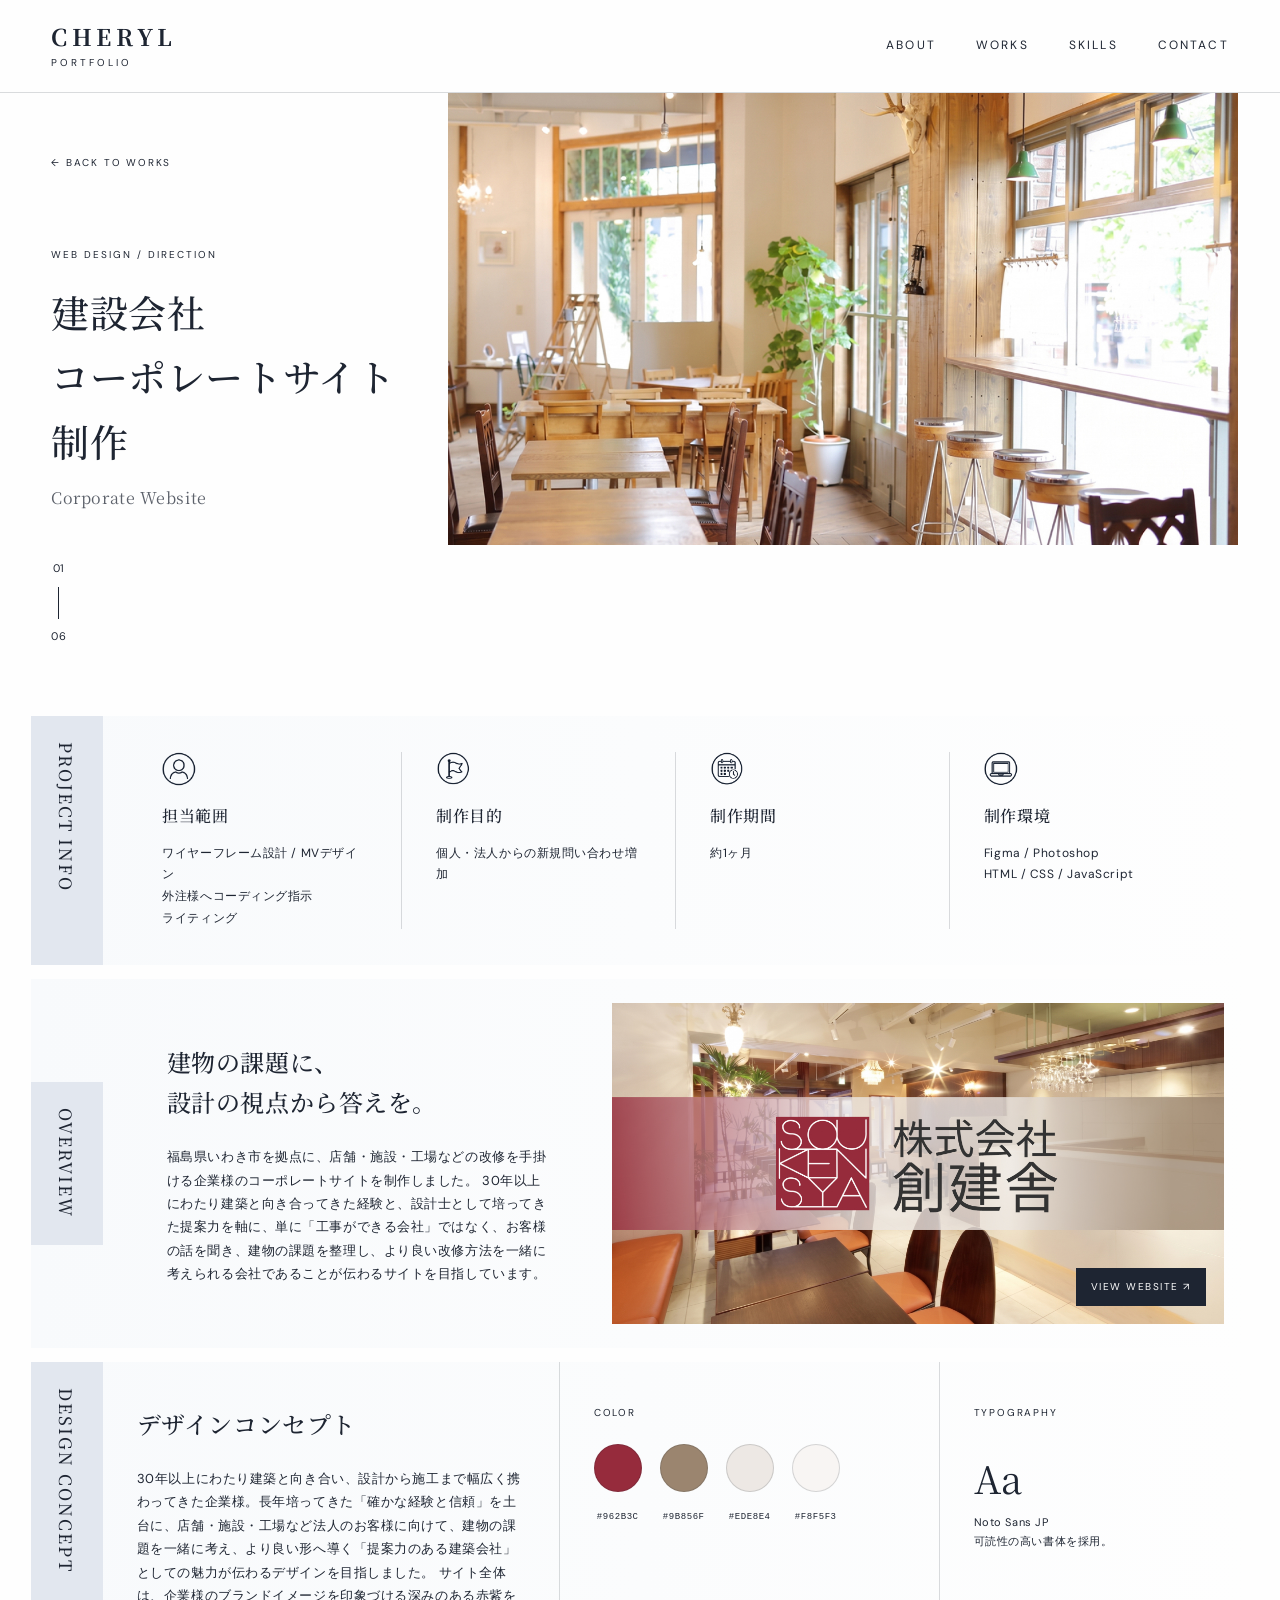
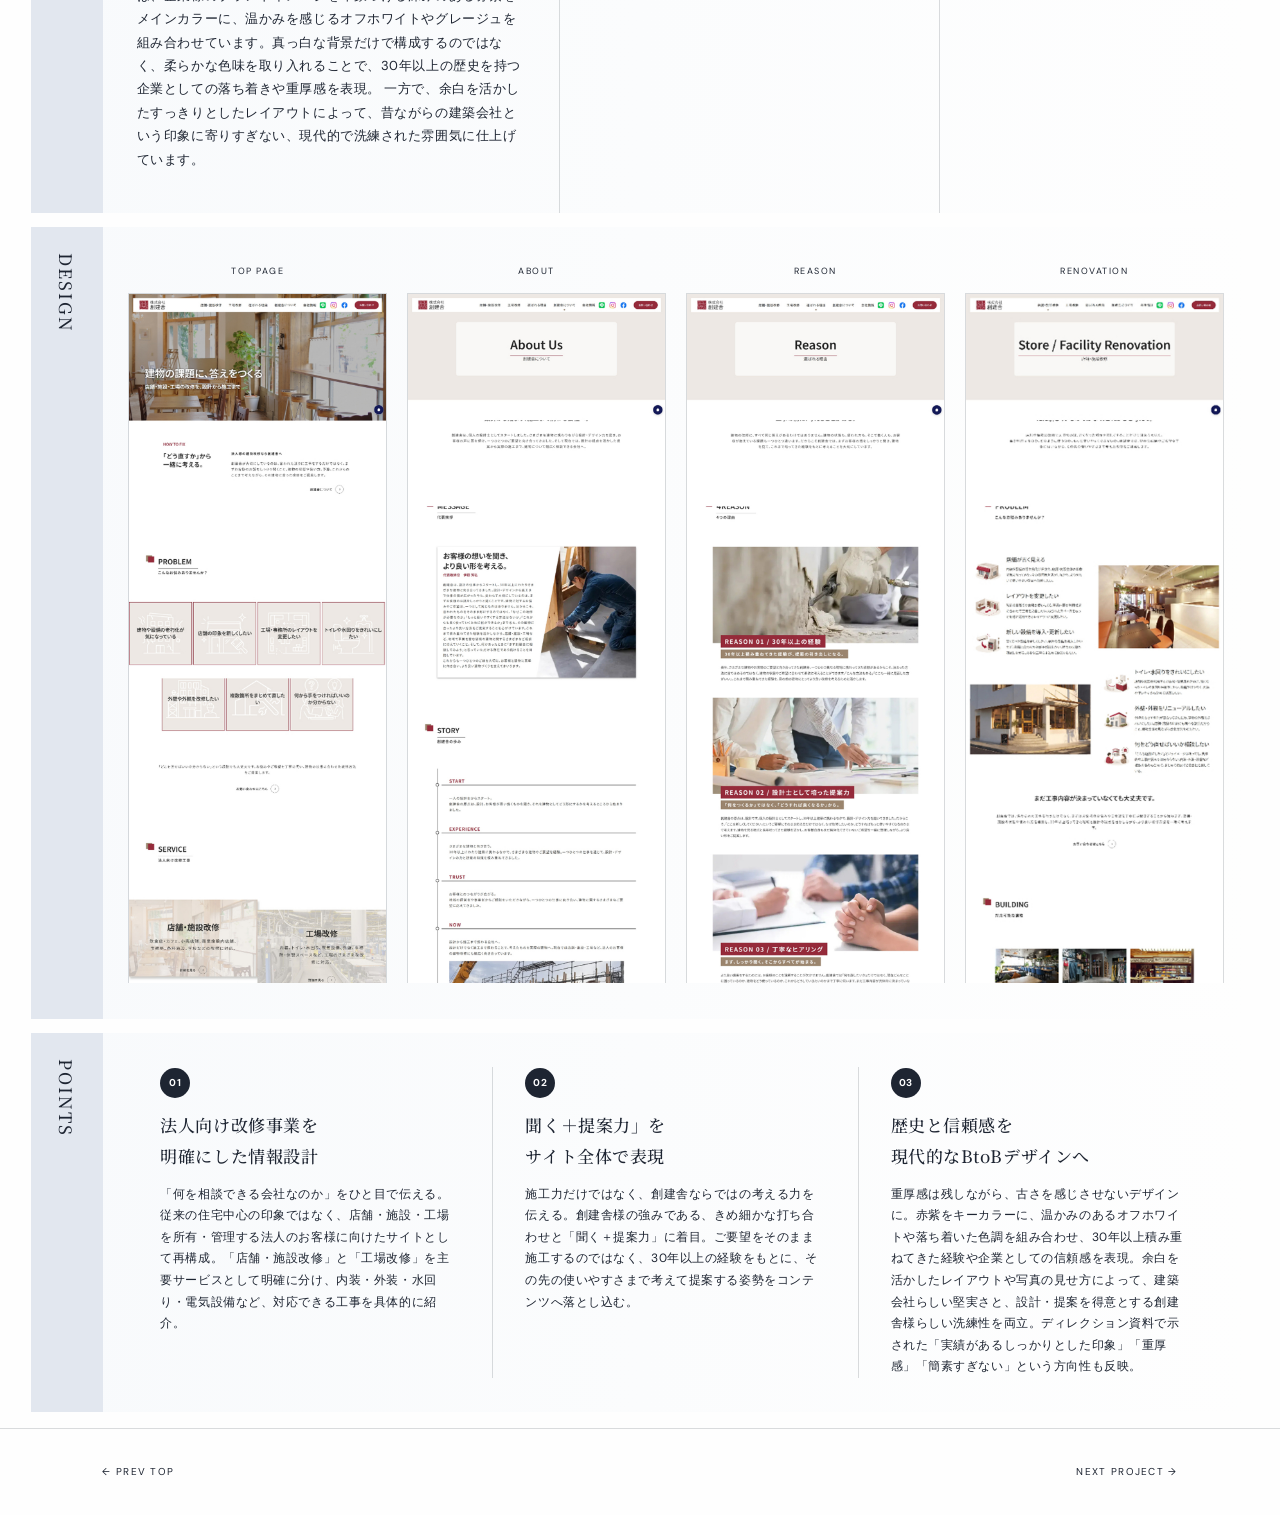
<file: works/project-soukensya.html>
<!doctype html>
<html lang="ja">
<head>
<meta charset="utf-8">
<meta name="viewport" content="width=device-width,initial-scale=1">
<title>建設業Webサイト｜CHERYL PORTFOLIO</title>
<meta name="description" content="CHERYL PORTFOLIO 制作実績詳細">
<link rel="preconnect" href="https://fonts.googleapis.com">
<link rel="preconnect" href="https://fonts.gstatic.com" crossorigin>
<link href="https://fonts.googleapis.com/css2?family=DM+Sans:wght@400;500;600&family=Noto+Serif+JP:wght@400;500;600&display=swap" rel="stylesheet">
<link rel="stylesheet" href="../project.css">
</head>
<body>
<header class="project-header">
  <a class="brand" href="../index.html"><strong>CHERYL</strong><span>PORTFOLIO</span></a>
  <nav>
    <a href="../index.html#about">ABOUT</a><a href="../index.html#works">WORKS</a>
    <a href="../index.html#skills">SKILLS</a><a href="../index.html#contact">CONTACT</a>
  </nav>
</header>

<main>
<section class="project-hero">
  <div class="project-hero__copy">
    <a class="back" href="../index.html#works">← BACK TO WORKS</a>
    <p class="category">WEB DESIGN / DIRECTION</p>
    <h1>建設会社<br>コーポレートサイト制作</h1>
    <p class="en">Corporate Website</p>
    <div class="counter"><span>01</span><i></i><span>06</span></div>
  </div>
  <figure class="project-hero__visual">
    <!-- 差し替え：assets/images/projects/sample/hero.svg -->
    <img src="../assets/images/works/soukensya/MV.jpg" alt="建設業 コーポレートサイト">
  </figure>
</section>

<section class="band project-info">
  <h2 class="vertical-label">PROJECT INFO</h2>
  <div class="info-grid">
    <article><img class="info-icon" src="../assets/images/icons/role.png" alt=""><h3>担当範囲</h3><p>ワイヤーフレーム設計 / MVデザイン<br>外注様へコーディング指示<br>ライティング</p></article>
    <article><img class="info-icon" src="../assets/images/icons/purpose.png" alt=""><h3>制作目的</h3><p>個人・法人からの新規問い合わせ増加</p></article>
    <article><img class="info-icon" src="../assets/images/icons/period.png" alt=""><h3>制作期間</h3><p>約1ヶ月</p></article>
    <article><img class="info-icon" src="../assets/images/icons/tools.png" alt=""><h3>制作環境</h3><p>Figma / Photoshop<br>HTML / CSS / JavaScript</p></article>
  </div>
</section>

<section class="band overview">
  <h2 class="vertical-label">OVERVIEW</h2>
  <div class="overview__text">
    <h3>建物の課題に、<br>設計の視点から答えを。</h3>
    <p>福島県いわき市を拠点に、店舗・施設・工場などの改修を手掛ける企業様のコーポレートサイトを制作しました。
      30年以上にわたり建築と向き合ってきた経験と、設計士として培ってきた提案力を軸に、単に「工事ができる会社」ではなく、お客様の話を聞き、建物の課題を整理し、より良い改修方法を一緒に考えられる会社であることが伝わるサイトを目指しています。</p>
  </div>
  <!-- hrefを実際の公開サイトURLに変更。画像全体がリンクになります -->
  <a class="overview__link" href="https://www.soukensya-i.com/" target="_blank" rel="noopener noreferrer" aria-label="実際のサイトを見る">
    <img src="../assets/images/works/soukensya/OGP.jpg" alt="サイトプレビュー">
    <span>VIEW WEBSITE ↗</span>
  </a>
</section>

<section class="band concept">
  <h2 class="vertical-label">DESIGN CONCEPT</h2>
  <div class="concept__copy">
    <h3>デザインコンセプト</h3>
    <p>30年以上にわたり建築と向き合い、設計から施工まで幅広く携わってきた企業様。長年培ってきた「確かな経験と信頼」を土台に、店舗・施設・工場など法人のお客様に向けて、建物の課題を一緒に考え、より良い形へ導く「提案力のある建築会社」としての魅力が伝わるデザインを目指しました。
      サイト全体は、企業様のブランドイメージを印象づける深みのある赤紫をメインカラーに、温かみを感じるオフホワイトやグレージュを組み合わせています。真っ白な背景だけで構成するのではなく、柔らかな色味を取り入れることで、30年以上の歴史を持つ企業としての落ち着きや重厚感を表現。
      一方で、余白を活かしたすっきりとしたレイアウトによって、昔ながらの建築会社という印象に寄りすぎない、現代的で洗練された雰囲気に仕上げています。</p>
  </div>
  <div class="palette">
    <p class="mini-title">COLOR</p>
    <div class="color-list">
      <!-- ★ data-color に16進数を入れると円の色へ自動反映 -->
      <div class="color-chip" data-color="#962B3C"><i></i><code>#962B3C</code></div>
      <div class="color-chip" data-color="#9B856F"><i></i><code>#9B856F</code></div>
      <div class="color-chip" data-color="#EDE8E4"><i></i><code>#EDE8E4</code></div>
      <div class="color-chip" data-color="#F8F5F3"><i></i><code>#F8F5F3</code></div>
    </div>
  </div>
  <div class="typography">
    <p class="mini-title">TYPOGRAPHY</p><strong>Aa</strong><p>Noto Sans JP<br>可読性の高い書体を採用。</p>
  </div>
</section>

<section class="band design">
  <h2 class="vertical-label">DESIGN</h2>
  <div class="design-grid">
    <figure><figcaption>TOP PAGE</figcaption><img src="../assets/images/works/soukensya/soukensya-top.jpg" alt="トップページ"></figure>
    <figure><figcaption>ABOUT</figcaption><img src="../assets/images/works/soukensya/soukensya-aboutus.jpg" alt="ABOUTページ"></figure>
    <figure><figcaption>REASON</figcaption><img src="../assets/images/works/soukensya/soukensya-reason.jpg" alt="事業内容ページ"></figure>
    <figure><figcaption>RENOVATION</figcaption><img src="../assets/images/works/soukensya/soukensya-storerenovation.jpg" alt="リノベーションページ"></figure>
  </div>
</section>

<section class="band points">
  <h2 class="vertical-label">POINTS</h2>
  <div class="points-grid">
    <article><b>01</b><h3>法人向け改修事業を<br>明確にした情報設計</h3><p>「何を相談できる会社なのか」をひと目で伝える。従来の住宅中心の印象ではなく、店舗・施設・工場を所有・管理する法人のお客様に向けたサイトとして再構成。「店舗・施設改修」と「工場改修」を主要サービスとして明確に分け、内装・外装・水回り・電気設備など、対応できる工事を具体的に紹介。</p></article>
    <article><b>02</b><h3>聞く＋提案力」を<br>サイト全体で表現</h3><p>施工力だけではなく、創建舎ならではの考える力を伝える。創建舎様の強みである、きめ細かな打ち合わせと「聞く＋提案力」に着目。ご要望をそのまま施工するのではなく、30年以上の経験をもとに、その先の使いやすさまで考えて提案する姿勢をコンテンツへ落とし込む。</p></article>
    <article><b>03</b><h3>歴史と信頼感を<br>現代的なBtoBデザインへ</h3><p>重厚感は残しながら、古さを感じさせないデザインに。赤紫をキーカラーに、温かみのあるオフホワイトや落ち着いた色調を組み合わせ、30年以上積み重ねてきた経験や企業としての信頼感を表現。余白を活かしたレイアウトや写真の見せ方によって、建築会社らしい堅実さと、設計・提案を得意とする創建舎様らしい洗練性を両立。ディレクション資料で示された「実績があるしっかりとした印象」「重厚感」「簡素すぎない」という方向性も反映。</p></article>
  </div>
</section>

<nav class="project-pager">
  <a href="index.html">← PREV TOP</a>
  <a href="#">NEXT PROJECT →</a>
</nav>
</main>
<script src="../project.js"></script>
</body>
</html>
</file>
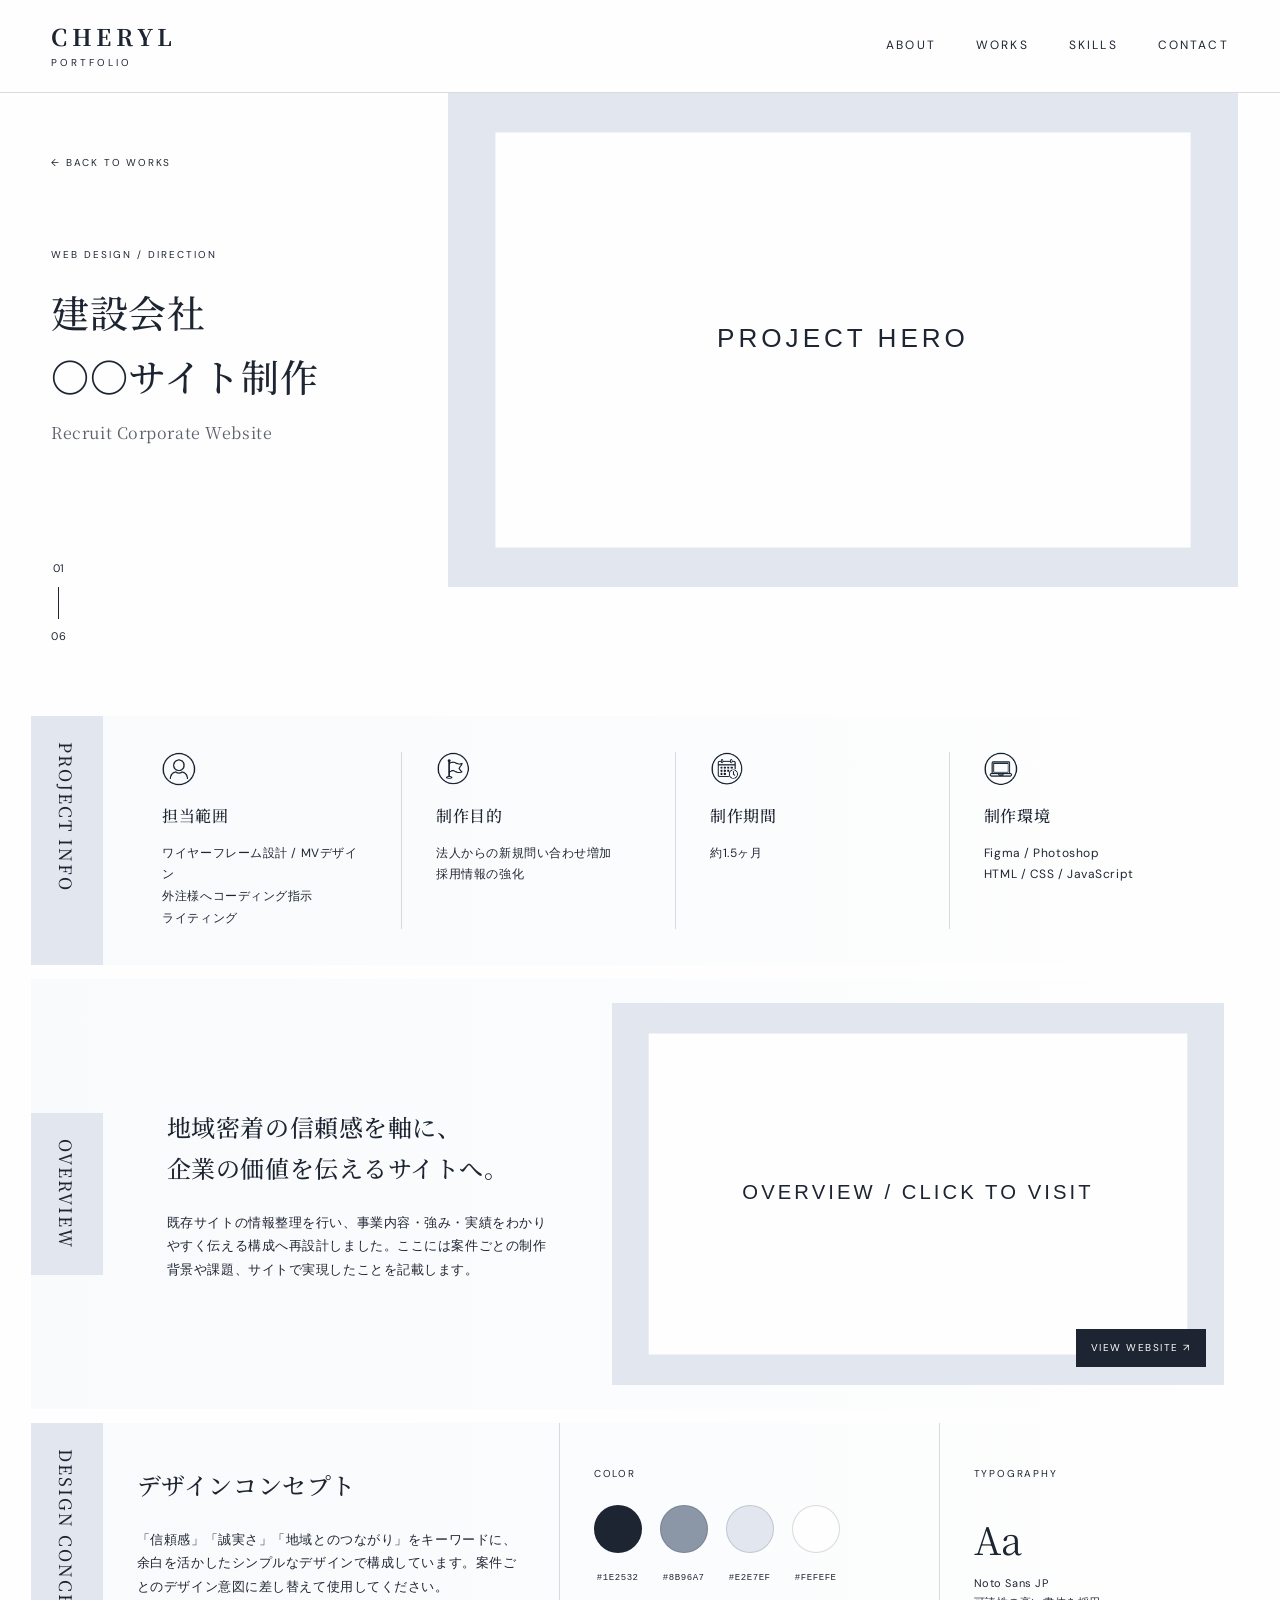
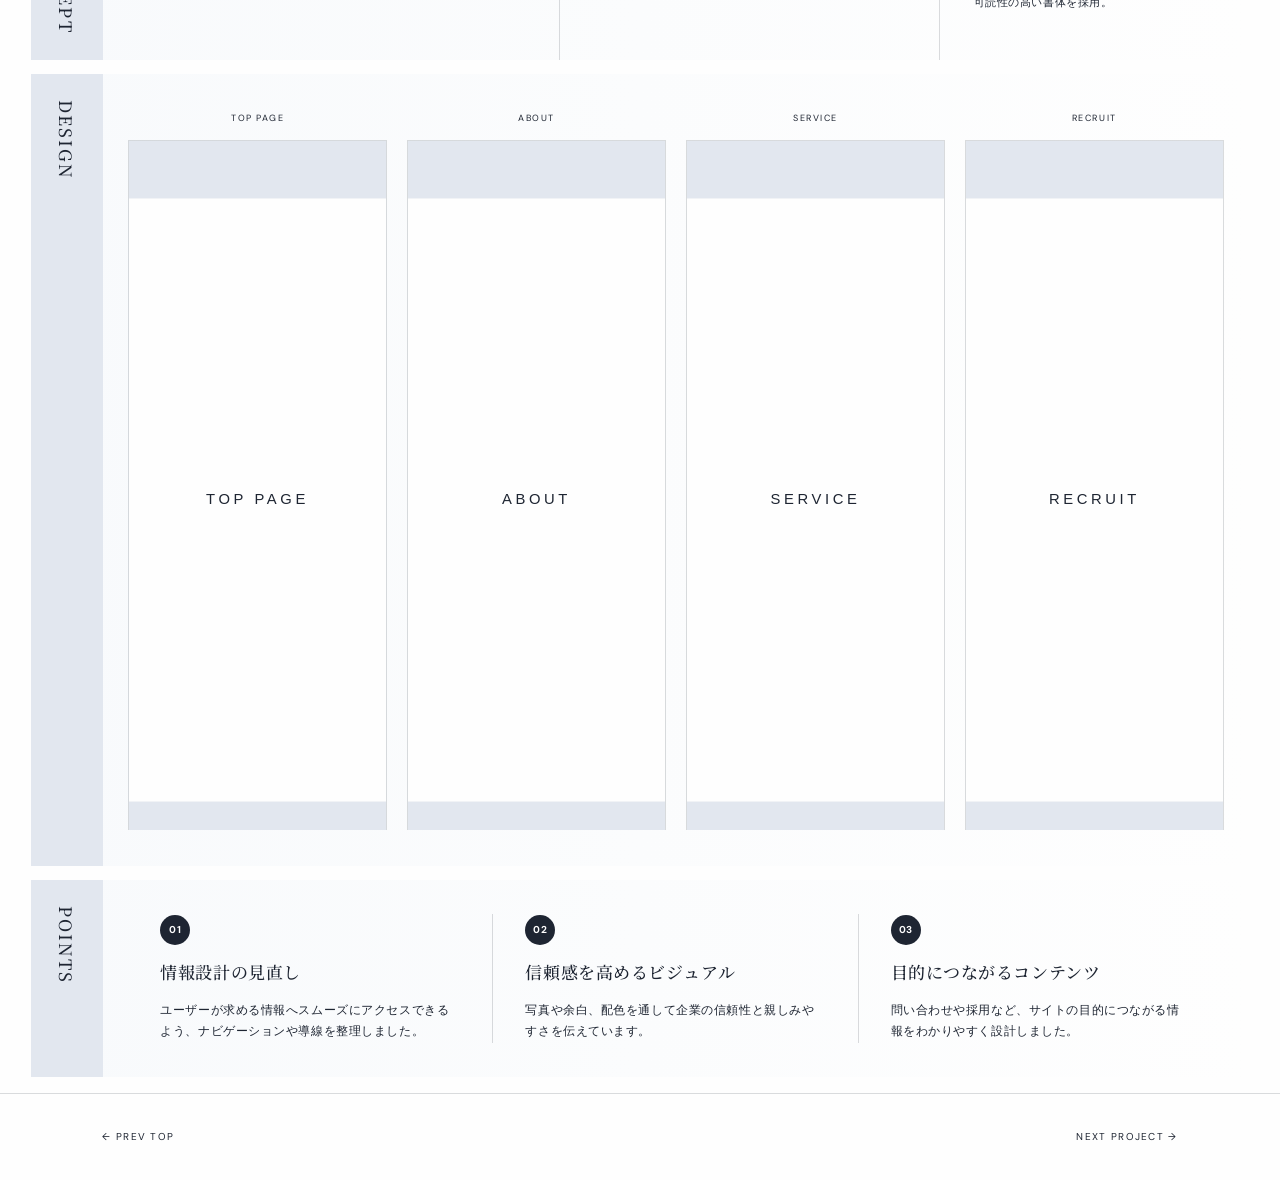
<file: works/project-template.html>
<!doctype html>
<html lang="ja">
<head>
<meta charset="utf-8">
<meta name="viewport" content="width=device-width,initial-scale=1">
<title>建設業Webサイト｜CHERYL PORTFOLIO</title>
<meta name="description" content="CHERYL PORTFOLIO 制作実績詳細">
<link rel="preconnect" href="https://fonts.googleapis.com">
<link rel="preconnect" href="https://fonts.gstatic.com" crossorigin>
<link href="https://fonts.googleapis.com/css2?family=DM+Sans:wght@400;500;600&family=Noto+Serif+JP:wght@400;500;600&display=swap" rel="stylesheet">
<link rel="stylesheet" href="../project.css">
</head>
<body>
<header class="project-header">
  <a class="brand" href="../index.html"><strong>CHERYL</strong><span>PORTFOLIO</span></a>
  <nav>
    <a href="../index.html#about">ABOUT</a><a href="../index.html#works">WORKS</a>
    <a href="../index.html#skills">SKILLS</a><a href="../index.html#contact">CONTACT</a>
  </nav>
</header>

<main>
<section class="project-hero">
  <div class="project-hero__copy">
    <a class="back" href="../index.html#works">← BACK TO WORKS</a>
    <p class="category">WEB DESIGN / DIRECTION</p>
    <h1>建設会社<br>〇〇サイト制作</h1>
    <p class="en">Recruit Corporate Website</p>
    <div class="counter"><span>01</span><i></i><span>06</span></div>
  </div>
  <figure class="project-hero__visual">
    <!-- 差し替え：assets/images/projects/sample/hero.svg -->
    <img src="../assets/projects/sample/hero.svg" alt="建設業 コーポレートサイト">
  </figure>
</section>

<section class="band project-info">
  <h2 class="vertical-label">PROJECT INFO</h2>
  <div class="info-grid">
    <article><img class="info-icon" src="../assets/images/icons/role.png" alt=""><h3>担当範囲</h3><p>ワイヤーフレーム設計 / MVデザイン<br>外注様へコーディング指示<br>ライティング</p></article>
    <article><img class="info-icon" src="../assets/images/icons/purpose.png" alt=""><h3>制作目的</h3><p>法人からの新規問い合わせ増加<br>採用情報の強化</p></article>
    <article><img class="info-icon" src="../assets/images/icons/period.png" alt=""><h3>制作期間</h3><p>約1.5ヶ月</p></article>
    <article><img class="info-icon" src="../assets/images/icons/tools.png" alt=""><h3>制作環境</h3><p>Figma / Photoshop<br>HTML / CSS / JavaScript</p></article>
  </div>
</section>

<section class="band overview">
  <h2 class="vertical-label">OVERVIEW</h2>
  <div class="overview__text">
    <h3>地域密着の信頼感を軸に、<br>企業の価値を伝えるサイトへ。</h3>
    <p>既存サイトの情報整理を行い、事業内容・強み・実績をわかりやすく伝える構成へ再設計しました。ここには案件ごとの制作背景や課題、サイトで実現したことを記載します。</p>
  </div>
  <!-- hrefを実際の公開サイトURLに変更。画像全体がリンクになります -->
  <a class="overview__link" href="https://example.com" target="_blank" rel="noopener noreferrer" aria-label="実際のサイトを見る">
    <img src="../assets/projects/sample/overview.svg" alt="サイトプレビュー">
    <span>VIEW WEBSITE ↗</span>
  </a>
</section>

<section class="band concept">
  <h2 class="vertical-label">DESIGN CONCEPT</h2>
  <div class="concept__copy">
    <h3>デザインコンセプト</h3>
    <p>「信頼感」「誠実さ」「地域とのつながり」をキーワードに、余白を活かしたシンプルなデザインで構成しています。案件ごとのデザイン意図に差し替えて使用してください。</p>
  </div>
  <div class="palette">
    <p class="mini-title">COLOR</p>
    <div class="color-list">
      <!-- ★ data-color に16進数を入れると円の色へ自動反映 -->
      <div class="color-chip" data-color="#1E2532"><i></i><code>#1E2532</code></div>
      <div class="color-chip" data-color="#8B96A7"><i></i><code>#8B96A7</code></div>
      <div class="color-chip" data-color="#E2E7EF"><i></i><code>#E2E7EF</code></div>
      <div class="color-chip" data-color="#FEFEFE"><i></i><code>#FEFEFE</code></div>
    </div>
  </div>
  <div class="typography">
    <p class="mini-title">TYPOGRAPHY</p><strong>Aa</strong><p>Noto Sans JP<br>可読性の高い書体を採用。</p>
  </div>
</section>

<section class="band design">
  <h2 class="vertical-label">DESIGN</h2>
  <div class="design-grid">
    <figure><figcaption>TOP PAGE</figcaption><img src="../assets/projects/sample/design-top.svg" alt="トップページ"></figure>
    <figure><figcaption>ABOUT</figcaption><img src="../assets/projects/sample/design-about.svg" alt="ABOUTページ"></figure>
    <figure><figcaption>SERVICE</figcaption><img src="../assets/projects/sample/design-service.svg" alt="事業内容ページ"></figure>
    <figure><figcaption>RECRUIT</figcaption><img src="../assets/projects/sample/design-recruit.svg" alt="採用ページ"></figure>
  </div>
</section>

<section class="band points">
  <h2 class="vertical-label">POINTS</h2>
  <div class="points-grid">
    <article><b>01</b><h3>情報設計の見直し</h3><p>ユーザーが求める情報へスムーズにアクセスできるよう、ナビゲーションや導線を整理しました。</p></article>
    <article><b>02</b><h3>信頼感を高めるビジュアル</h3><p>写真や余白、配色を通して企業の信頼性と親しみやすさを伝えています。</p></article>
    <article><b>03</b><h3>目的につながるコンテンツ</h3><p>問い合わせや採用など、サイトの目的につながる情報をわかりやすく設計しました。</p></article>
  </div>
</section>

<nav class="project-pager">
  <a href="index.html">← PREV TOP</a>
  <a href="#">NEXT PROJECT →</a>
</nav>
</main>
<script src="../project.js"></script>
</body>
</html>
</file>
<file: style.css>
:root{--ice:#E2E7EF;
  --ink:#1E2532;
  --white:#FEFEFE;
  --line:rgba(30,37,50,.18);
  --serif:"Noto Serif JP",serif;
  --sans:"DM Sans",Arial,sans-serif
}
*{box-sizing:border-box}
html{scroll-behavior:smooth}
body{
  margin:0;
  color:var(--ink);
  background:var(--white);
  font-family:var(--sans);
  line-height:1.8;
  letter-spacing:.03em
}
img{display:block;width:100%}

a{color:inherit;
  text-decoration:none
}
figure,p,h1,h2,h3{margin:0}
section{scroll-margin-top:90px}

.loader{position:fixed;
  inset:0;
  z-index:9999;
  background:var(--ice);
  display:grid;
  place-items:center;
  transition:opacity .7s ease,
  visibility .7s ease
}
.loader.is-hidden{
  opacity:0;
  visibility:hidden
}
.loader__inner{text-align:center}
.loader__brand{font-family:var(--serif);
  font-size:28px;
  letter-spacing:.16em;
  line-height:1.2
}
.loader__brand span{
  font-size:12px;
  letter-spacing:.28em
}
.loader__ring{
  width:130px;
  height:130px;
  margin:42px auto 30px;
  border:1px solid var(--ink);
  border-radius:50%;
  position:relative
}
.loader__ring::after{
  content:"";
  position:absolute;
  width:8px;
  height:8px;
  border-radius:50%;
  background:var(--ink);
  top:-4px;
  left:61px;
  animation:spinDot 1.5s linear infinite;
  transform-origin:4px 69px
}
.loader__text{
  font-size:11px;
  letter-spacing:.35em
}
@keyframes spinDot{to{transform:rotate(360deg)}}
.header{height:92px;padding:0 4vw;
  display:flex;
  align-items:center;
  justify-content:space-between;
  position:absolute;
  inset:0 0 auto 0;
  z-index:20
}
.brand{display:inline-flex;
    flex-direction:column;
    line-height:1.1
}
.brand__main{font-family:var(--serif);
    font-size:23px;
    letter-spacing:.2em
}
.brand__sub{font-size:10px;
    letter-spacing:.3em;
    margin-top:7px
}
.nav{
    display:flex;
    gap:42px;
    font-size:12px;letter-spacing:.18em
}
.nav a{position:relative}
.nav a::after{content:"";
  position:absolute;
  left:0;
  bottom:-6px;
  width:0;
  height:1px;
  background:currentColor;
  transition:.3s}
.nav a:hover::after{width:100%}

.mv{min-height:760px;
  height:100vh;
  position:relative;
  overflow:hidden;
  background:var(--white)
}
.mv__image-wrap{
  position:absolute;
  right:0;
  top:0;width:74%;height:100%
}
.mv__image{
  height:100%;
  margin-top:60px;
  object-fit:cover
}
.mv__copy-panel{
  position:absolute;
  left:11.5%;
  top:13%;
  width:220px;
  min-height:520px;
  padding:46px 34px;
  background:var(--ice);
  z-index:3;
  display:flex;
  gap:28px;
  justify-content:center
}
.vertical-text{writing-mode:vertical-rl;
  text-orientation:mixed
}
.mv__title{font-family:var(--serif);
  font-size:50px;
  font-weight:500;
  line-height:1.55;
  letter-spacing:.08em
}
.mv__eyebrow{font-family:var(--serif);
  font-size:15px;
  letter-spacing:.15em;padding-top:70px
  }
.mv__circle{position:absolute;
  right:9%;
  top:13%;
  width:190px;
  height:190px;
  z-index:4;
  animation:rotateCircle 18s linear infinite
}
.mv__circle svg{
  width:100%;
  height:100%
}
.mv__circle text{font-family:var(--sans);
  font-size:11px;
  letter-spacing:2.8px;
  fill:var(--white)
}
@keyframes rotateCircle{to{transform:rotate(360deg)}}
.mv__index{
  position:absolute;
  left:4.8%;
  bottom:13%;
  display:flex;
  flex-direction:column;
  align-items:center;
  gap:10px;
  font-size:12px
}
.mv__index i{
  width:1px;
  height:42px;
  background:var(--ink)
}

.scroll{
  position:absolute;
  right:4.5%;
  bottom:7%;
  color:var(--white);
  writing-mode:vertical-rl;
  font-size:11px;
  letter-spacing:.18em;
  display:flex;
  align-items:center;
  gap:14px
}
.scroll span{
  display:block;
  width:1px;
  height:56px;
  background:var(--white)
}
.section{
  padding:140px 4vw;
  max-width:1440px;
  margin:0 auto
}
.section__head{
  display:grid;
  grid-template-columns:80px 1fr;
  gap:40px;
  margin-bottom:70px;
  align-items:start
}
.section__label{
  background:var(--ice);
  min-height:220px;
  padding:22px 24px;
  font-family:var(--serif);
  font-size:21px;
  letter-spacing:.12em
}
.section__kicker{
  font-size:11px;
  letter-spacing:.22em;
  margin-bottom:16px
}
.section h2{
  font-family:var(--serif);
  font-weight:500;
  font-size:44px;
  line-height:1.55;
  letter-spacing:.06em
}

/* ABOUT SECTION */
.about__grid{
  display:grid;
  grid-template-columns:1fr 1.05fr;
  gap:8vw;
  align-items:center;
  padding-left:120px
}
.about__text{max-width:540px}
.about__text .lead{
  font-family:var(--serif);
  font-size:22px;
  line-height:2;
  margin-bottom:28px
}
.about__visual{
  aspect-ratio:4/3;
  overflow:hidden
}
.about__visual img{
  height:100%;
  object-fit:cover
}

/* SKILLS SECTION */
.skills{
  background:linear-gradient(90deg,var(--white),#f8fafc)}
.skills__grid{
  position: relative;
  padding-left:120px;
  display:grid;
  grid-template-columns:repeat(4,1fr);
  border-top:1px solid var(--line);
  border-left:1px solid var(--line)
}
.skills__grid::after {
  content: "";
  position: absolute;
  left: 0;
  bottom: 0;
  width: 120px;
  height: 1px;
  background: var(--line);
}
.skill-card{
  min-height:280px;
  padding:34px 28px;
  border-right:1px solid var(--line);
  border-bottom:1px solid var(--line);
  transition:.3s ease
}
.skill-card:hover{
  background:var(--ice)}
.skill-card__no{font-size:11px;opacity:.6}
.skill-card h3{font-family:var(--serif);
  font-size:22px;
  font-weight:500;
  margin:48px 0 20px;
  letter-spacing:.12em
}
.skill-card p{font-size:13px}

/* WORKS SECTION */
.works__grid{
  padding-left:120px;
  display:grid;
  grid-template-columns:repeat(3,1fr);
  gap:64px 28px
}
.work-card figure{
  aspect-ratio:4/3;
  overflow:hidden;
  background:var(--ice)
}
.work-card img{
  height:100%;
  object-fit:cover;
  transition:transform .55s ease
}
.work-card:hover img{transform:scale(1.035)}
.work-card__meta{
  display:flex;
  justify-content:space-between;
  margin-top:18px;
  padding-top:12px;
  border-top:1px solid var(--line)
}
.work-card__meta span{
  font-family:var(--serif);
  font-size:18px
}
.work-card__meta small{
  font-size:10px;
  letter-spacing:.15em
}
.work-card h3{font-family:var(--serif);
  font-weight:500;
  font-size:21px;
  margin-top:14px
}
.work-card p{font-size:12px;
  opacity:.65;
  margin-top:4px
}

/* WORKS VIEW MORE */
.works__more {
  display: flex;
  justify-content: flex-end;
  margin-top: 64px;
}
.works__button {
  width: 220px;
  height: 62px;
  padding: 0 24px;
  display: flex;
  align-items: center;
  justify-content: space-between;
  background: #1E2532;
  border: 1px solid #1E2532;
  color: #FEFEFE;
  font-size: 11px;
  letter-spacing: .18em;
  transition: .3s ease;
}
.works__button span {
  font-size: 16px;
  transition: transform .3s ease;
}
/* hover */
.works__button:hover {
  background: #FEFEFE;
  color: #1E2532;
}
.works__button:hover span {
  transform: translate(3px, -3px);
}
/* CONTACT SECTION */
.contact{
  background:var(--ice);
  padding:120px 5vw;
  margin-top:30px
}
.contact__inner{
  max-width:1100px;
  margin:0 auto;
  display:grid;
  grid-template-columns:140px 1fr auto;
  gap:42px;
  align-items:center
}
.contact__label{writing-mode:vertical-rl;
  font-family:var(--serif);
  letter-spacing:.2em
}
.contact h2{font-family:var(--serif);
  font-weight:500;
  font-size:42px;
  line-height:1.55;
  margin-bottom:14px
}
.contact p{font-size:13px}
.contact__button{min-width:220px;
  height:62px;
  border:1px solid var(--ink);
  display:flex;
  align-items:center;
  justify-content:space-between;
  padding:0 24px;
  font-size:11px;
  letter-spacing:.18em;
  transition:.3s
}
.contact__button:hover{background:var(--ink);color:var(--white)}
.footer{background:var(--ink);
  color:var(--white);
  min-height:120px;
  padding:30px 4vw;
  display:flex;
  align-items:center;
  justify-content:space-between
}
.brand--footer .brand__main{font-size:18px}
.footer p{font-size:10px;letter-spacing:.14em}
.reveal{opacity:0;
  transform:translateY(24px);
  transition:opacity .8s ease,transform .8s ease
}
.reveal.is-visible{opacity:1;transform:none}
@media(max-width:980px){
  .nav{gap:18px}
  .mv__image-wrap{width:100%;opacity:.72}
  .mv__copy-panel{left:7%;top:15%}
  .section{padding:100px 5vw}
  .about__grid,.skills__grid,.works__grid{padding-left:0}
  .skills__grid{grid-template-columns:repeat(2,1fr)}
  .works__grid{grid-template-columns:repeat(2,1fr)}
  .contact__inner{grid-template-columns:1fr}
  .contact__label{writing-mode:horizontal-tb}
}
@media(max-width:680px){
  .header{height:72px}
  .nav{display:none}
  .mv{min-height:680px}
  .mv__copy-panel{width:180px;min-height:430px;left:7%;top:18%;padding:30px 24px}
  .mv__title{font-size:38px}
  .mv__eyebrow{font-size:12px}
  .mv__circle{width:130px;height:130px;right:5%;top:18%}
  .section__head{grid-template-columns:54px 1fr;gap:20px}
  .section__label{min-height:170px;padding:18px 14px;font-size:16px}
  .section h2,.contact h2{font-size:32px}
  .about__grid{grid-template-columns:1fr}
  .skills__grid,.works__grid{grid-template-columns:1fr}
  .skill-card{min-height:auto}
  .mv__image-wrap {
    width: 100%;
    height: 100%;
    opacity: 1;
  }
    /* .mv__image {
    width: 100%;
    height: 100%;
    object-fit: cover;
    object-position: 32% center;} */

  /* キャッチコピーを右側へ */
    /* .mv__copy-panel {
    left: auto;
    right: 5%;
    top: 17%;
    width: 165px;
    min-height: 420px;
    padding: 28px 20px;}
    .mv__title {
    font-size: 36px;}
    .mv__eyebrow {
    font-size: 11px;
    padding-top: 60px;} */

}
.skill-card__icon {
  display: block;
  width: 48px;
  height: 48px;
  object-fit: contain;
  margin: 0 0 24px;
}
.skills__grid .skill-card {
  background: rgba(231, 233, 238, 0.25);
}
/* =========================================
  WORKS ARCHIVE PAGE
========================================= */

.works-page {
  padding-top: 40px;
  color: #1E2532;
}


/* -----------------------------------------
  PAGE INTRO
----------------------------------------- */

.works-page__intro {
  max-width: 1280px;
  margin: 0 auto;
  padding: 70px 5vw 90px;

  display: grid;
  grid-template-columns: 64px 1fr;
  gap: 52px;
}


.works-page__title-label {
  min-height: 220px;

  display: flex;
  justify-content: center;
  align-items: center;

  background: #E2E7EF;
}


.works-page__title-label span {
  writing-mode: vertical-rl;

  font-family: var(--serif);
  font-size: 20px;
  letter-spacing: .22em;
}


.works-page__title-content {
  align-self: center;
}


.works-page__title-content h1 {
  margin: 14px 0 0;

  font-family: var(--serif);
  font-size: clamp(38px, 4vw, 54px);
  font-weight: 400;
  letter-spacing: .12em;
}


.works-page__lead {
  margin-top: 30px;

  font-family: var(--serif);
  font-size: 13px;
  line-height: 2.1;
  letter-spacing: .08em;
}


/* -----------------------------------------
  ARCHIVE
----------------------------------------- */

.works-archive {
  padding: 36px 5vw 130px;

  border-top: 1px solid rgba(30, 37, 50, .05);
}


.works-archive__grid {
  max-width: 1120px;
  margin: 0 auto;

  display: grid;
  grid-template-columns: repeat(3, minmax(0, 1fr));

  column-gap: 32px;
  row-gap: 64px;
}


/* -----------------------------------------
  CARD
----------------------------------------- */

.archive-card {
  display: block;

  min-width: 0;

  color: #1E2532;
  text-decoration: none;
}


.archive-card__image {
  width: 100%;

  margin: 0;

  aspect-ratio: 16 / 9;

  overflow: hidden;

  background: #F5F5F3;
}


.archive-card__image img {
  width: 100%;
  height: 100%;

  display: block;

  object-fit: cover;

  transition:
    transform .7s cubic-bezier(.2, .6, .2, 1),
    opacity .4s ease;
}


.archive-card:hover .archive-card__image img {
  transform: scale(1.035);
}


/* -----------------------------------------
  CARD INFORMATION
----------------------------------------- */

.archive-card__info {
  position: relative;

  min-height: 67px;

  display: grid;
  grid-template-columns: 50px 1fr 20px;
  gap: 15px;

  align-items: center;

  padding: 14px 0 13px;

  border-bottom: 1px solid rgba(30, 37, 50, .18);
}


.archive-card__number {
  padding-right: 14px;

  border-right: 1px solid rgba(30, 37, 50, .18);

  font-family: var(--serif);
  font-size: 22px;
  line-height: 1;
  letter-spacing: .04em;
}


.archive-card__text {
  min-width: 0;
}


.archive-card__category {
  display: block;

  margin-bottom: 5px;

  font-family: var(--sans);
  font-size: 8px;
  font-weight: 500;

  letter-spacing: .18em;
}


.archive-card__text h2 {
  margin: 0;

  overflow: hidden;

  font-family: var(--serif);
  font-size: 13px;
  font-weight: 400;

  line-height: 1.5;
  letter-spacing: .05em;

  white-space: nowrap;
  text-overflow: ellipsis;
}


.archive-card__arrow {
  justify-self: end;

  font-size: 13px;

  transition: transform .3s ease;
}


.archive-card:hover .archive-card__arrow {
  transform: translate(3px, -3px);
}


/* -----------------------------------------
  BACK
----------------------------------------- */

.works-page__back {
  padding: 0 5vw 120px;

  text-align: center;
}


.works-page__back a {
  display: inline-flex;
  align-items: center;
  gap: 14px;

  color: #1E2532;

  font-size: 10px;
  letter-spacing: .18em;
}


.works-page__back span {
  transition: transform .3s ease;
}


.works-page__back a:hover span {
  transform: translateX(-4px);
}


/* =========================================
  TABLET
========================================= */

@media (max-width: 960px) {

  .works-page__intro {
    padding-top: 50px;

    grid-template-columns: 58px 1fr;

    gap: 36px;
  }


  .works-archive__grid {
    grid-template-columns: repeat(2, minmax(0, 1fr));

    column-gap: 24px;
    row-gap: 58px;
  }

}


/* =========================================
  SMARTPHONE
========================================= */

@media (max-width: 680px) {

  .works-page {
    padding-top: 0;
  }


  .works-page__intro {
    padding:
      50px
      5vw
      65px;

    grid-template-columns: 48px 1fr;

    gap: 22px;
  }


  .works-page__title-label {
    min-height: 190px;
  }


  .works-page__title-label span {
    font-size: 15px;
  }


  .works-page__title-content h1 {
    font-size: 32px;
  }


  .works-page__lead {
    margin-top: 22px;

    font-size: 11px;
  }


  .works-archive {
    padding:
      30px
      5vw
      90px;
  }


  /* SPは2カラム */
  .works-archive__grid {
    grid-template-columns: repeat(2, minmax(0, 1fr));

    column-gap: 12px;
    row-gap: 42px;
  }


  .archive-card__info {
    min-height: 58px;

    grid-template-columns: 34px 1fr 14px;

    gap: 8px;

    padding:
      11px
      0;
  }


  .archive-card__number {
    padding-right: 7px;

    font-size: 17px;
  }


  .archive-card__category {
    margin-bottom: 3px;

    font-size: 6px;
    letter-spacing: .12em;
  }


  .archive-card__text h2 {
    font-size: 10px;
  }


  .archive-card__arrow {
    font-size: 10px;
  }


  .works-page__back {
    padding-bottom: 80px;
  }

}


/* =========================================
  SMALL SMARTPHONE
========================================= */

@media (max-width: 480px) {

  /*
    かなり小さい端末では1カラム。
    写真・会社名の視認性を優先します。
  */

  .works-archive__grid {
    grid-template-columns: 1fr;
    row-gap: 52px;
  }


  .archive-card__info {
    grid-template-columns: 45px 1fr 18px;

    gap: 12px;
  }


  .archive-card__number {
    font-size: 20px;
  }


  .archive-card__category {
    font-size: 7px;
  }


  .archive-card__text h2 {
    font-size: 12px;
  }

}

/* =========================================================
  SP RESPONSIVE ADJUSTMENTS
========================================================= */

/* ---------- TABLET / SMALL DESKTOP ---------- */
@media (max-width: 980px) {

  .section {
    padding: 96px 5vw;
  }

  .section__head {
    margin-bottom: 56px;
  }

  .about__grid {
    gap: 48px;
  }

  .works__grid {
    gap: 52px 22px;
  }

  .contact {
    padding: 96px 5vw;
  }

  .contact__inner {
    gap: 28px;
  }

}


/* ---------- SMARTPHONE ---------- */
@media (max-width: 680px) {

  body {
    overflow-x: hidden;
  }

  /* SECTION COMMON */
  .section {
    padding: 76px 5vw;
  }

  .section__head {
    grid-template-columns: 46px 1fr;
    gap: 18px;
    margin-bottom: 42px;
  }

  .section__label {
    min-height: 150px;
    padding: 16px 12px;
    font-size: 15px;
    letter-spacing: .1em;
  }

  .section__kicker {
    margin-bottom: 10px;
    font-size: 9px;
    letter-spacing: .18em;
  }

  .section h2 {
    font-size: clamp(27px, 8vw, 34px);
    line-height: 1.55;
    letter-spacing: .04em;
  }


  /* ABOUT */
  .about__grid {
    grid-template-columns: 1fr;
    gap: 34px;
    padding-left: 0;
  }

  .about__text {
    max-width: none;
  }

  .about__text .lead {
    margin-bottom: 20px;
    font-size: 17px;
    line-height: 1.95;
  }

  .about__text p:not(.lead) {
    font-size: 13px;
    line-height: 2;
  }

  .about__visual {
    aspect-ratio: 4 / 3;
  }


  /* SKILLS */
  .skills__grid {
    padding-left: 0;
    grid-template-columns: 1fr;
    border-left: 1px solid var(--line);
  }

  .skills__grid::after {
    display: none;
  }

  .skill-card {
    min-height: auto;
    padding: 28px 24px 30px;
  }

  .skill-card__icon {
    width: 44px;
    height: 44px;
    margin: 16px 0 20px;
  }

  .skill-card h3 {
    margin: 0 0 14px;
    font-size: 19px;
  }

  .skill-card p {
    font-size: 12px;
    line-height: 1.8;
  }


  /* TOP WORKS */
  .works__grid {
    padding-left: 0;
    grid-template-columns: 1fr;
    gap: 48px;
  }

  .work-card figure {
    aspect-ratio: 16 / 10;
  }

  .work-card__meta {
    margin-top: 14px;
    padding-top: 10px;
  }

  .work-card h3 {
    margin-top: 10px;
    font-size: 18px;
  }

  .work-card p {
    margin-top: 2px;
    font-size: 11px;
  }

  .works__more {
    margin-top: 42px;
  }

  .works__button {
    width: 100%;
    max-width: 100%;
  }


  /* CONTACT */
  .contact {
    margin-top: 0;
    padding: 76px 5vw;
  }

  .contact__inner {
    grid-template-columns: 1fr;
    gap: 26px;
  }

  .contact__label {
    writing-mode: horizontal-tb;
    font-size: 11px;
    letter-spacing: .18em;
  }

  .contact h2 {
    font-size: 28px;
    line-height: 1.55;
  }

  .contact p {
    margin-top: 12px;
    font-size: 12px;
    line-height: 1.8;
  }

  .contact__button {
    width: 100%;
    min-width: 0;
  }


  /* FOOTER */
  .footer {
    min-height: 104px;
    padding: 26px 5vw;
    gap: 20px;
  }

  .footer p {
    font-size: 8px;
  }


  /* WORKS ARCHIVE */
  .works-page__intro {
    padding: 48px 5vw 58px;
    grid-template-columns: 44px 1fr;
    gap: 18px;
  }

  .works-page__title-label {
    min-height: 170px;
  }

  .works-page__title-label span {
    font-size: 14px;
    letter-spacing: .16em;
  }

  .works-page__title-content h1 {
    font-size: 30px;
    line-height: 1.5;
  }

  .works-page__lead {
    margin-top: 18px;
    font-size: 10.5px;
    line-height: 1.9;
  }

  .works-archive {
    padding: 28px 5vw 82px;
  }

  .works-archive__grid {
    grid-template-columns: repeat(2, minmax(0, 1fr));
    column-gap: 12px;
    row-gap: 40px;
  }

  .archive-card__info {
    min-height: 56px;
    grid-template-columns: 32px 1fr 12px;
    gap: 7px;
    padding: 10px 0;
  }

  .archive-card__number {
    padding-right: 6px;
    font-size: 16px;
  }

  .archive-card__category {
    margin-bottom: 2px;
    font-size: 6px;
    letter-spacing: .1em;
  }

  .archive-card__text h2 {
    font-size: 9.5px;
    line-height: 1.45;
  }

  .archive-card__arrow {
    font-size: 9px;
  }

  .works-page__back {
    padding-bottom: 72px;
  }

}


/* ---------- SMALL SMARTPHONE ---------- */
@media (max-width: 480px) {

  .section {
    padding: 68px 5vw;
  }

  .section__head {
    grid-template-columns: 42px 1fr;
    gap: 16px;
    margin-bottom: 36px;
  }

  .section__label {
    min-height: 140px;
    font-size: 14px;
  }

  .about__text .lead {
    font-size: 16px;
  }

  .skill-card {
    padding: 26px 22px 28px;
  }

  .works__grid {
    gap: 44px;
  }

  .contact {
    padding: 68px 5vw;
  }

  .contact h2 {
    font-size: 26px;
  }

  /* 一覧ページは狭い端末では1カラム */
  .works-archive__grid {
    grid-template-columns: 1fr;
    row-gap: 46px;
  }

  .archive-card__info {
    grid-template-columns: 42px 1fr 16px;
    gap: 10px;
  }

  .archive-card__number {
    font-size: 18px;
  }

  .archive-card__category {
    font-size: 7px;
  }

  .archive-card__text h2 {
    font-size: 11px;
  }

}
/* =====================================
  SP MV - 画像の右側を表示
===================================== */

@media (max-width: 680px) {

  .mv__image-wrap {
    width: 100%;
    height: 100%;
  }

  .mv__image {
    width: 100%;
    height: 100%;
    margin-top: 0;

    object-fit: cover;

    /* 画像の右側を優先して表示 */
    object-position: 85% center;
  }

}

/* =====================================
   ABOUT EDITORIAL
===================================== */

.about--editorial {
  overflow: hidden;
}

.about-editorial {
  display: grid;
  grid-template-columns: minmax(0, 0.9fr) minmax(0, 1fr);
  gap: clamp(40px,6vw,100px);
  align-items: start;
}

/* LEFT */
.about-editorial__heading {
  position: sticky;
  top: 120px;
}

.about-editorial__label,
.about-editorial__sub {
  font-family: var(--sans);
  font-size: 11px;
  letter-spacing: .2em;
}

.about--editorial .about-editorial__title {
  font-family: var(--sans);
  font-size: clamp(76px, 10vw, 160px);
  font-weight: 500;
  letter-spacing: -.085em;
  line-height: .88;
  margin: 32px 0;
}

.about-editorial__dot {
  color: #8C9BB0;
}

/* RIGHT */
.about-editorial__content {
  padding-top: 60px;
  min-width: 0;
}

.about-editorial__content h3 {
  font-family: var(--serif);
  font-size: clamp(24px, 2.5vw, 36px);
  font-weight: 500;
  line-height: 1.7;
  margin-bottom: 40px;
}

.about-editorial__description {
  font-family: var(--serif);
  font-size: 22px;
  line-height: 2.2;
  letter-spacing: .04em;
  max-width: 540px;
}

.about-editorial__image {
  margin-top: 56px;
  overflow: hidden;
  aspect-ratio: 4 / 3;
}

.about-editorial__image img {
  width: 100%;
  height: 100%;
  object-fit: cover;
}

/* TABLET */
@media (max-width: 980px) {
  .about-editorial {
    grid-template-columns: 1fr;
    gap: 40px;
  }

  .about-editorial__heading {
    position: static;
  }

  .about-editorial__content {
    padding-top: 0;
  }

  .about--editorial .about-editorial__title {
    font-size: clamp(72px, 13vw, 120px);
  }
}

/* SMARTPHONE */
@media (max-width: 680px) {
  .about-editorial {
    gap: 36px;
  }

  .about--editorial .about-editorial__title {
    font-size: clamp(64px, 17vw, 100px);
    margin: 22px 0;
  }

  .about-editorial__content h3 {
    font-size: 24px;
    margin-bottom: 28px;
  }

  .about-editorial__description {
    font-size: 14px;
    line-height: 2;
  }

  .about-editorial__image {
    margin-top: 36px;
  }
}

/* =====================================
  PROFILE EDITORIAL
===================================== */

.profile-section__right {
  min-width: 0;
}

.profile-section__heading {
  margin-bottom: 32px;
}

.profile-section__label {
  font-family: var(--sans);
  font-size: 11px;
  letter-spacing: .2em;
  margin-bottom: 24px;
}

.profile-section__title {
  font-family: var(--sans);
  font-size: clamp(56px, 7.5vw, 120px);
  font-weight: 500;
  letter-spacing: -.085em;
  line-height: 1;
  white-space: nowrap;
  margin: 0;
}

.profile-section__title span {
  color: #8C9BB0;
}

.profile-section__right .about__visual {
  margin: 0;
}

/* TABLET */
@media (max-width: 980px) {
  .profile-section__title {
    font-size: clamp(48px, 9vw, 90px);
  }
}

/* SMARTPHONE */
@media (max-width: 680px) {
  .profile-section__heading {
    margin-bottom: 24px;
  }

  .profile-section__label {
    margin-bottom: 16px;
  }

  .profile-section__title {
    font-size: clamp(48px, 13vw, 80px);
  }
}

/* =====================================
  ABOUT & PROFILE PC ALIGNMENT
===================================== */

/* 両セクションのカラム比率を統一 */
@media (min-width: 981px) {

  .about-editorial,
  .profile-editorial {
    display: grid;
    grid-template-columns:
      minmax(0, 0.9fr)
      minmax(0, 1fr);
    gap: clamp(40px, 6vw, 100px);
    align-items: start;
  }

  /* ABOUT */
  .about-editorial__content {
    padding-top: 60px;
  }

  /* PROFILE */
  .profile-editorial__content {
    grid-column: 1;
    padding-top: 60px;
    min-width: 0;
  }

  .profile-editorial__heading {
    grid-column: 2;
    
    top: 120px;
    min-width: 0;
  }

  .profile-editorial__content .lead {
    font-family: var(--serif);
    font-size: 22px;
    line-height: 2.2;
    letter-spacing: .04em;
    margin: 0;
  }

  .profile-editorial__image {
    margin: 56px 0 0;
  }
}

/* PROFILE TYPOGRAPHY */
.profile-editorial__heading .profile-section__title {
  font-family: var(--sans);
  font-size: clamp(56px, 7.5vw, 120px);
  font-weight: 500;
  letter-spacing: -.085em;
  line-height: 1;
  white-space: nowrap;
  margin: 32px 0;
}

.profile-editorial__sub {
  font-family: var(--sans);
  font-size: 11px;
  letter-spacing: .2em;
}

/* TABLET / SP */
@media (max-width: 980px) {

  .profile-editorial {
    display: flex;
    flex-direction: column;
    gap: 40px;
  }

  .profile-editorial__heading {
    order: 1;
    width: 100%;
  }

  .profile-editorial__content {
    order: 2;
    width: 100%;
  }

  .profile-editorial__heading .profile-section__title {
    font-size: clamp(48px, 9vw, 90px);
  }

  .profile-editorial__content .lead {
    font-family: var(--serif);
    font-size: 17px;
    line-height: 1.95;
  }

  .profile-editorial__image {
    margin: 36px 0 0;
  }
}

@media (max-width: 680px) {

  .profile-editorial {
    gap: 36px;
  }

  .profile-editorial__heading .profile-section__title {
    font-size: clamp(48px, 13vw, 80px);
    margin: 22px 0;
  }

  .profile-editorial__content .lead {
    font-size: 14px;
    line-height: 2;
  }
}

/* 最終はここ */
</file>
<file: project.css>
:root{
  --ice:#E2E7EF;
  --ink:#1E2532;
  --white:#FEFEFE;
  --line:rgba(30,37,50,.16);
  --serif:"Noto Serif JP",serif;
  --sans:"DM Sans",Arial,sans-serif}
*{box-sizing:border-box}
html{scroll-behavior:smooth}
body{margin:0;background:
  var(--white);color:
  var(--ink);font-family:
  var(--sans);line-height:1.8;letter-spacing:.035em
}
a{
  color:inherit;text-decoration:none
}
img{
  display:block;width:100%
}
h1,h2,h3,p,figure{margin:0}
.project-header{
  height:92px;
  padding:0 4vw;
  display:flex;
  align-items:center;
  justify-content:space-between
}
.brand{
  display:flex;
  flex-direction:column;
  line-height:1.1
}
.brand strong{
  font-family:var(--serif);
  font-size:23px;
  letter-spacing:.2em
}
.brand span{
  font-size:10px;
  letter-spacing:.3em;
  margin-top:7px
}
.project-header nav{
  display:flex;
  gap:40px;
  font-size:12px;
  letter-spacing:.18em
}
.project-hero{
  min-height:610px;
  display:grid;
  grid-template-columns:35% 65%;
  border-top:1px solid var(--line)
}
.project-hero__copy{
  padding:54px 4vw;
  position:relative
}
.back{
  font-size:10px;
  letter-spacing:.18em
}
.category{
  margin-top:70px;
  font-size:10px;
  letter-spacing:.2em
}
.project-hero h1{font-family:var(--serif);
  font-weight:500;
  font-size:38px;
  line-height:1.7;
  margin-top:16px
}
.en{font-family:var(--serif);
  margin-top:10px;opacity:.72
}
.counter{
  position:absolute;
  left:4vw;
  bottom:55px;
  display:flex;
  flex-direction:column;
  align-items:center;
  font-size:11px
}
.counter i{
  height:32px;
  width:1px;
  background:
  var(--ink);
  margin:8px 0
}
/* 背景のグレー
.project-hero__visual{
  background:var(--ice);
  overflow:hidden
  } */

img{height:100%;object-fit:cover}
.band{
  margin:14px 2.4vw 0;
  background:linear-gradient(90deg,#f8fafc,var(--white));
  display:grid;
  grid-template-columns:72px 1fr;position:relative
}
.vertical-label{
  writing-mode:vertical-rl;
  background:var(--ice);
  font-family:var(--serif);
  font-size:17px;
  font-weight:500;
  letter-spacing:.12em;
  padding:26px 22px
}
.info-grid{
  display:grid;
  grid-template-columns:repeat(4,1fr);
  padding:36px 2vw
}
.info-grid article{
  padding:0 34px;
  border-right:1px solid var(--line)
}
.info-grid article:last-child{border:0}
.info-icon{
  width:34px;
  height:34px;
  object-fit:contain;
  margin-bottom:16px
}
.info-grid h3{font-family:var(--serif);
  font-size:16px;
  font-weight:500;
  margin-bottom:12px
}
.info-grid p{font-size:12px}
.overview{
  grid-template-columns:72px 1fr 1.25fr;
  align-items:center
}
.overview__text{padding:46px 5vw}
.overview__text h3,.concept__copy h3{
  font-family:var(--serif);
  font-size:24px;
  font-weight:500;
  line-height:1.7;
  margin-bottom:22px
}
.overview__text p,.concept__copy p{font-size:13px}
.overview__link{
  margin:24px 2vw 24px 0;
  position:relative;
  overflow:hidden
}
.overview__link img{
  height:100%;
  min-height:300px;
  object-fit:cover;
  transition:.45s
}
.overview__link span{
  position:absolute;
  right:18px;
  bottom:18px;
  background:var(--ink);
  color:var(--white);
  padding:10px 15px;
  font-size:10px;
  letter-spacing:.15em
}
.overview__link:hover img{transform:scale(1.025)}
.concept{grid-template-columns:72px 1.2fr 1fr .75fr;padding-right:2vw}
.concept__copy,.palette,.typography{padding:42px 34px}
.palette,.typography{border-left:1px solid var(--line)}
.mini-title{
  font-size:10px;
  letter-spacing:.18em;
  margin-bottom:22px}
  .color-list{
    display:flex;
    gap:18px;
    flex-wrap:wrap
  }
.color-chip{text-align:center}
.color-chip i{
  display:block;
  width:48px;
  height:48px;
  border-radius:50%;
  border:1px solid var(--line);
  margin:0 auto 8px
}
.color-chip code{font-size:9px}
.typography strong{
  display:block;
  font-family:var(--serif);
  font-size:38px;
  font-weight:400
}
.typography p:last-child{font-size:11px}
.design{grid-template-columns:72px 1fr}
.design-grid{
  padding:36px 2vw;
  display:grid;
  grid-template-columns:repeat(4,1fr);
  gap:20px
}
.design-grid figcaption{
  text-align:center;
  font-size:9px;
  letter-spacing:.17em;
  margin-bottom:14px
}
.design-grid figure{overflow:hidden}
.design-grid img{
  aspect-ratio:1.5/4;
  object-fit:cover;
  object-position:top;
  border:1px solid var(--line)}
.points{grid-template-columns:72px 1fr}
.points-grid{
  display:grid;
  grid-template-columns:repeat(3,1fr);
  padding:34px 2vw
}
.points-grid article{
  padding:0 32px;
  border-right:1px solid var(--line)
}
.points-grid article:last-child{
  border:0
}
.points-grid b{
  display:inline-grid;
  place-items:center;
  width:30px;
  height:30px;
  border-radius:50%;
  background:var(--ink);
  color:var(--white);
  font-size:10px
}
.points-grid h3{
  font-family:var(--serif);
  font-weight:500;
  font-size:17px;
  margin:12px 0
}
.points-grid p{font-size:12px}
.project-pager{
  margin-top:16px;
  border-top:1px solid var(--line);
  padding:34px 8vw;
  display:flex;
  justify-content:space-between;
  font-size:10px;
  letter-spacing:.13em
}
@media(max-width:900px){
  .project-header nav{display:none}
  .project-hero{grid-template-columns:1fr}
  .project-hero__visual{min-height:400px}
  .band,.overview,.concept,.design,.points{grid-template-columns:52px 1fr}
  .overview__link,.palette,.typography{grid-column:2}
  .info-grid,.points-grid{grid-template-columns:1fr 1fr}
  .design-grid{grid-template-columns:1fr 1fr}
  .concept__copy{grid-column:2}
  .project-pager{gap:20px;flex-direction:column}
}

/* =========================================
  PROJECT DETAIL - RESPONSIVE POLISH
========================================= */
@media (max-width: 680px) {
  .project-header {
    height: 68px;
    padding: 0 5vw;
  }

  .brand strong {
    font-size: 18px;
  }

  .brand span {
    font-size: 8px;
    margin-top: 5px;
  }

  .project-hero {
    min-height: 0;
    grid-template-columns: 1fr;
  }

  .project-hero__copy {
    padding: 34px 5vw 30px;
  }

  .back {
    font-size: 9px;
  }

  .category {
    margin-top: 42px;
    font-size: 9px;
  }

  .project-hero h1 {
    font-size: clamp(27px, 7vw, 32px);
    line-height: 1.6;
    margin-top: 12px;
  }

  .en {
    font-size: 12px;
  }

  .counter {
    position: static;
    margin-top: 28px;
    flex-direction: row;
    justify-content: flex-start;
    gap: 8px;
  }

  .counter i {
    width: 34px;
    height: 1px;
    margin: 0;
  }

  .project-hero__visual {
    min-height: 0;
    aspect-ratio: 4 / 3;
  }

  .band,.overview,.concept,.design,.points {
    margin: 10px 3vw 0;
    grid-template-columns: 42px minmax(0, 1fr);
  }

  .vertical-label {
    padding: 18px 12px;
    font-size: 13px;
  }

  .info-grid {
    grid-template-columns: 1fr;
    padding: 10px 5vw;
  }

  .info-grid article {
    padding: 22px 0;
    border-right: 0;
    border-bottom: 1px solid var(--line);
  }

  .info-grid article:last-child {
    border-bottom: 0;
  }

  .info-icon {
    width: 30px;
    height: 30px;
    margin-bottom: 12px;
  }

  .info-grid h3 {
    font-size: 15px;
    margin-bottom: 8px;
  }

  .info-grid p {
    font-size: 11px;
  }

  .overview__text,.concept__copy,.palette,.typography {
    grid-column: 2;
    padding: 30px 5vw;
  }

  .overview__text h3,.concept__copy h3 {
    font-size: 20px;
    line-height: 1.7;
    margin-bottom: 16px;
  }

  .overview__text p,.concept__copy p {
    font-size: 12px;
    line-height: 1.9;
  }

  .overview__link {
    grid-column: 2;
    margin: 0 4vw 28px 0;
  }

  .overview__link img {
    min-height: 0;
    aspect-ratio: 4 / 3;
  }

  .overview__link span {
    right: 10px;
    bottom: 10px;
    padding: 8px 10px;
    font-size: 8px;
  }

  .concept {
    padding-right: 0;
  }

  .palette,.typography {
    border-left: 0;
    border-top: 1px solid var(--line);
  }

  .color-list {
    gap: 14px;
  }

  .color-chip i {
    width: 40px;
    height: 40px;
  }

  .design-grid {
    grid-column: 2;
    padding: 28px 4vw;
    grid-template-columns: 1fr;
    gap: 34px;
  }

  .design-grid img {
    aspect-ratio: auto;
    height: auto;
    object-fit: contain;
  }

  .points-grid {
    grid-column: 2;
    grid-template-columns: 1fr;
    padding: 10px 5vw;
  }

  .points-grid article {
    padding: 22px 0;
    border-right: 0;
    border-bottom: 1px solid var(--line);
  }

  .points-grid article:last-child {
    border-bottom: 0;
  }

  .points-grid h3 {
    font-size: 15px;
  }

  .points-grid p {
    font-size: 11px;
  }

  .project-pager {
    padding: 28px 5vw;
    gap: 14px;
    font-size: 9px;
  }
}
/* PROJECT HERO - 画像全体を表示 */
.project-hero__visual {
  height: auto;
  overflow: hidden;
}

.project-hero__visual img {
  width: 95%;
  height: auto;
  display: block;
  object-fit: contain;
}
</file>
